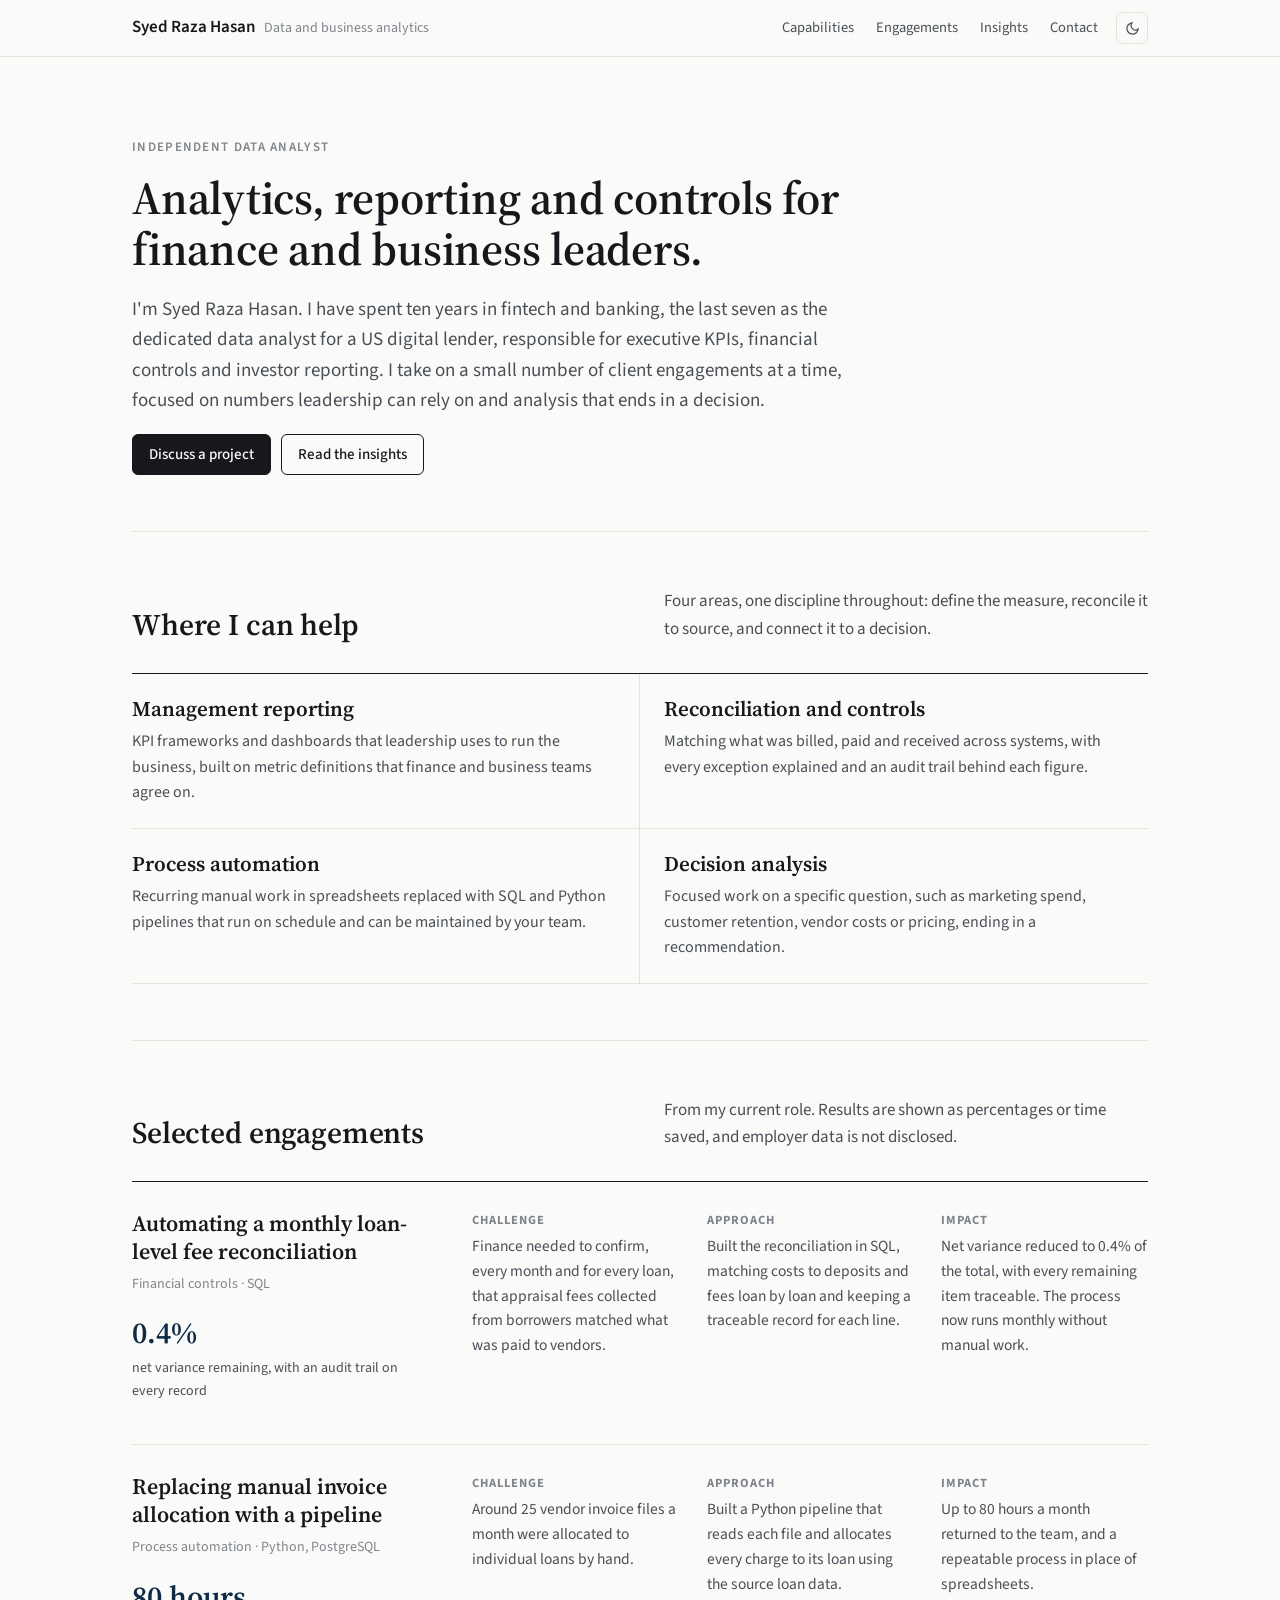
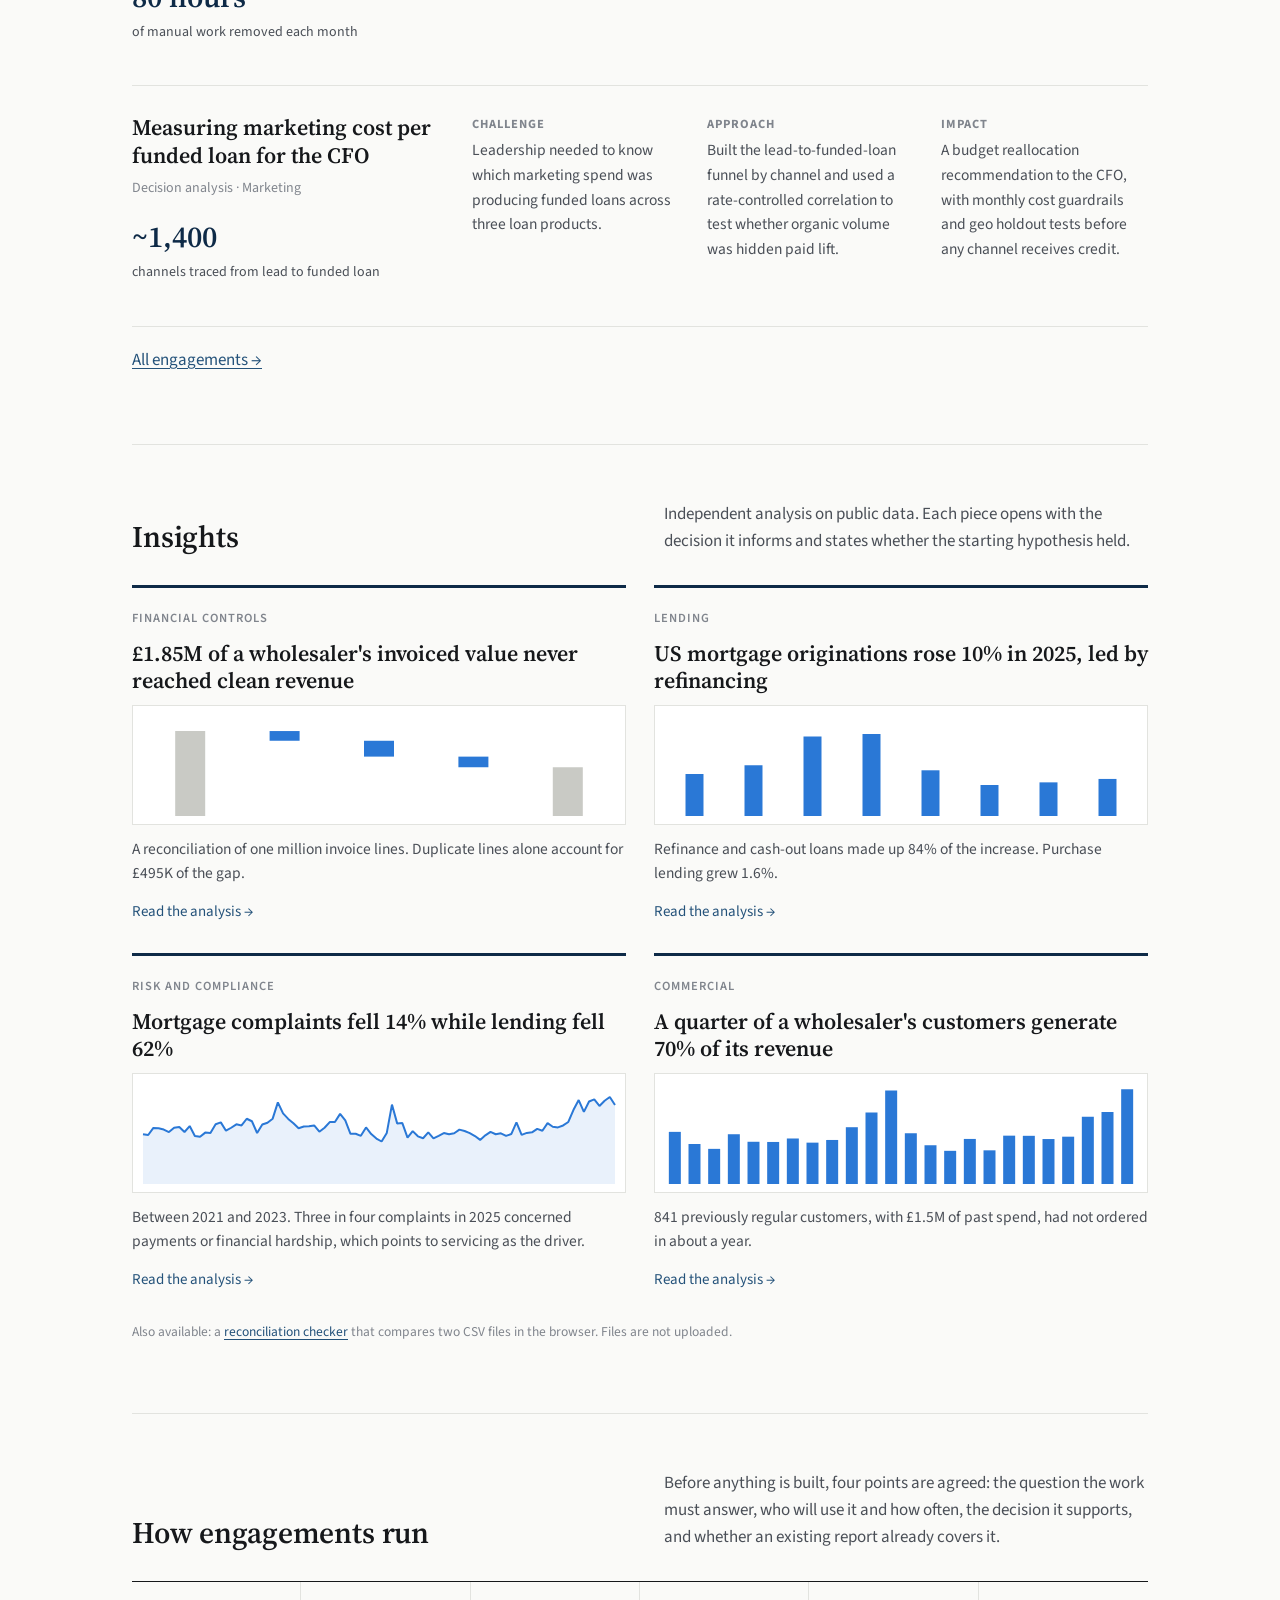
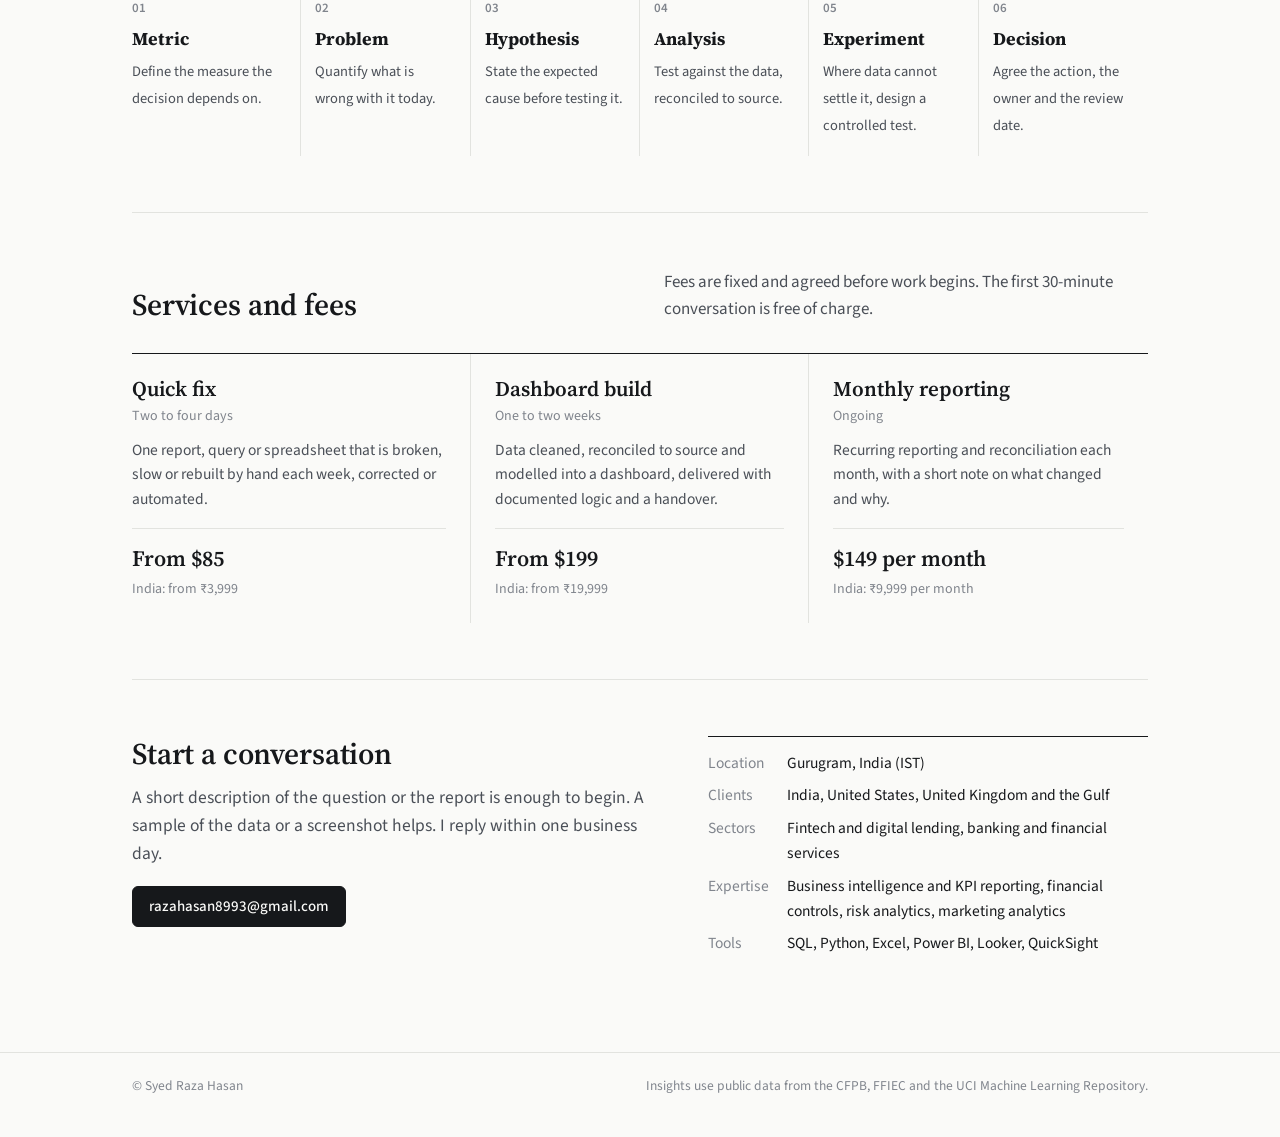
<file: index.html>
<!doctype html>
<html lang="en">
<head>
<meta charset="utf-8">
<meta name="viewport" content="width=device-width, initial-scale=1">
<title>Syed Raza Hasan | Data and Business Analytics</title>
<meta name="description" content="Independent data analyst. Analytics, reporting and controls for finance and business leaders. Ten years in fintech and banking.">
<meta property="og:title" content="Syed Raza Hasan | Data and Business Analytics">
<meta property="og:description" content="Analytics, reporting and controls for finance and business leaders.">
<link rel="preconnect" href="https://fonts.googleapis.com">
<link rel="preconnect" href="https://fonts.gstatic.com" crossorigin>
<link href="https://fonts.googleapis.com/css2?family=Source+Sans+3:wght@400;600&family=Source+Serif+4:opsz,wght@8..60,500;8..60,600&display=swap" rel="stylesheet">
<link rel="stylesheet" href="assets/style.css?v=12">
<link rel="icon" href="assets/favicon.svg" type="image/svg+xml">
</head>
<body>
<header class="site-head">
  <div class="wrap">
    <a class="brand" href="index.html">Syed Raza Hasan<small>Data and business analytics</small></a>
    <nav class="nav">
      <a class="hide-sm" href="#capabilities">Capabilities</a>
      <a class="hide-sm" href="#engagements">Engagements</a>
      <a href="#insights">Insights</a>
      <a href="#contact">Contact</a>
      <button class="theme-btn" type="button" aria-label="Toggle theme"></button>
    </nav>
  </div>
</header>

<main class="wrap">
  <div class="hero-block">
    <p class="kicker">Independent data analyst</p>
    <h1>Analytics, reporting and controls for finance and business leaders.</h1>
    <p class="lede">I'm Syed Raza Hasan. I have spent ten years in fintech and banking, the last seven as the dedicated data analyst for a US digital lender, responsible for executive KPIs, financial controls and investor reporting. I take on a small number of client engagements at a time, focused on numbers leadership can rely on and analysis that ends in a decision.</p>
    <div class="cta-row">
      <a class="btn primary" href="mailto:razahasan8993@gmail.com?subject=Project%20enquiry">Discuss a project</a>
      <a class="btn" href="#insights">Read the insights</a>
    </div>
  </div>

  <section class="section" id="capabilities">
    <div class="section-head">
      <h2>Where I can help</h2>
      <p>Four areas, one discipline throughout: define the measure, reconcile it to source, and connect it to a decision.</p>
    </div>
    <div class="capabilities">
      <div class="capability"><h3>Management reporting</h3><p>KPI frameworks and dashboards that leadership uses to run the business, built on metric definitions that finance and business teams agree on.</p></div>
      <div class="capability"><h3>Reconciliation and controls</h3><p>Matching what was billed, paid and received across systems, with every exception explained and an audit trail behind each figure.</p></div>
      <div class="capability"><h3>Process automation</h3><p>Recurring manual work in spreadsheets replaced with SQL and Python pipelines that run on schedule and can be maintained by your team.</p></div>
      <div class="capability"><h3>Decision analysis</h3><p>Focused work on a specific question, such as marketing spend, customer retention, vendor costs or pricing, ending in a recommendation.</p></div>
    </div>
  </section>

  <section class="section" id="engagements">
    <div class="section-head">
      <h2>Selected engagements</h2>
      <p>From my current role. Results are shown as percentages or time saved, and employer data is not disclosed.</p>
    </div>

    <article class="engagement">
      <div>
        <h3>Automating a monthly loan-level fee reconciliation</h3>
        <p class="tagline">Financial controls &middot; SQL</p>
        <p class="impact">0.4%<span>net variance remaining, with an audit trail on every record</span></p>
      </div>
      <div class="cap-grid">
        <div><h4>Challenge</h4><p>Finance needed to confirm, every month and for every loan, that appraisal fees collected from borrowers matched what was paid to vendors.</p></div>
        <div><h4>Approach</h4><p>Built the reconciliation in SQL, matching costs to deposits and fees loan by loan and keeping a traceable record for each line.</p></div>
        <div><h4>Impact</h4><p>Net variance reduced to 0.4% of the total, with every remaining item traceable. The process now runs monthly without manual work.</p></div>
      </div>
    </article>

    <article class="engagement">
      <div>
        <h3>Replacing manual invoice allocation with a pipeline</h3>
        <p class="tagline">Process automation &middot; Python, PostgreSQL</p>
        <p class="impact">80 hours<span>of manual work removed each month</span></p>
      </div>
      <div class="cap-grid">
        <div><h4>Challenge</h4><p>Around 25 vendor invoice files a month were allocated to individual loans by hand.</p></div>
        <div><h4>Approach</h4><p>Built a Python pipeline that reads each file and allocates every charge to its loan using the source loan data.</p></div>
        <div><h4>Impact</h4><p>Up to 80 hours a month returned to the team, and a repeatable process in place of spreadsheets.</p></div>
      </div>
    </article>

    <article class="engagement">
      <div>
        <h3>Measuring marketing cost per funded loan for the CFO</h3>
        <p class="tagline">Decision analysis &middot; Marketing</p>
        <p class="impact">~1,400<span>channels traced from lead to funded loan</span></p>
      </div>
      <div class="cap-grid">
        <div><h4>Challenge</h4><p>Leadership needed to know which marketing spend was producing funded loans across three loan products.</p></div>
        <div><h4>Approach</h4><p>Built the lead-to-funded-loan funnel by channel and used a rate-controlled correlation to test whether organic volume was hidden paid lift.</p></div>
        <div><h4>Impact</h4><p>A budget reallocation recommendation to the CFO, with monthly cost guardrails and geo holdout tests before any channel receives credit.</p></div>
      </div>
    </article>
    <p style="margin-top:20px"><a href="engagements.html">All engagements &rarr;</a></p>
  </section>

  <section class="section" id="insights">
    <div class="section-head">
      <h2>Insights</h2>
      <p>Independent analysis on public data. Each piece opens with the decision it informs and states whether the starting hypothesis held.</p>
    </div>
    <div class="insights">
      <a class="insight" href="work/leak-audit.html">
        <span class="cat">Financial controls</span>
        <h3>&pound;1.85M of a wholesaler's invoiced value never reached clean revenue</h3>
        <div class="thumb" id="th-audit"></div>
        <p>A reconciliation of one million invoice lines. Duplicate lines alone account for &pound;495K of the gap.</p>
        <span class="more">Read the analysis &rarr;</span>
      </a>
      <a class="insight" href="work/us-mortgage-market.html">
        <span class="cat">Lending</span>
        <h3>US mortgage originations rose 10% in 2025, led by refinancing</h3>
        <div class="thumb" id="th-hmda"></div>
        <p>Refinance and cash-out loans made up 84% of the increase. Purchase lending grew 1.6%.</p>
        <span class="more">Read the analysis &rarr;</span>
      </a>
      <a class="insight" href="work/mortgage-complaints.html">
        <span class="cat">Risk and compliance</span>
        <h3>Mortgage complaints fell 14% while lending fell 62%</h3>
        <div class="thumb" id="th-cfpb"></div>
        <p>Between 2021 and 2023. Three in four complaints in 2025 concerned payments or financial hardship, which points to servicing as the driver.</p>
        <span class="more">Read the analysis &rarr;</span>
      </a>
      <a class="insight" href="work/retail-customers.html">
        <span class="cat">Commercial</span>
        <h3>A quarter of a wholesaler's customers generate 70% of its revenue</h3>
        <div class="thumb" id="th-retail"></div>
        <p>841 previously regular customers, with &pound;1.5M of past spend, had not ordered in about a year.</p>
        <span class="more">Read the analysis &rarr;</span>
      </a>
    </div>
    <p class="small muted" style="margin-top:28px">Also available: a <a href="reconciliation-checker.html">reconciliation checker</a> that compares two CSV files in the browser. Files are not uploaded.</p>
  </section>

  <section class="section" id="approach">
    <div class="section-head">
      <h2>How engagements run</h2>
      <p>Before anything is built, four points are agreed: the question the work must answer, who will use it and how often, the decision it supports, and whether an existing report already covers it.</p>
    </div>
    <ol class="method-steps">
      <li><b>Metric</b><span>Define the measure the decision depends on.</span></li>
      <li><b>Problem</b><span>Quantify what is wrong with it today.</span></li>
      <li><b>Hypothesis</b><span>State the expected cause before testing it.</span></li>
      <li><b>Analysis</b><span>Test against the data, reconciled to source.</span></li>
      <li><b>Experiment</b><span>Where data cannot settle it, design a controlled test.</span></li>
      <li><b>Decision</b><span>Agree the action, the owner and the review date.</span></li>
    </ol>
  </section>

  <section class="section" id="models">
    <div class="section-head">
      <h2>Services and fees</h2>
      <p>Fees are fixed and agreed before work begins. The first 30-minute conversation is free of charge.</p>
    </div>
    <div class="models">
      <div class="model"><h3>Quick fix</h3><p class="dur">Two to four days</p><p>One report, query or spreadsheet that is broken, slow or rebuilt by hand each week, corrected or automated.</p><p class="fee">From $85<span>India: from &#8377;3,999</span></p></div>
      <div class="model"><h3>Dashboard build</h3><p class="dur">One to two weeks</p><p>Data cleaned, reconciled to source and modelled into a dashboard, delivered with documented logic and a handover.</p><p class="fee">From $199<span>India: from &#8377;19,999</span></p></div>
      <div class="model"><h3>Monthly reporting</h3><p class="dur">Ongoing</p><p>Recurring reporting and reconciliation each month, with a short note on what changed and why.</p><p class="fee">$149 per month<span>India: &#8377;9,999 per month</span></p></div>
    </div>
  </section>

  <section class="section" id="contact">
    <div class="contact-block">
      <div>
        <h2>Start a conversation</h2>
        <p class="lede" style="font-size:17.5px">A short description of the question or the report is enough to begin. A sample of the data or a screenshot helps. I reply within one business day.</p>
        <div class="cta-row"><a class="btn primary" href="mailto:razahasan8993@gmail.com?subject=Project%20enquiry">razahasan8993@gmail.com</a></div>
      </div>
      <dl>
        <dt>Location</dt><dd>Gurugram, India (IST)</dd>
        <dt>Clients</dt><dd>India, United States, United Kingdom and the Gulf</dd>
        <dt>Sectors</dt><dd>Fintech and digital lending, banking and financial services</dd>
        <dt>Expertise</dt><dd>Business intelligence and KPI reporting, financial controls, risk analytics, marketing analytics</dd>
        <dt>Tools</dt><dd>SQL, Python, Excel, Power BI, Looker, QuickSight</dd>
      </dl>
    </div>
  </section>
</main>

<footer class="site-foot"><div class="wrap"><span>&copy; Syed Raza Hasan</span><span>Insights use public data from the CFPB, FFIEC and the UCI Machine Learning Repository.</span></div></footer>

<script src="assets/echarts.min.js?v=5.5.1"></script>
<script src="assets/viz.js?v=11"></script>
<script src="data/audit.js?v=5"></script>
<script src="data/hmda.js?v=3"></script>
<script src="data/complaints.js?v=3"></script>
<script src="data/retail.js?v=3"></script>
<script>
(function () {
  const { css } = V;
  const mini = (el, build) => V.register(el, () => Object.assign({ animation: false, grid: { left: 10, right: 10, top: 12, bottom: 8 } }, build()));
  const A = window.AUDIT.waterfall;
  mini("th-audit", () => {
    const base = [], vals = [];
    let run = A[0][1];
    A.forEach((r, i) => {
      if (i === 0 || i === A.length - 1) { base.push(0); vals.push({ value: r[1], itemStyle: { color: css("--axis") } }); }
      else { run += r[1]; base.push(run); vals.push({ value: -r[1], itemStyle: { color: css("--s1") } }); }
    });
    return { xAxis: { type: "category", show: false, data: A.map(r => r[0]) }, yAxis: { type: "value", show: false, min: 16e6 },
      series: [{ type: "bar", stack: "w", data: base, itemStyle: { color: "transparent" }, silent: true }, { type: "bar", stack: "w", data: vals, barMaxWidth: 30, silent: true }] };
  });
  const H = window.HMDA, yrs = H.years.map(String);
  mini("th-hmda", () => ({ xAxis: { type: "category", show: false, data: yrs }, yAxis: { type: "value", show: false },
    series: [{ type: "bar", data: yrs.map(y => H.states.reduce((a, s) => a + H.by_purpose[s][y].reduce((b, r) => b + r[1], 0), 0)), barMaxWidth: 18, itemStyle: { color: css("--s1") }, silent: true }] }));
  const C = window.COMPLAINTS, m = C.monthly;
  mini("th-cfpb", () => ({ xAxis: { type: "category", show: false, data: m.months, boundaryGap: false }, yAxis: { type: "value", show: false, min: 0 },
    series: [{ type: "line", data: m.months.map((_, i) => C.products.reduce((a, p) => a + m.series[p][i], 0)), showSymbol: false, lineStyle: { width: 2, color: css("--s1") }, areaStyle: { color: css("--s1"), opacity: 0.1 }, silent: true }] }));
  const R = window.RETAIL;
  mini("th-retail", () => ({ xAxis: { type: "category", show: false, data: R.monthly.months }, yAxis: { type: "value", show: false },
    series: [{ type: "bar", data: R.monthly.gross, barMaxWidth: 12, itemStyle: { color: css("--s1") }, silent: true }] }));
})();
</script>
</body>
</html>
</file>
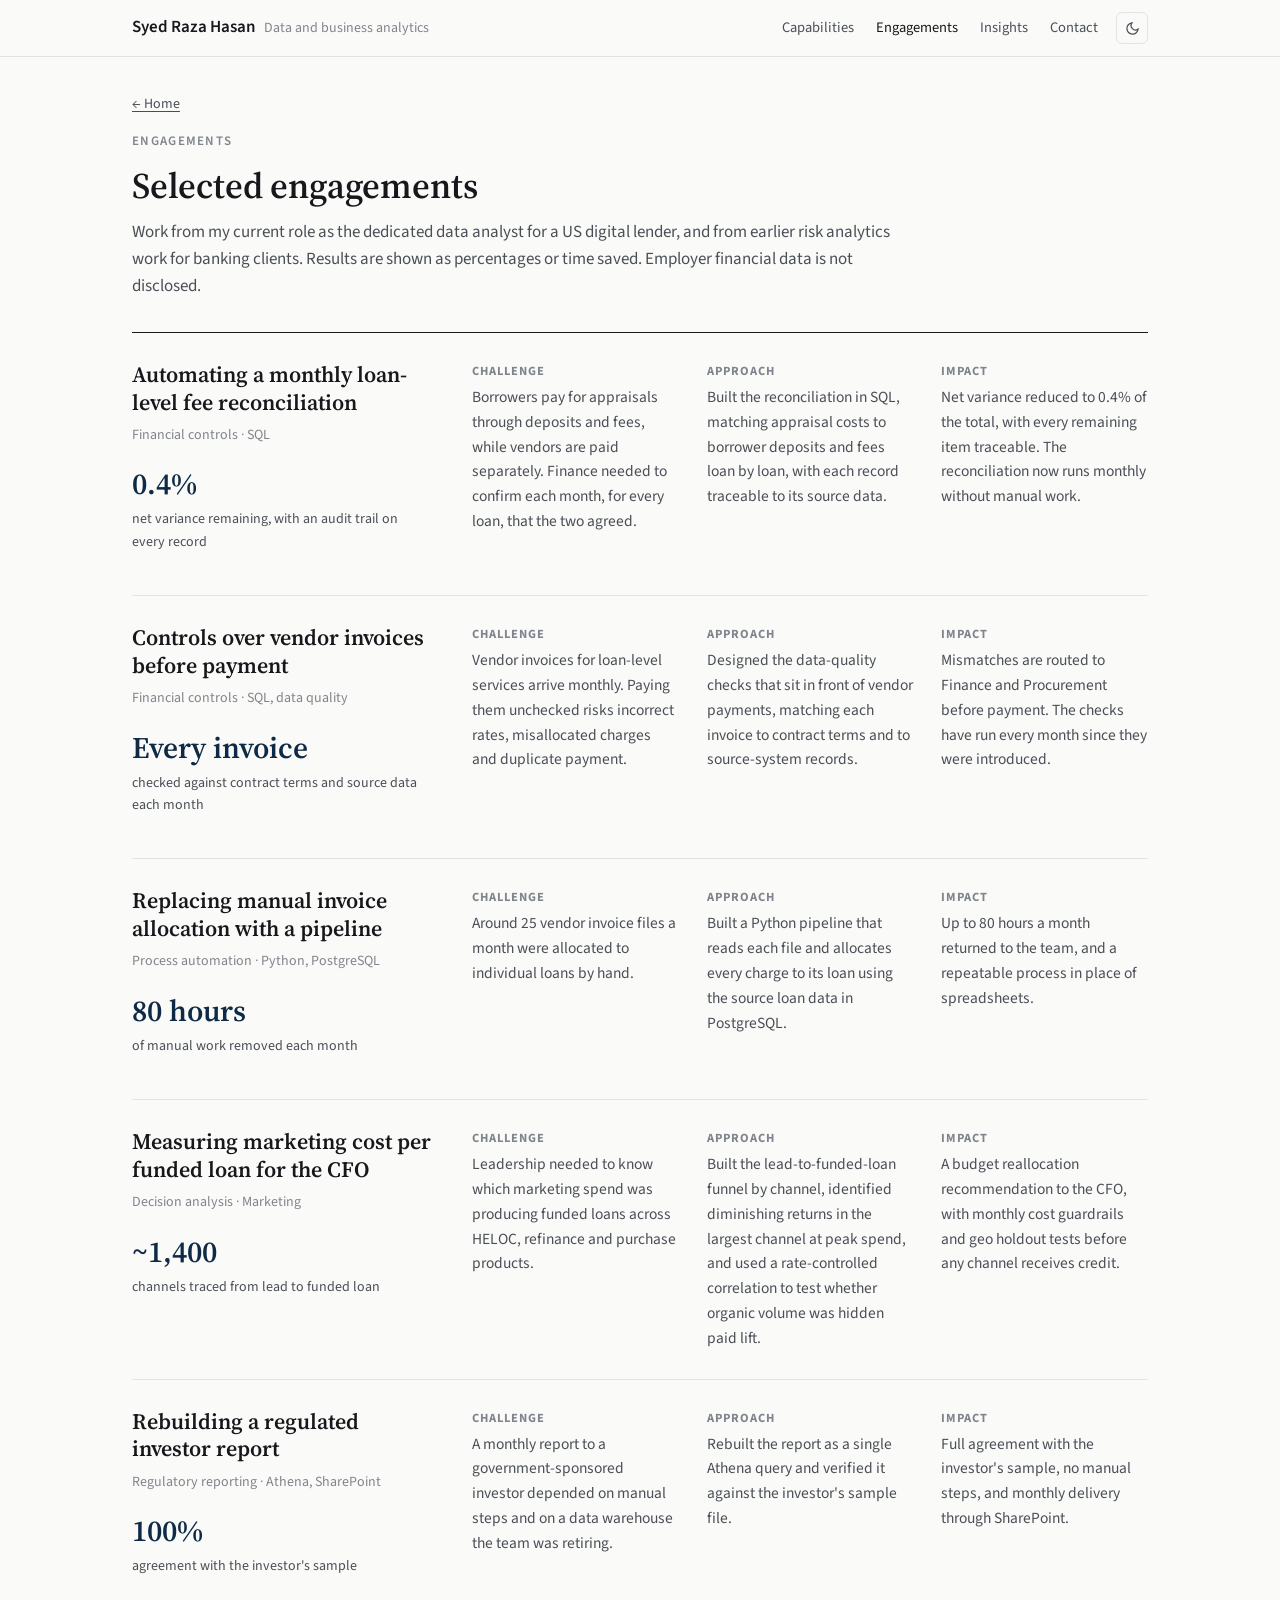
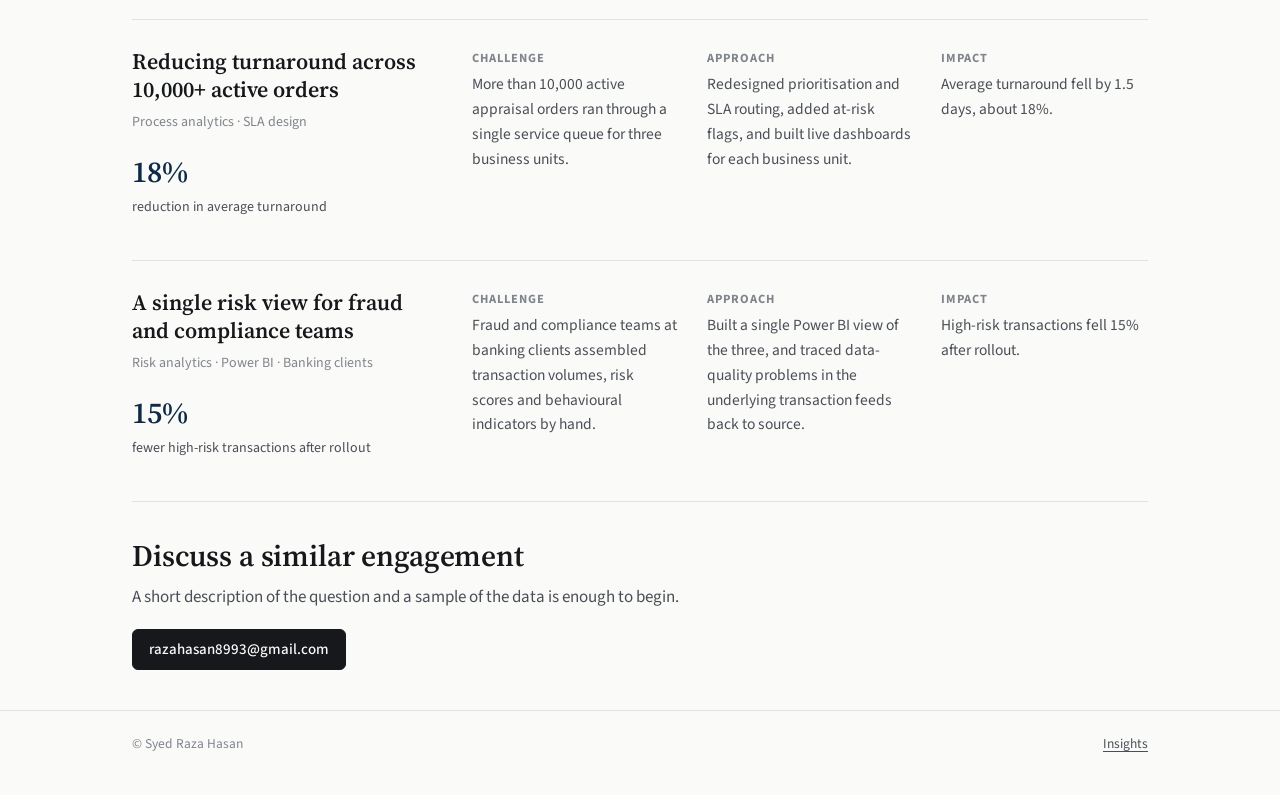
<file: engagements.html>
<!doctype html>
<html lang="en">
<head>
<meta charset="utf-8">
<meta name="viewport" content="width=device-width, initial-scale=1">
<title>Engagements | Syed Raza Hasan</title>
<meta name="description" content="Selected engagements in financial controls, automation, decision analysis and regulatory reporting from ten years in fintech and banking.">
<link rel="preconnect" href="https://fonts.googleapis.com">
<link rel="preconnect" href="https://fonts.gstatic.com" crossorigin>
<link href="https://fonts.googleapis.com/css2?family=Source+Sans+3:wght@400;600&family=Source+Serif+4:opsz,wght@8..60,500;8..60,600&display=swap" rel="stylesheet">
<link rel="stylesheet" href="assets/style.css?v=12">
<link rel="icon" href="assets/favicon.svg" type="image/svg+xml">
</head>
<body>
<header class="site-head">
  <div class="wrap">
    <a class="brand" href="index.html">Syed Raza Hasan<small>Data and business analytics</small></a>
    <nav class="nav">
      <a class="hide-sm" href="index.html#capabilities">Capabilities</a>
      <a class="hide-sm" href="index.html#engagements" aria-current="page">Engagements</a>
      <a href="index.html#insights">Insights</a>
      <a href="index.html#contact">Contact</a>
      <button class="theme-btn" type="button" aria-label="Toggle theme"></button>
    </nav>
  </div>
</header>

<main class="wrap">
  <div class="dash-head">
    <div class="crumbs"><a href="index.html#engagements">&larr; Home</a></div>
    <p class="kicker">Engagements</p>
    <h1>Selected engagements</h1>
    <p class="lede">Work from my current role as the dedicated data analyst for a US digital lender, and from earlier risk analytics work for banking clients. Results are shown as percentages or time saved. Employer financial data is not disclosed.</p>
  </div>

  <article class="engagement">
    <div>
      <h3>Automating a monthly loan-level fee reconciliation</h3>
      <p class="tagline">Financial controls &middot; SQL</p>
      <p class="impact">0.4%<span>net variance remaining, with an audit trail on every record</span></p>
    </div>
    <div class="cap-grid">
      <div><h4>Challenge</h4><p>Borrowers pay for appraisals through deposits and fees, while vendors are paid separately. Finance needed to confirm each month, for every loan, that the two agreed.</p></div>
      <div><h4>Approach</h4><p>Built the reconciliation in SQL, matching appraisal costs to borrower deposits and fees loan by loan, with each record traceable to its source data.</p></div>
      <div><h4>Impact</h4><p>Net variance reduced to 0.4% of the total, with every remaining item traceable. The reconciliation now runs monthly without manual work.</p></div>
    </div>
  </article>

  <article class="engagement">
    <div>
      <h3>Controls over vendor invoices before payment</h3>
      <p class="tagline">Financial controls &middot; SQL, data quality</p>
      <p class="impact">Every invoice<span>checked against contract terms and source data each month</span></p>
    </div>
    <div class="cap-grid">
      <div><h4>Challenge</h4><p>Vendor invoices for loan-level services arrive monthly. Paying them unchecked risks incorrect rates, misallocated charges and duplicate payment.</p></div>
      <div><h4>Approach</h4><p>Designed the data-quality checks that sit in front of vendor payments, matching each invoice to contract terms and to source-system records.</p></div>
      <div><h4>Impact</h4><p>Mismatches are routed to Finance and Procurement before payment. The checks have run every month since they were introduced.</p></div>
    </div>
  </article>

  <article class="engagement">
    <div>
      <h3>Replacing manual invoice allocation with a pipeline</h3>
      <p class="tagline">Process automation &middot; Python, PostgreSQL</p>
      <p class="impact">80 hours<span>of manual work removed each month</span></p>
    </div>
    <div class="cap-grid">
      <div><h4>Challenge</h4><p>Around 25 vendor invoice files a month were allocated to individual loans by hand.</p></div>
      <div><h4>Approach</h4><p>Built a Python pipeline that reads each file and allocates every charge to its loan using the source loan data in PostgreSQL.</p></div>
      <div><h4>Impact</h4><p>Up to 80 hours a month returned to the team, and a repeatable process in place of spreadsheets.</p></div>
    </div>
  </article>

  <article class="engagement">
    <div>
      <h3>Measuring marketing cost per funded loan for the CFO</h3>
      <p class="tagline">Decision analysis &middot; Marketing</p>
      <p class="impact">~1,400<span>channels traced from lead to funded loan</span></p>
    </div>
    <div class="cap-grid">
      <div><h4>Challenge</h4><p>Leadership needed to know which marketing spend was producing funded loans across HELOC, refinance and purchase products.</p></div>
      <div><h4>Approach</h4><p>Built the lead-to-funded-loan funnel by channel, identified diminishing returns in the largest channel at peak spend, and used a rate-controlled correlation to test whether organic volume was hidden paid lift.</p></div>
      <div><h4>Impact</h4><p>A budget reallocation recommendation to the CFO, with monthly cost guardrails and geo holdout tests before any channel receives credit.</p></div>
    </div>
  </article>

  <article class="engagement">
    <div>
      <h3>Rebuilding a regulated investor report</h3>
      <p class="tagline">Regulatory reporting &middot; Athena, SharePoint</p>
      <p class="impact">100%<span>agreement with the investor's sample</span></p>
    </div>
    <div class="cap-grid">
      <div><h4>Challenge</h4><p>A monthly report to a government-sponsored investor depended on manual steps and on a data warehouse the team was retiring.</p></div>
      <div><h4>Approach</h4><p>Rebuilt the report as a single Athena query and verified it against the investor's sample file.</p></div>
      <div><h4>Impact</h4><p>Full agreement with the investor's sample, no manual steps, and monthly delivery through SharePoint.</p></div>
    </div>
  </article>

  <article class="engagement">
    <div>
      <h3>Reducing turnaround across 10,000+ active orders</h3>
      <p class="tagline">Process analytics &middot; SLA design</p>
      <p class="impact">18%<span>reduction in average turnaround</span></p>
    </div>
    <div class="cap-grid">
      <div><h4>Challenge</h4><p>More than 10,000 active appraisal orders ran through a single service queue for three business units.</p></div>
      <div><h4>Approach</h4><p>Redesigned prioritisation and SLA routing, added at-risk flags, and built live dashboards for each business unit.</p></div>
      <div><h4>Impact</h4><p>Average turnaround fell by 1.5 days, about 18%.</p></div>
    </div>
  </article>

  <article class="engagement">
    <div>
      <h3>A single risk view for fraud and compliance teams</h3>
      <p class="tagline">Risk analytics &middot; Power BI &middot; Banking clients</p>
      <p class="impact">15%<span>fewer high-risk transactions after rollout</span></p>
    </div>
    <div class="cap-grid">
      <div><h4>Challenge</h4><p>Fraud and compliance teams at banking clients assembled transaction volumes, risk scores and behavioural indicators by hand.</p></div>
      <div><h4>Approach</h4><p>Built a single Power BI view of the three, and traced data-quality problems in the underlying transaction feeds back to source.</p></div>
      <div><h4>Impact</h4><p>High-risk transactions fell 15% after rollout.</p></div>
    </div>
  </article>

  <div style="margin:36px 0 12px">
    <h2 style="margin-bottom:10px">Discuss a similar engagement</h2>
    <p class="lede" style="font-size:17px;margin-top:0">A short description of the question and a sample of the data is enough to begin.</p>
    <div class="cta-row"><a class="btn primary" href="mailto:razahasan8993@gmail.com?subject=Project%20enquiry">razahasan8993@gmail.com</a></div>
  </div>
</main>

<footer class="site-foot"><div class="wrap"><span>&copy; Syed Raza Hasan</span><span><a href="index.html#insights">Insights</a></span></div></footer>
<script src="assets/viz.js?v=11"></script>
</body>
</html>
</file>
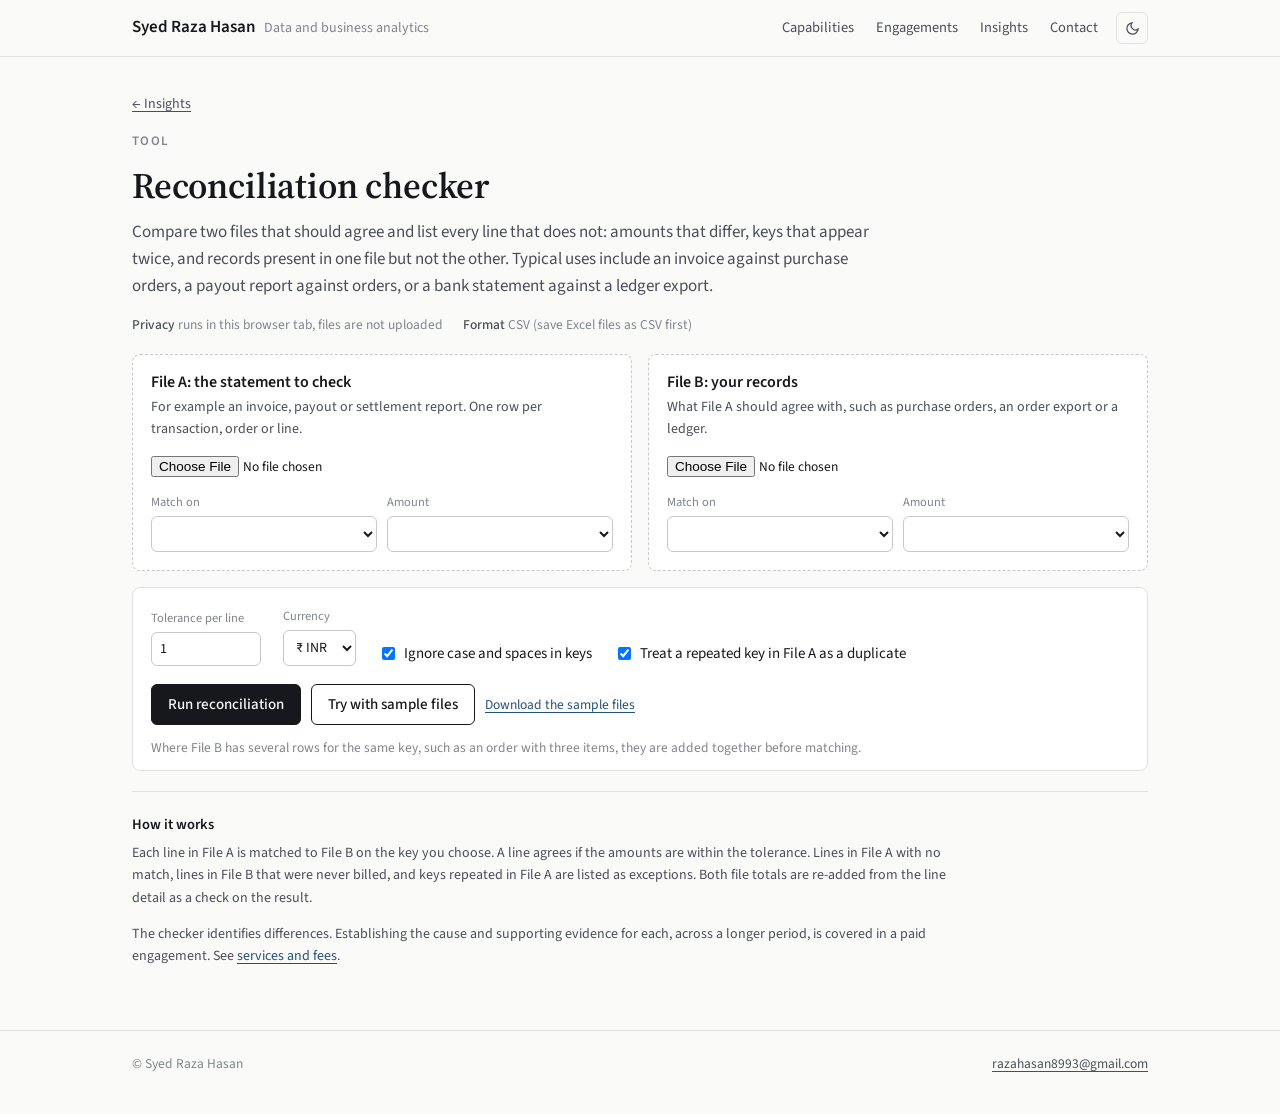
<file: reconciliation-checker.html>
<!doctype html>
<html lang="en">
<head>
<meta charset="utf-8">
<meta name="viewport" content="width=device-width, initial-scale=1">
<title>Reconciliation Checker | Syed Raza Hasan</title>
<meta name="description" content="Compare two CSV files and list every line that does not agree. Runs in the browser. Files are not uploaded.">
<link rel="preconnect" href="https://fonts.googleapis.com">
<link rel="preconnect" href="https://fonts.gstatic.com" crossorigin>
<link href="https://fonts.googleapis.com/css2?family=Source+Sans+3:wght@400;600&family=Source+Serif+4:opsz,wght@8..60,500;8..60,600&display=swap" rel="stylesheet">
<link rel="stylesheet" href="assets/style.css?v=12">
<link rel="icon" href="assets/favicon.svg" type="image/svg+xml">
</head>
<body>
<header class="site-head">
  <div class="wrap">
    <a class="brand" href="index.html">Syed Raza Hasan<small>Data and business analytics</small></a>
    <nav class="nav">
      <a class="hide-sm" href="index.html#capabilities">Capabilities</a>
      <a class="hide-sm" href="index.html#engagements">Engagements</a>
      <a href="index.html#insights">Insights</a>
      <a href="index.html#contact">Contact</a>
      <button class="theme-btn" type="button" aria-label="Toggle theme"></button>
    </nav>
  </div>
</header>

<main class="wrap">
  <div class="dash-head">
    <div class="crumbs"><a href="index.html#insights">&larr; Insights</a></div>
    <p class="kicker">Tool</p>
    <h1>Reconciliation checker</h1>
    <p class="lede">Compare two files that should agree and list every line that does not: amounts that differ, keys that appear twice, and records present in one file but not the other. Typical uses include an invoice against purchase orders, a payout report against orders, or a bank statement against a ledger export.</p>
    <div class="meta-row"><span><b>Privacy</b> runs in this browser tab, files are not uploaded</span><span><b>Format</b> CSV (save Excel files as CSV first)</span></div>
  </div>

  <div class="dash-grid two">
    <div class="drop" id="drop-a">
      <h3>File A: the statement to check</h3>
      <p class="hint">For example an invoice, payout or settlement report. One row per transaction, order or line.</p>
      <input type="file" id="file-a" accept=".csv,.txt,text/csv">
      <div class="loaded" id="info-a"></div>
      <div class="fields" id="fields-a" hidden>
        <label class="field">Match on<select id="key-a"></select></label>
        <label class="field">Amount<select id="amt-a"></select></label>
      </div>
    </div>
    <div class="drop" id="drop-b">
      <h3>File B: your records</h3>
      <p class="hint">What File A should agree with, such as purchase orders, an order export or a ledger.</p>
      <input type="file" id="file-b" accept=".csv,.txt,text/csv">
      <div class="loaded" id="info-b"></div>
      <div class="fields" id="fields-b" hidden>
        <label class="field">Match on<select id="key-b"></select></label>
        <label class="field">Amount<select id="amt-b"></select></label>
      </div>
    </div>
  </div>

  <div class="panel" style="margin-bottom:16px">
    <div style="display:flex;flex-wrap:wrap;gap:14px 22px;align-items:end">
      <label class="field">Tolerance per line<input type="number" id="tol" value="1" min="0" step="0.01" style="width:110px"></label>
      <label class="field">Currency<select id="cur"><option value="&#8377;">&#8377; INR</option><option value="$">$ USD</option><option value="&pound;">&pound; GBP</option><option value="">None</option></select></label>
      <label style="display:flex;gap:6px;align-items:center;font-size:15px"><input type="checkbox" id="opt-case" checked> Ignore case and spaces in keys</label>
      <label style="display:flex;gap:6px;align-items:center;font-size:15px"><input type="checkbox" id="opt-dup" checked> Treat a repeated key in File A as a duplicate</label>
    </div>
    <div class="cta-row">
      <button class="btn primary" id="run" type="button" disabled>Run reconciliation</button>
      <button class="btn" id="sample" type="button">Try with sample files</button>
      <a class="small" id="dl-samples" href="#" style="align-self:center">Download the sample files</a>
    </div>
    <p class="small muted" style="margin:12px 0 0">Where File B has several rows for the same key, such as an order with three items, they are added together before matching.</p>
  </div>

  <div id="results" hidden>
    <div class="dash-grid wide-left">
      <div class="panel">
        <div class="panel-head"><div><h3>Summary</h3><p id="res-title"></p></div></div>
        <table class="summary-table" id="summary"></table>
        <p class="small muted" id="foot-note" style="margin:10px 0 0"></p>
      </div>
      <div class="panel" id="p-mix">
        <div class="panel-head"><div><h3>Amount at issue by type</h3><p>Lines where File A is higher than File B, or has no match</p></div></div>
        <div class="chart short" id="c-mix"></div>
        <div id="cta-box" style="border-top:1px solid var(--rule);padding-top:12px;margin-top:6px;font-size:15px"></div>
      </div>
    </div>
    <div class="panel" style="margin-bottom:24px">
      <div class="panel-head">
        <div><h3>Exceptions</h3><p>Every line that did not agree. Select a column to sort.</p></div>
        <div class="panel-tools"><button class="tbl-btn" id="dl-ex" type="button">Download CSV</button></div>
      </div>
      <div class="chips" id="ex-filter"></div>
      <div id="t-ex" style="max-height:480px;overflow:auto"></div>
    </div>
  </div>

  <div class="method">
    <h3>How it works</h3>
    <p>Each line in File A is matched to File B on the key you choose. A line agrees if the amounts are within the tolerance. Lines in File A with no match, lines in File B that were never billed, and keys repeated in File A are listed as exceptions. Both file totals are re-added from the line detail as a check on the result.</p>
    <p>The checker identifies differences. Establishing the cause and supporting evidence for each, across a longer period, is covered in a paid engagement. See <a href="index.html#models">services and fees</a>.</p>
  </div>
</main>

<footer class="site-foot"><div class="wrap"><span>&copy; Syed Raza Hasan</span><span><a href="index.html#contact">razahasan8993@gmail.com</a></span></div></footer>

<script src="assets/echarts.min.js?v=5.5.1"></script>
<script src="assets/viz.js?v=11"></script>
<script>
(function () {
  const { fmt, css } = V;
  const files = { a: null, b: null };

  // ---------- CSV parsing (quotes, embedded commas/newlines, ; or tab delimiters, BOM) ----------
  function parseCSV(text) {
    text = text.replace(/^﻿/, "");
    const first = text.split(/\r?\n/, 1)[0] || "";
    const delim = [",", ";", "\t", "|"].map(d => [d, first.split(d).length]).sort((x, y) => y[1] - x[1])[0][0];
    const rows = []; let row = [], cell = "", q = false;
    for (let i = 0; i < text.length; i++) {
      const c = text[i];
      if (q) {
        if (c === '"') { if (text[i + 1] === '"') { cell += '"'; i++; } else q = false; }
        else cell += c;
      } else if (c === '"') q = true;
      else if (c === delim) { row.push(cell); cell = ""; }
      else if (c === "\n" || c === "\r") { if (c === "\r" && text[i + 1] === "\n") i++; row.push(cell); rows.push(row); row = []; cell = ""; }
      else cell += c;
    }
    if (cell !== "" || row.length) { row.push(cell); rows.push(row); }
    const clean = rows.filter(r => r.some(v => v.trim() !== ""));
    const header = (clean.shift() || []).map((h, i) => h.trim() || "Column " + (i + 1));
    return { header, rows: clean };
  }
  function parseAmt(s) {
    if (s == null) return null;
    let t = String(s).trim();
    if (!t) return null;
    let neg = false;
    if (/^\(.*\)$/.test(t)) { neg = true; t = t.slice(1, -1); }
    if (/-$/.test(t)) { neg = true; t = t.slice(0, -1); }
    t = t.replace(/rs\.?|inr|usd|gbp|[₹$£€\s,]/gi, "");
    const v = parseFloat(t);
    return isNaN(v) ? null : (neg ? -Math.abs(v) : v);
  }

  // ---------- column guesses ----------
  function guess(f) {
    const score = f.header.map((h, i) => {
      const vals = f.rows.slice(0, 500).map(r => r[i]);
      const numeric = vals.filter(v => parseAmt(v) != null).length / (vals.length || 1);
      const uniq = new Set(vals.map(v => (v || "").trim())).size / (vals.length || 1);
      return { i, h, numeric, uniq };
    });
    const keyRx = /awb|tracking|waybill|order|invoice|inv|ref|sku|txn|transaction|utr|po\b|id\b|number|no\.?$/i;
    const amtRx = /amount|amt|total|charge|freight|price|value|payable|net|fee|cost/i;
    const key = score.filter(s => keyRx.test(s.h)).sort((a, b) => b.uniq - a.uniq)[0] || score.slice().sort((a, b) => b.uniq - a.uniq)[0];
    const amts = score.filter(s => s.numeric > 0.8 && s.i !== key.i);
    const amt = amts.filter(s => amtRx.test(s.h)).pop() || amts.pop() || score[score.length - 1];
    return { key: key.i, amt: amt.i };
  }
  function fillSelects(side) {
    const f = files[side], g = guess(f);
    ["key", "amt"].forEach(k => {
      const sel = document.getElementById(k + "-" + side); sel.textContent = "";
      f.header.forEach((h, i) => { const o = document.createElement("option"); o.value = i; o.textContent = h; sel.appendChild(o); });
      sel.value = g[k];
    });
    document.getElementById("fields-" + side).hidden = false;
    document.getElementById("info-" + side).textContent = f.name + " · " + fmt.int(f.rows.length) + " rows · " + f.header.length + " columns";
    document.getElementById("run").disabled = !(files.a && files.b);
  }
  function load(side, name, text) {
    const p = parseCSV(text);
    if (!p.rows.length) { document.getElementById("info-" + side).textContent = "No rows could be read from " + name + "."; return; }
    files[side] = Object.assign(p, { name });
    fillSelects(side);
  }
  ["a", "b"].forEach(side => {
    const input = document.getElementById("file-" + side), zone = document.getElementById("drop-" + side);
    const read = file => { const r = new FileReader(); r.onload = () => load(side, file.name, r.result); r.readAsText(file); };
    input.addEventListener("change", () => input.files[0] && read(input.files[0]));
    zone.addEventListener("dragover", e => { e.preventDefault(); zone.classList.add("over"); });
    zone.addEventListener("dragleave", () => zone.classList.remove("over"));
    zone.addEventListener("drop", e => { e.preventDefault(); zone.classList.remove("over"); if (e.dataTransfer.files[0]) read(e.dataTransfer.files[0]); });
  });

  // ---------- sample files (illustrative, deterministic): a courier invoice and a shipping log ----------
  function samples() {
    let s = 7; const rnd = () => (s = (s * 1103515245 + 12345) % 2147483648) / 2147483648;
    const RATE = { A: 32, B: 38, C: 45, D: 54 }, Z = Object.keys(RATE);
    const charge = (w, z) => Math.ceil(w / 0.5) * RATE[z];
    const log = [["AWB", "Order ID", "Declared weight (kg)", "Zone", "Expected charge"]];
    const bill = [["AWB No", "Charged weight (kg)", "Zone", "Freight amount"]];
    for (let i = 0; i < 60; i++) {
      const awb = "SR26" + String(4100 + i * 3).padStart(5, "0");
      const w = [0.4, 0.5, 0.8, 1, 1.4, 2][Math.floor(rnd() * 6)], z = Z[Math.floor(rnd() * 4)];
      const exp = charge(w, z);
      if (i !== 41) log.push([awb, "ORD-" + (88120 + i), w, z, exp]);
      let cw = w;
      if ([3, 11, 19, 27, 52].includes(i)) cw = w + (i % 2 ? 0.5 : 1);   // weight disputes
      if (i === 33) cw = Math.max(0.5, w - 0.5);                         // undercharged
      if (i === 47) continue;                                            // not billed yet
      const amt = charge(cw, z) + (i === 22 ? RATE[z] * 2 : 0);          // return charge on a delivered parcel
      bill.push([awb, cw, z, amt.toFixed(2)]);
      if (i === 8 || i === 36) bill.push([awb, cw, z, amt.toFixed(2)]);   // billed twice
    }
    bill.push(["SR2699871", 1, "C", "90.00"]);                             // not in the log
    const csv = rows => rows.map(r => r.map(v => /[",\n]/.test(String(v)) ? '"' + String(v).replace(/"/g, '""') + '"' : v).join(",")).join("\n");
    return { bill: csv(bill), log: csv(log) };
  }
  document.getElementById("sample").addEventListener("click", () => {
    const sm = samples();
    load("a", "sample_invoice.csv", sm.bill); load("b", "sample_records.csv", sm.log);
    run();
  });
  function download(name, text) {
    const url = URL.createObjectURL(new Blob([text], { type: "text/csv" }));
    const a = document.createElement("a"); a.href = url; a.download = name; document.body.appendChild(a); a.click(); a.remove();
    setTimeout(() => URL.revokeObjectURL(url), 1000);
  }
  document.getElementById("dl-samples").addEventListener("click", e => { e.preventDefault(); const sm = samples(); download("sample_invoice.csv", sm.bill); download("sample_records.csv", sm.log); });

  // ---------- reconciliation ----------
  let last = null, filter = "all", mixChart = null;
  function run() {
    const ka = +document.getElementById("key-a").value, aa = +document.getElementById("amt-a").value;
    const kb = +document.getElementById("key-b").value, ab = +document.getElementById("amt-b").value;
    const tol = Math.max(0, parseFloat(document.getElementById("tol").value) || 0);
    const ignore = document.getElementById("opt-case").checked, dupMode = document.getElementById("opt-dup").checked;
    const norm = k => { k = String(k == null ? "" : k).trim(); return ignore ? k.toUpperCase().replace(/\s+/g, "") : k; };

    let blankA = 0, blankB = 0, badA = 0, badB = 0;
    const recs = new Map(); let recTotal = 0;
    files.b.rows.forEach(r => {
      const k = norm(r[kb]); if (!k) { blankB++; return; }
      const v = parseAmt(r[ab]); if (v == null) { badB++; return; }
      recTotal += v;
      const e = recs.get(k); if (e) { e.amt += v; e.n++; } else recs.set(k, { key: String(r[kb]).trim(), amt: v, n: 1 });
    });
    const billLines = []; let billTotal = 0;
    files.a.rows.forEach(r => {
      const k = norm(r[ka]); if (!k) { blankA++; return; }
      const v = parseAmt(r[aa]); if (v == null) { badA++; return; }
      billTotal += v; billLines.push({ k, key: String(r[ka]).trim(), amt: v });
    });
    const ex = [], seen = new Map(), S = { ok: [0, 0], var: [0, 0, 0, 0], dup: [0, 0], nob: [0, 0], nor: [0, 0], recOk: 0, recVar: 0 };
    let lines = billLines;
    if (!dupMode) { const agg = new Map(); billLines.forEach(l => { const e = agg.get(l.k); if (e) e.amt += l.amt; else agg.set(l.k, Object.assign({}, l)); }); lines = [...agg.values()]; }
    lines.forEach(l => {
      if (seen.has(l.k)) { S.dup[0]++; S.dup[1] += l.amt; ex.push({ m: "dup", key: l.key, bill: l.amt, rec: null, diff: l.amt, note: "Duplicate in File A" }); return; }
      seen.set(l.k, true);
      const r = recs.get(l.k);
      if (!r) { S.nob[0]++; S.nob[1] += l.amt; ex.push({ m: "nob", key: l.key, bill: l.amt, rec: null, diff: l.amt, note: "Not in File B" }); return; }
      const d = l.amt - r.amt;
      if (Math.abs(d) <= tol) { S.ok[0]++; S.ok[1] += l.amt; S.recOk += r.amt; }
      else { S.var[0]++; S.var[1] += l.amt; S.recVar += r.amt; if (d > 0) S.var[2] += d; else S.var[3] += d; ex.push({ m: "var", key: l.key, bill: l.amt, rec: r.amt, diff: d, note: d > 0 ? "File A higher" : "File A lower" }); }
    });
    recs.forEach((r, k) => { if (!seen.has(k)) { S.nor[0]++; S.nor[1] += r.amt; ex.push({ m: "nor", key: r.key, bill: null, rec: r.amt, diff: -r.amt, note: "Not in File A" }); } });
    const over = S.var[2] + S.dup[1] + S.nob[1];
    // both file totals must re-add from the line detail
    const footA = Math.abs(S.ok[1] + S.var[1] + S.dup[1] + S.nob[1] - billTotal) < 0.005;
    const footB = Math.abs(S.recOk + S.recVar + S.nor[1] - recTotal) < 0.005;
    last = { ex, S, over, billTotal, recTotal, footA, footB, blankA, blankB, badA, badB, nA: files.a.rows.length, nB: files.b.rows.length };
    render();
  }
  document.getElementById("run").addEventListener("click", run);

  function money(v) { const c = document.getElementById("cur").value; const t = Math.abs(v).toLocaleString("en-IN", { minimumFractionDigits: 2, maximumFractionDigits: 2 }); return (v < 0 ? "−" : "") + c + t; }
  const MK = { ok: ["✓", "ok"], var: ["Δ", "var"], dup: ["D", "dup"], nob: ["∅", "nomatch"], nor: ["∅", "nomatch"] };
  function render() {
    const L = last, S = L.S;
    document.getElementById("results").hidden = false;
    document.getElementById("res-title").textContent = files.a.name + " compared with " + files.b.name;
    const t = document.getElementById("summary"); t.textContent = "";
    const head = t.createTHead().insertRow();
    ["", "Lines", "Amount", ""].forEach(h => { const th = document.createElement("th"); th.textContent = h; head.appendChild(th); });
    const tb = t.createTBody();
    const row = (label, n, amt, mk, flag) => {
      const tr = tb.insertRow(); if (flag) tr.className = "flag";
      tr.insertCell().textContent = label; tr.insertCell().textContent = n == null ? "" : fmt.int(n); tr.insertCell().textContent = amt == null ? "" : money(amt);
      const m = tr.insertCell(); m.className = "m"; if (mk) { const s = document.createElement("span"); s.className = "tm " + MK[mk][1]; s.textContent = MK[mk][0]; m.appendChild(s); }
    };
    row("Agree", S.ok[0], S.ok[1], "ok");
    row("Amount differs (net)", S.var[0], S.var[2] + S.var[3], "var", S.var[0] > 0);
    row("Duplicate in File A", S.dup[0], S.dup[1], "dup", S.dup[0] > 0);
    row("In File A only", S.nob[0], S.nob[1], "nob", S.nob[0] > 0);
    row("In File B only", S.nor[0], S.nor[1], "nor", false);
    const tf = t.createTFoot();
    const frow = (label, n, amt) => { const tr = tf.insertRow(); tr.insertCell().textContent = label; tr.insertCell().textContent = n == null ? "" : fmt.int(n); tr.insertCell().textContent = money(amt); tr.insertCell(); };
    frow("File A total", L.nA, L.billTotal);
    frow("File B total", L.nB, L.recTotal);
    frow("Amount at issue", null, L.over);
    const notes = [];
    notes.push(L.footA && L.footB ? "Both totals agree to the line detail." : "Totals do not re-add from the lines. Check the amount columns.");
    if (L.blankA || L.blankB) notes.push((L.blankA + L.blankB) + " rows had no key and were skipped.");
    if (L.badA || L.badB) notes.push((L.badA + L.badB) + " rows had an unreadable amount.");
    if (S.var[3] < 0) notes.push("File A is lower than File B on some lines, by " + money(Math.abs(S.var[3])) + " in total.");
    document.getElementById("foot-note").textContent = notes.join(" ");

    if (mixChart) { V.update(mixChart); } else mixChart = V.register(document.getElementById("c-mix"), () => {
      const S = last.S;
      const items = [["Amount differs", S.var[2]], ["Duplicate", S.dup[1]], ["In File A only", S.nob[1]]];
      return Object.assign(V.base(), {
        grid: { left: 8, right: 80, top: 4, bottom: 4, containLabel: true },
        xAxis: V.valAxis(v => v, { show: false }),
        yAxis: V.catAxis(items.map(i => i[0]), { inverse: true, axisLine: { show: false }, axisLabel: { color: css("--ink-2"), fontSize: 12.5 } }),
        tooltip: Object.assign(V.base().tooltip, { trigger: "item", formatter: p => V.esc(p.name) + "<br><b>" + V.esc(money(p.value)) + "</b>" }),
        series: [{ type: "bar", data: items.map(i => i[1]), barMaxWidth: 16, itemStyle: { color: css("--s1"), borderRadius: [0, 3, 3, 0] },
          label: { show: true, position: "right", color: css("--ink-2"), fontSize: 12.5, formatter: p => money(p.value) } }],
      });
    });
    const cta = document.getElementById("cta-box"); cta.textContent = "";
    const p = document.createElement("p"); p.style.margin = "0 0 10px"; p.style.color = "var(--ink-2)";
    p.textContent = L.over > 0
      ? "If you would like these differences investigated over a longer period, with the cause and supporting evidence for each, I can help."
      : "The two files agree. If the same check is needed every month, it can be set up to run on a schedule.";
    cta.appendChild(p);
    const a = document.createElement("a"); a.className = "btn"; a.href = "mailto:razahasan8993@gmail.com?subject=Reconciliation%20review"; a.textContent = "Discuss a review"; cta.appendChild(a);
    drawFilter(); drawTable();
    document.getElementById("results").scrollIntoView({ behavior: "smooth", block: "start" });
  }
  function drawFilter() {
    const el = document.getElementById("ex-filter"); el.textContent = "";
    const counts = { all: last.ex.length, var: 0, dup: 0, nob: 0, nor: 0 }; last.ex.forEach(e => counts[e.m]++);
    [["all", "All"], ["var", "Amount differs"], ["dup", "Duplicate"], ["nob", "In File A only"], ["nor", "In File B only"]].forEach(([k, l]) => {
      const b = document.createElement("button"); b.type = "button"; b.textContent = l + " (" + counts[k] + ")"; b.setAttribute("aria-pressed", filter === k);
      b.addEventListener("click", () => { filter = k; drawFilter(); drawTable(); }); el.appendChild(b);
    });
  }
  function drawTable() {
    const rows = last.ex.filter(e => filter === "all" || e.m === filter);
    V.table(document.getElementById("t-ex"), [
      { key: "key", label: "Key", txt: true }, { key: "bill", label: "File A", fmt: v => v == null ? "" : money(v) },
      { key: "rec", label: "File B", fmt: v => v == null ? "" : money(v) }, { key: "diff", label: "Difference", fmt: v => money(v) },
      { key: "note", label: "Type", txt: true },
    ], rows, { sortKey: "diff" });
  }
  document.getElementById("dl-ex").addEventListener("click", () => {
    if (!last) return;
    const q = v => /[",\n]/.test(String(v)) ? '"' + String(v).replace(/"/g, '""') + '"' : v;
    const lines = [["key", "file_a", "file_b", "difference", "type"].join(",")].concat(
      last.ex.map(e => [e.key, e.bill ?? "", e.rec ?? "", e.diff.toFixed(2), e.note].map(q).join(",")));
    download("reconciliation_exceptions.csv", lines.join("\n"));
  });
  ["key-a", "amt-a", "key-b", "amt-b", "tol", "opt-case", "opt-dup", "cur"].forEach(id => document.getElementById(id).addEventListener("change", () => { if (last) run(); }));
})();
</script>
</body>
</html>
</file>
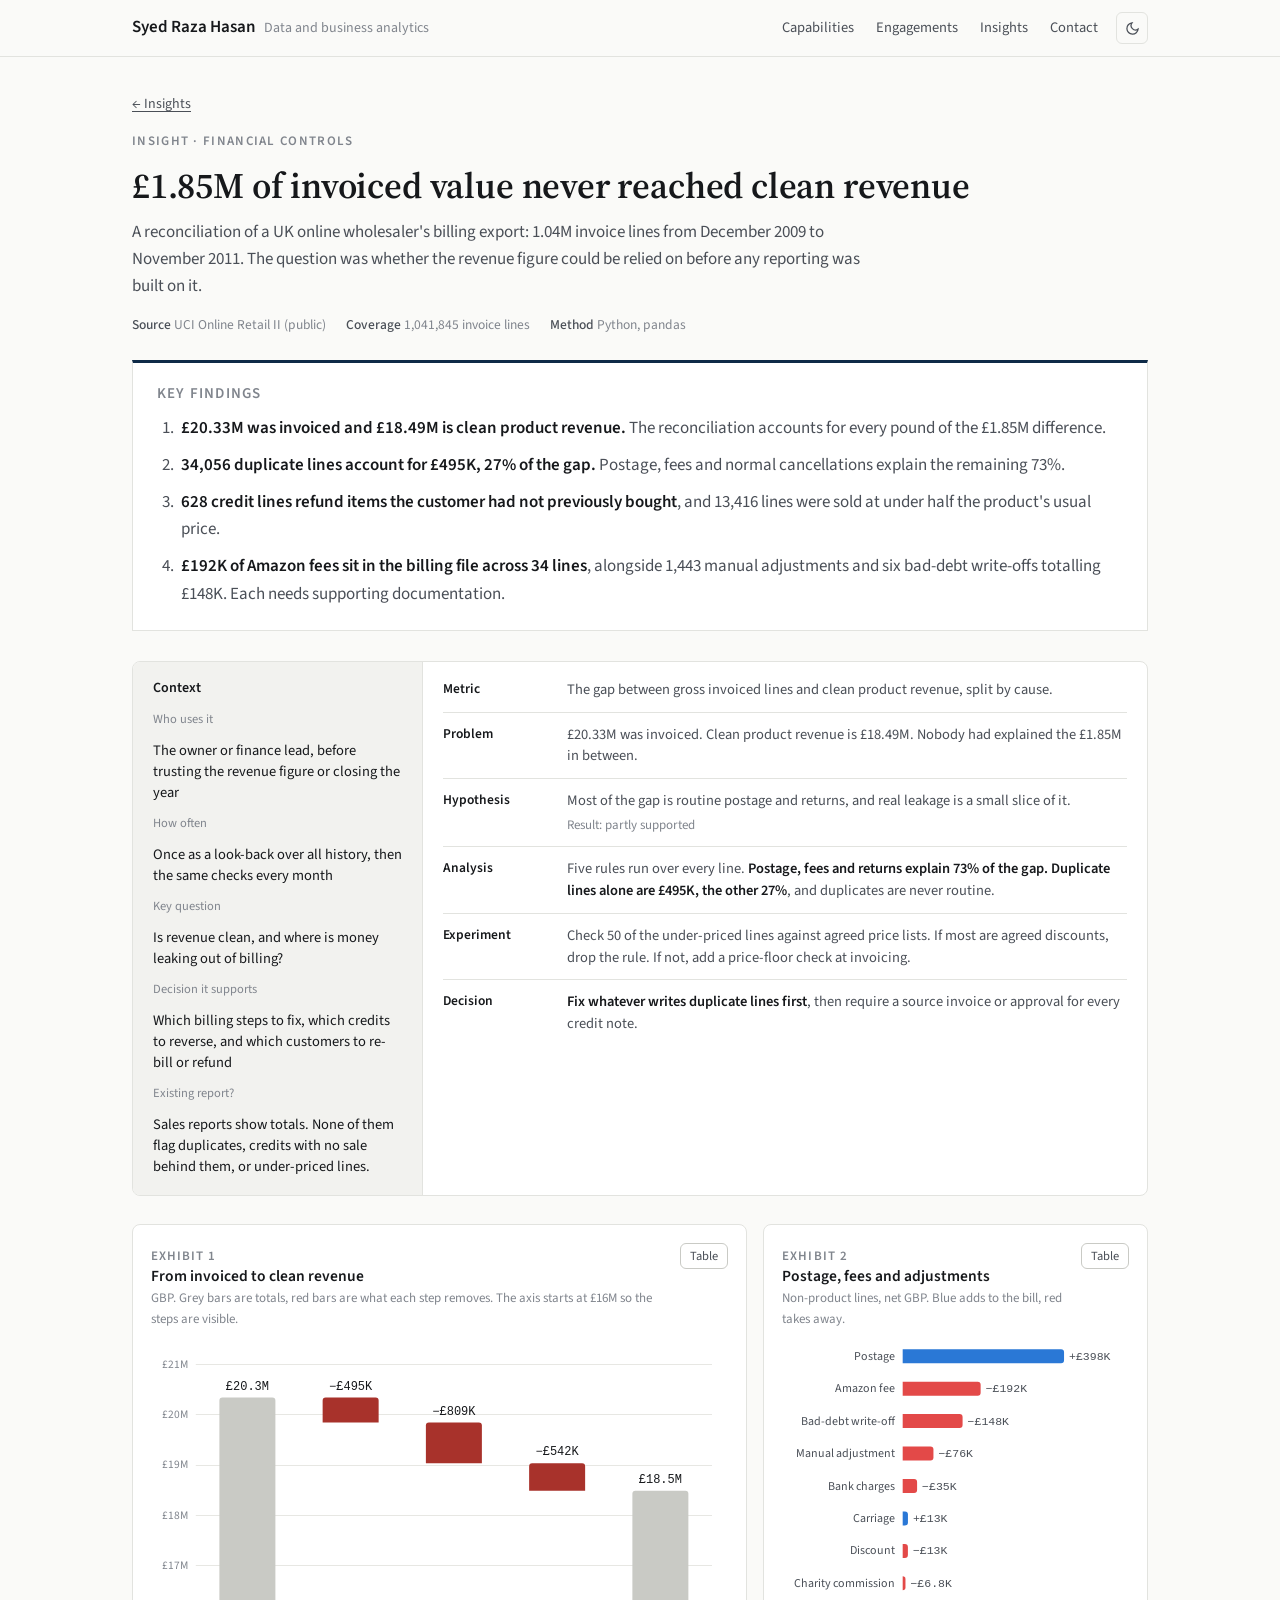
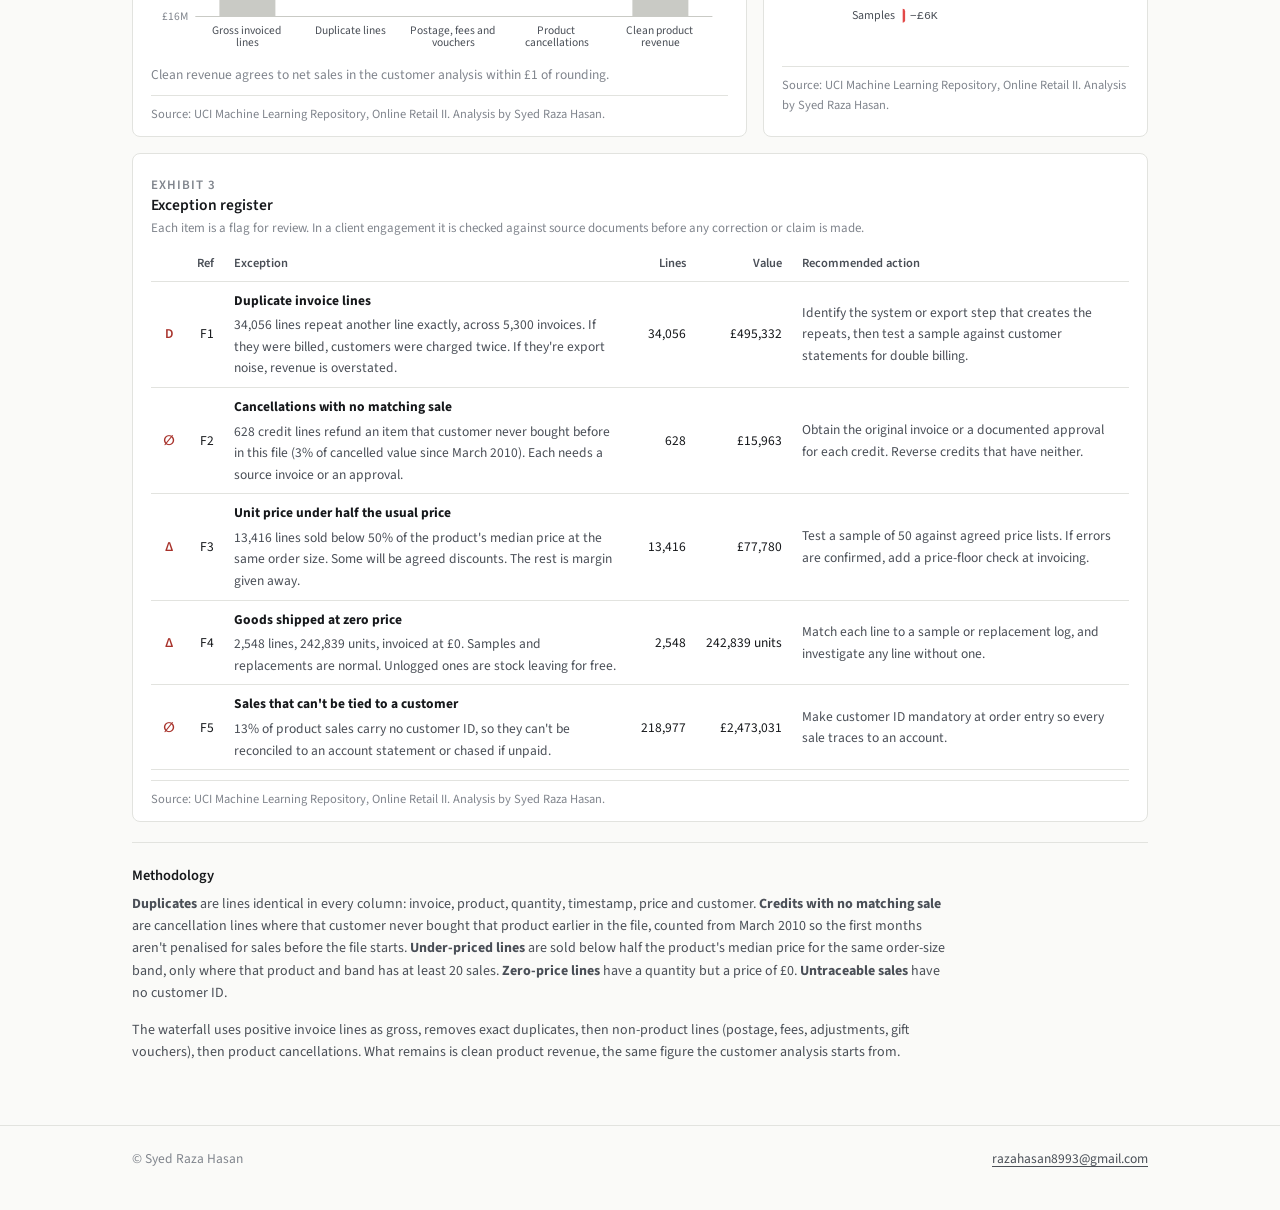
<file: work/leak-audit.html>
<!doctype html>
<html lang="en">
<head>
<meta charset="utf-8">
<meta name="viewport" content="width=device-width, initial-scale=1">
<title>Revenue Reconciliation | Syed Raza Hasan</title>
<meta name="description" content="A reconciliation of one million invoice lines: what sits between invoiced value and clean revenue, and what should be done about it.">
<link rel="preconnect" href="https://fonts.googleapis.com">
<link rel="preconnect" href="https://fonts.gstatic.com" crossorigin>
<link href="https://fonts.googleapis.com/css2?family=Source+Sans+3:wght@400;600&family=Source+Serif+4:opsz,wght@8..60,500;8..60,600&display=swap" rel="stylesheet">
<link rel="stylesheet" href="../assets/style.css?v=12">
<link rel="icon" href="../assets/favicon.svg" type="image/svg+xml">
</head>
<body data-source="UCI Machine Learning Repository, Online Retail II. Analysis by Syed Raza Hasan.">
<header class="site-head">
  <div class="wrap">
    <a class="brand" href="../index.html">Syed Raza Hasan<small>Data and business analytics</small></a>
    <nav class="nav">
      <a class="hide-sm" href="../index.html#capabilities">Capabilities</a>
      <a class="hide-sm" href="../index.html#engagements">Engagements</a>
      <a href="../index.html#insights">Insights</a>
      <a href="../index.html#contact">Contact</a>
      <button class="theme-btn" type="button" aria-label="Toggle theme"></button>
    </nav>
  </div>
</header>

<main class="wrap">
  <div class="dash-head">
    <div class="crumbs"><a href="../index.html#insights">&larr; Insights</a></div>
    <p class="kicker">Insight &middot; Financial controls</p>
    <h1>&pound;1.85M of invoiced value never reached clean revenue</h1>
    <p class="lede">A reconciliation of a UK online wholesaler's billing export: 1.04M invoice lines from December 2009 to November 2011. The question was whether the revenue figure could be relied on before any reporting was built on it.</p>
    <div class="meta-row"><span><b>Source</b> UCI Online Retail II (public)</span><span><b>Coverage</b> 1,041,845 invoice lines</span><span><b>Method</b> Python, pandas</span></div>
  </div>

  <div class="findings">
    <h2>Key findings</h2>
    <ol>
      <li><b>&pound;20.33M was invoiced and &pound;18.49M is clean product revenue.</b> The reconciliation accounts for every pound of the &pound;1.85M difference.</li>
      <li><b>34,056 duplicate lines account for &pound;495K, 27% of the gap.</b> Postage, fees and normal cancellations explain the remaining 73%.</li>
      <li><b>628 credit lines refund items the customer had not previously bought</b>, and 13,416 lines were sold at under half the product's usual price.</li>
      <li><b>&pound;192K of Amazon fees sit in the billing file across 34 lines</b>, alongside 1,443 manual adjustments and six bad-debt write-offs totalling &pound;148K. Each needs supporting documentation.</li>
    </ol>
  </div>

  <div class="brief">
    <div class="brief-who">
      <h3>Context</h3>
      <dl>
        <dt>Who uses it</dt><dd>The owner or finance lead, before trusting the revenue figure or closing the year</dd>
        <dt>How often</dt><dd>Once as a look-back over all history, then the same checks every month</dd>
        <dt>Key question</dt><dd>Is revenue clean, and where is money leaking out of billing?</dd>
        <dt>Decision it supports</dt><dd>Which billing steps to fix, which credits to reverse, and which customers to re-bill or refund</dd>
        <dt>Existing report?</dt><dd>Sales reports show totals. None of them flag duplicates, credits with no sale behind them, or under-priced lines.</dd>
      </dl>
    </div>
    <ol class="chain">
      <li><span>Metric</span><p>The gap between gross invoiced lines and clean product revenue, split by cause.</p></li>
      <li><span>Problem</span><p>&pound;20.33M was invoiced. Clean product revenue is &pound;18.49M. Nobody had explained the &pound;1.85M in between.</p></li>
      <li><span>Hypothesis</span><p>Most of the gap is routine postage and returns, and real leakage is a small slice of it.<br><span class="verdict part">Result: partly supported</span></p></li>
      <li><span>Analysis</span><p>Five rules run over every line. <b>Postage, fees and returns explain 73% of the gap. Duplicate lines alone are &pound;495K, the other 27%</b>, and duplicates are never routine.</p></li>
      <li><span>Experiment</span><p>Check 50 of the under-priced lines against agreed price lists. If most are agreed discounts, drop the rule. If not, add a price-floor check at invoicing.</p></li>
      <li><span>Decision</span><p><b>Fix whatever writes duplicate lines first</b>, then require a source invoice or approval for every credit note.</p></li>
    </ol>
  </div>

  <div class="dash-grid wide-left">
    <div class="panel" id="p-wf">
      <div class="panel-head">
        <div><h3>From invoiced to clean revenue</h3><p>GBP. Grey bars are totals, red bars are what each step removes. The axis starts at &pound;16M so the steps are visible.</p></div>
        <div class="panel-tools"><button class="tbl-btn" data-panel="p-wf" aria-pressed="false">Table</button></div>
      </div>
      <div class="chart" id="c-wf"></div>
      <div class="table-view" id="t-wf"></div>
      <p class="small muted" style="margin:8px 0 0">Clean revenue agrees to net sales in the customer analysis within &pound;1 of rounding.</p>
    </div>
    <div class="panel" id="p-fees">
      <div class="panel-head">
        <div><h3>Postage, fees and adjustments</h3><p>Non-product lines, net GBP. Blue adds to the bill, red takes away.</p></div>
        <div class="panel-tools"><button class="tbl-btn" data-panel="p-fees" aria-pressed="false">Table</button></div>
      </div>
      <div class="chart" id="c-fees"></div>
      <div class="table-view" id="t-fees"></div>
    </div>
  </div>

  <div class="panel" style="margin-bottom:16px">
    <div class="panel-head"><div><h3>Exception register</h3><p>Each item is a flag for review. In a client engagement it is checked against source documents before any correction or claim is made.</p></div></div>
    <div style="overflow:auto"><table class="data" id="t-find"></table></div>
  </div>


  <div class="method">
    <h3>Methodology</h3>
    <p><b>Duplicates</b> are lines identical in every column: invoice, product, quantity, timestamp, price and customer. <b>Credits with no matching sale</b> are cancellation lines where that customer never bought that product earlier in the file, counted from March 2010 so the first months aren't penalised for sales before the file starts. <b>Under-priced lines</b> are sold below half the product's median price for the same order-size band, only where that product and band has at least 20 sales. <b>Zero-price lines</b> have a quantity but a price of &pound;0. <b>Untraceable sales</b> have no customer ID.</p>
    <p>The waterfall uses positive invoice lines as gross, removes exact duplicates, then non-product lines (postage, fees, adjustments, gift vouchers), then product cancellations. What remains is clean product revenue, the same figure the customer analysis starts from.</p>
  </div>
</main>

<footer class="site-foot"><div class="wrap"><span>&copy; Syed Raza Hasan</span><span><a href="../index.html#contact">razahasan8993@gmail.com</a></span></div></footer>

<script src="../assets/echarts.min.js?v=5.5.1"></script>
<script src="../assets/viz.js?v=11"></script>
<script src="../data/audit.js?v=5"></script>
<script>
(function () {
  const A = window.AUDIT, { fmt, css } = V;
  const W = A.waterfall;

  // waterfall: totals in neutral, each removal floats from the running balance
  V.register("c-wf", () => {
    const names = W.map(r => r[0]), base = [], val = [];
    let run = W[0][1];
    W.forEach((r, i) => {
      if (i === 0) { base.push(0); val.push({ value: r[1], itemStyle: { color: css("--axis") } }); }
      else if (i === W.length - 1) { base.push(0); val.push({ value: r[1], itemStyle: { color: css("--axis") } }); }
      else { run += r[1]; base.push(run); val.push({ value: -r[1], itemStyle: { color: css("--var") } }); }
    });
    return Object.assign(V.base(), {
      grid: { left: 8, right: 16, top: 28, bottom: 8, containLabel: true },
      xAxis: V.catAxis(names, { axisLabel: { color: css("--ink-2"), fontSize: 11.5, interval: 0, width: 90, overflow: "break" } }),
      yAxis: V.valAxis(v => fmt.gbp(v), { min: 16e6 }),
      tooltip: Object.assign(V.base().tooltip, { trigger: "item", formatter: p => {
        const r = W[p.dataIndex]; return '<div style="color:' + css("--ink-2") + ';font-size:12px">' + V.esc(r[0]) + "</div><b>" + (r[1] < 0 ? "&minus;" : "") + "&pound;" + fmt.int(Math.abs(r[1])) + "</b>"; } }),
      series: [
        { type: "bar", stack: "w", data: base, itemStyle: { color: "transparent" }, emphasis: { disabled: true }, tooltip: { show: false }, silent: true },
        { type: "bar", stack: "w", data: val, barMaxWidth: 56, itemStyle: { borderRadius: [3, 3, 0, 0] },
          label: { show: true, position: "top", color: css("--ink"), fontSize: 12, fontFamily: css("--mono"), formatter: p => { const r = W[p.dataIndex][1]; return (r < 0 ? "−" : "") + fmt.gbp(Math.abs(r)); } } },
      ],
    });
  });
  V.table(document.getElementById("t-wf"), [{ key: "s", label: "Step", txt: true }, { key: "v", label: "GBP", fmt: v => (v < 0 ? "−" : "") + fmt.int(Math.abs(v)) }],
    W.map((r, i) => ({ i, s: r[0], v: r[1] })), { sortKey: "i", dir: 1 });

  // fees: diverging by sign (blue adds, red removes), sorted by size
  const F = A.fees.filter(f => Math.abs(f.value) >= 1000).sort((a, b) => Math.abs(b.value) - Math.abs(a.value));
  V.register("c-fees", () => Object.assign(V.base(), {
    grid: { left: 8, right: 64, top: 4, bottom: 4, containLabel: true },
    xAxis: V.valAxis(v => fmt.gbp(v), { show: false }),
    yAxis: V.catAxis(F.map(f => f.type), { inverse: true, axisLine: { show: false }, axisLabel: { color: css("--ink-2"), fontSize: 12 } }),
    tooltip: Object.assign(V.base().tooltip, { trigger: "item", formatter: p => { const f = F[p.dataIndex]; return '<div style="color:' + css("--ink-2") + ';font-size:12px">' + V.esc(f.type) + " &middot; " + fmt.int(f.lines) + " lines</div><b>" + (f.value < 0 ? "&minus;" : "+") + "&pound;" + fmt.int(Math.abs(f.value)) + "</b>"; } }),
    series: [{ type: "bar", data: F.map(f => ({ value: Math.abs(f.value), itemStyle: { color: f.value < 0 ? css("--div-neg") : css("--div-pos"), borderRadius: [0, 3, 3, 0] } })), barMaxWidth: 14,
      label: { show: true, position: "right", color: css("--ink-2"), fontSize: 11.5, fontFamily: css("--mono"), formatter: p => (F[p.dataIndex].value < 0 ? "−" : "+") + fmt.gbp(p.value) } }],
  }));
  V.table(document.getElementById("t-fees"), [{ key: "type", label: "Type", txt: true }, { key: "lines", label: "Lines", fmt: fmt.int }, { key: "value", label: "Net GBP", fmt: v => (v < 0 ? "−" : "+") + fmt.int(Math.abs(v)) }], A.fees, { sortKey: "value", dir: 1 });

  // findings register
  const MARK = { dup: ["D", "dup"], nomatch: ["∅", "nomatch"], var: ["Δ", "var"] };
  const NEXT = {
    F1: "Identify the system or export step that creates the repeats, then test a sample against customer statements for double billing.",
    F2: "Obtain the original invoice or a documented approval for each credit. Reverse credits that have neither.",
    F3: "Test a sample of 50 against agreed price lists. If errors are confirmed, add a price-floor check at invoicing.",
    F4: "Match each line to a sample or replacement log, and investigate any line without one.",
    F5: "Make customer ID mandatory at order entry so every sale traces to an account.",
  };
  const t = document.getElementById("t-find");
  const head = t.createTHead().insertRow();
  ["", "Ref", "Exception", "Lines", "Value", "Recommended action"].forEach((h, i) => { const th = document.createElement("th"); th.textContent = h; if (i === 2 || i === 5) th.className = "txt"; th.style.cursor = "default"; head.appendChild(th); });
  const tb = t.createTBody();
  A.findings.forEach(f => {
    const tr = tb.insertRow();
    const m = tr.insertCell(); const s = document.createElement("span"); s.className = "tm " + MARK[f.mark][1]; s.textContent = MARK[f.mark][0]; m.appendChild(s);
    tr.insertCell().textContent = f.id;
    const c = tr.insertCell(); c.className = "txt"; c.style.minWidth = "280px";
    const b = document.createElement("b"); b.textContent = f.title; c.appendChild(b);
    const d = document.createElement("div"); d.className = "small"; d.style.color = "var(--ink-2)"; d.style.marginTop = "3px"; d.textContent = f.detail; c.appendChild(d);
    tr.insertCell().textContent = fmt.int(f.count);
    tr.insertCell().textContent = f.unit === "units" ? fmt.int(f.value) + " units" : "£" + fmt.int(f.value);
    const n = tr.insertCell(); n.className = "txt"; n.style.minWidth = "240px"; n.style.color = "var(--ink-2)"; n.textContent = NEXT[f.id];
  });
})();
</script>
</body>
</html>
</file>
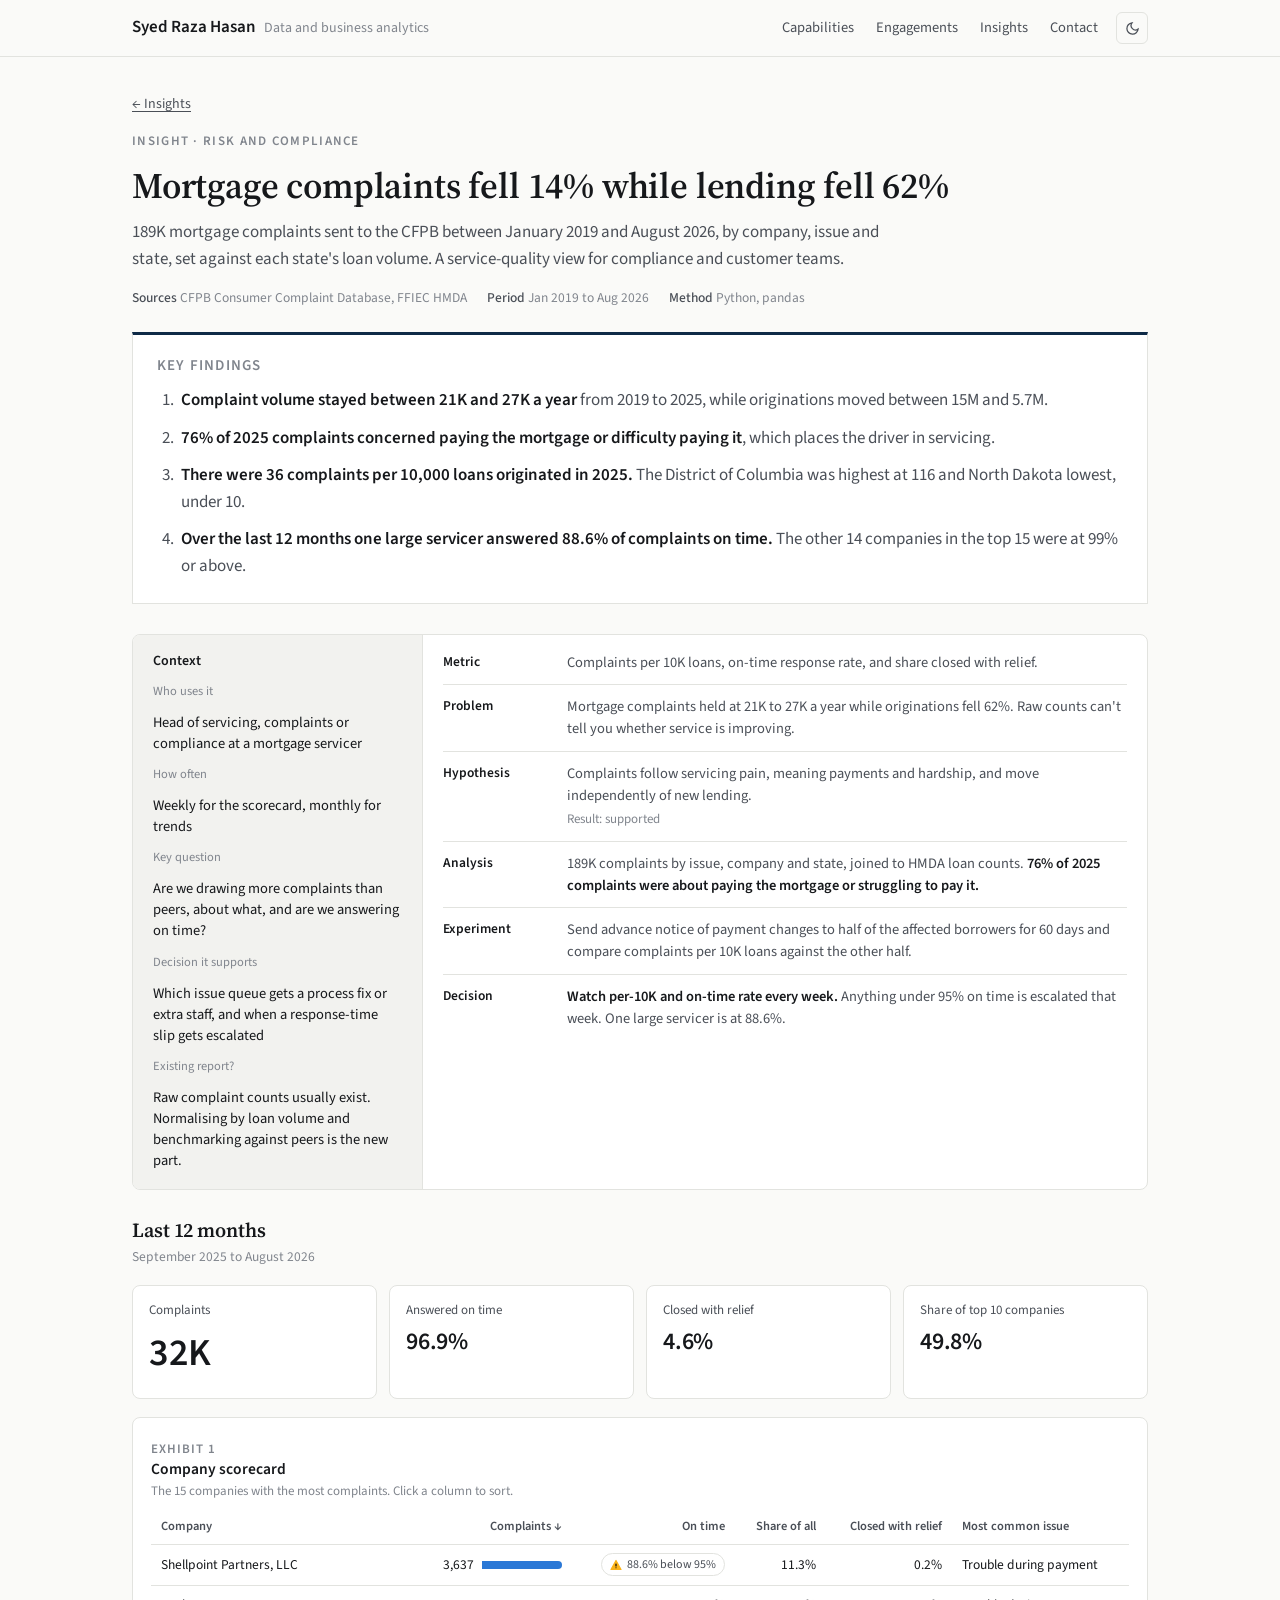
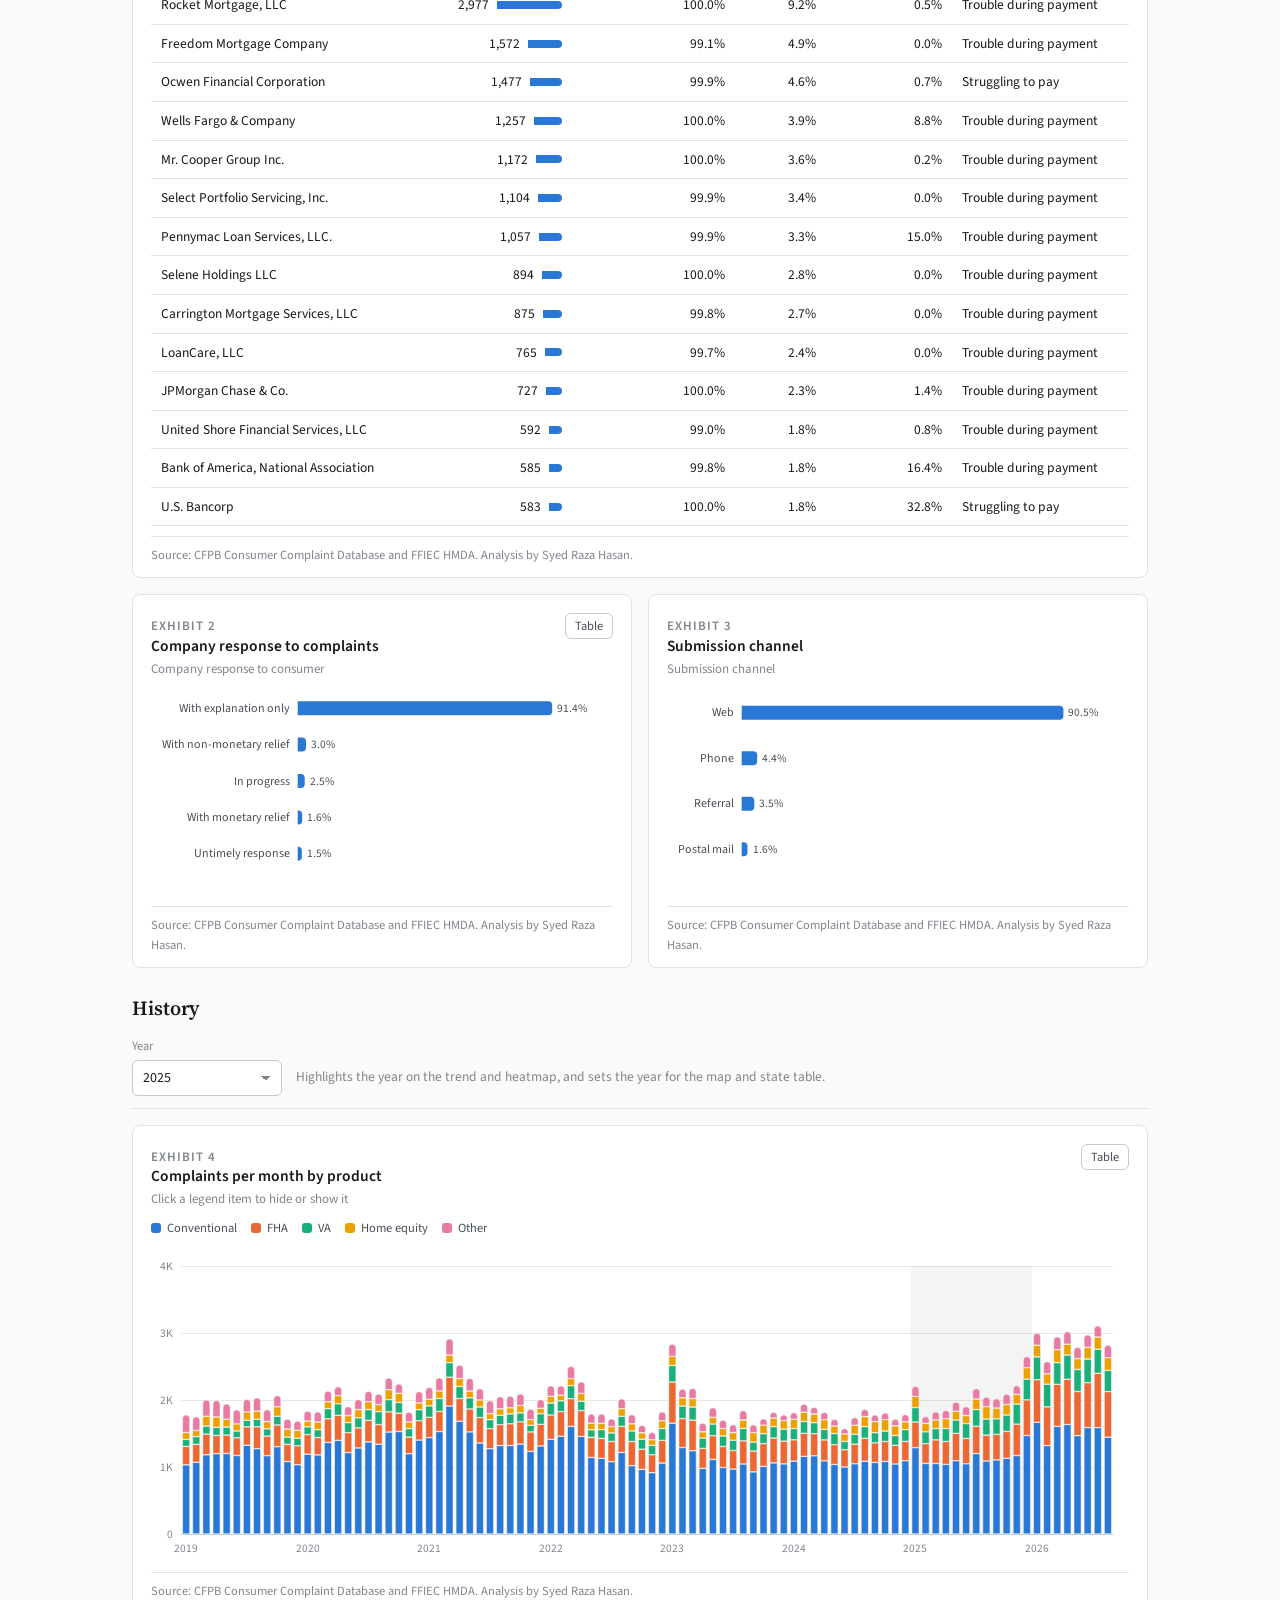
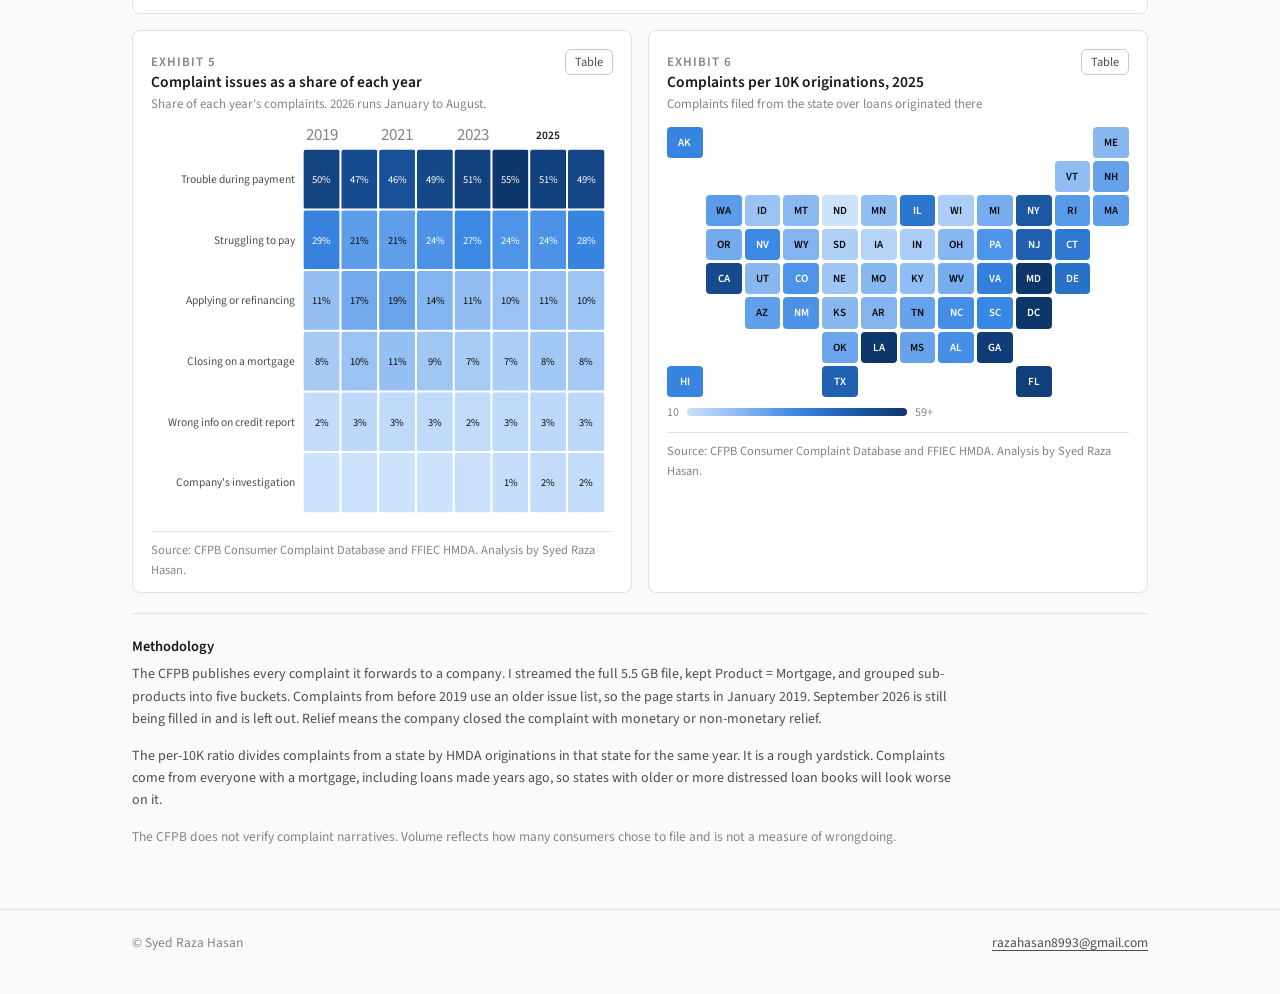
<file: work/mortgage-complaints.html>
<!doctype html>
<html lang="en">
<head>
<meta charset="utf-8">
<meta name="viewport" content="width=device-width, initial-scale=1">
<title>Mortgage Complaints | Syed Raza Hasan</title>
<meta name="description" content="Analysis of US mortgage complaints to the CFPB, 2019 to 2026, joined with HMDA originations by state.">
<link rel="preconnect" href="https://fonts.googleapis.com">
<link rel="preconnect" href="https://fonts.gstatic.com" crossorigin>
<link href="https://fonts.googleapis.com/css2?family=Source+Sans+3:wght@400;600&family=Source+Serif+4:opsz,wght@8..60,500;8..60,600&display=swap" rel="stylesheet">
<link rel="stylesheet" href="../assets/style.css?v=12">
<link rel="icon" href="../assets/favicon.svg" type="image/svg+xml">
</head>
<body data-source="CFPB Consumer Complaint Database and FFIEC HMDA. Analysis by Syed Raza Hasan.">
<header class="site-head">
  <div class="wrap">
    <a class="brand" href="../index.html">Syed Raza Hasan<small>Data and business analytics</small></a>
    <nav class="nav">
      <a class="hide-sm" href="../index.html#capabilities">Capabilities</a>
      <a class="hide-sm" href="../index.html#engagements">Engagements</a>
      <a href="../index.html#insights">Insights</a>
      <a href="../index.html#contact">Contact</a>
      <button class="theme-btn" type="button" aria-label="Toggle theme"></button>
    </nav>
  </div>
</header>

<main class="wrap">
  <div class="dash-head">
    <div class="crumbs"><a href="../index.html#insights">&larr; Insights</a></div>
    <p class="kicker">Insight &middot; Risk and compliance</p>
    <h1>Mortgage complaints fell 14% while lending fell 62%</h1>
    <p class="lede">189K mortgage complaints sent to the CFPB between January 2019 and August 2026, by company, issue and state, set against each state's loan volume. A service-quality view for compliance and customer teams.</p>
    <div class="meta-row"><span><b>Sources</b> CFPB Consumer Complaint Database, FFIEC HMDA</span><span><b>Period</b> Jan 2019 to Aug 2026</span><span><b>Method</b> Python, pandas</span></div>
  </div>

  <div class="findings">
    <h2>Key findings</h2>
    <ol>
      <li><b>Complaint volume stayed between 21K and 27K a year</b> from 2019 to 2025, while originations moved between 15M and 5.7M.</li>
      <li><b>76% of 2025 complaints concerned paying the mortgage or difficulty paying it</b>, which places the driver in servicing.</li>
      <li><b>There were 36 complaints per 10,000 loans originated in 2025.</b> The District of Columbia was highest at 116 and North Dakota lowest, under 10.</li>
      <li><b>Over the last 12 months one large servicer answered 88.6% of complaints on time.</b> The other 14 companies in the top 15 were at 99% or above.</li>
    </ol>
  </div>

  <div class="brief">
    <div class="brief-who">
      <h3>Context</h3>
      <dl>
        <dt>Who uses it</dt><dd>Head of servicing, complaints or compliance at a mortgage servicer</dd>
        <dt>How often</dt><dd>Weekly for the scorecard, monthly for trends</dd>
        <dt>Key question</dt><dd>Are we drawing more complaints than peers, about what, and are we answering on time?</dd>
        <dt>Decision it supports</dt><dd>Which issue queue gets a process fix or extra staff, and when a response-time slip gets escalated</dd>
        <dt>Existing report?</dt><dd>Raw complaint counts usually exist. Normalising by loan volume and benchmarking against peers is the new part.</dd>
      </dl>
    </div>
    <ol class="chain">
      <li><span>Metric</span><p>Complaints per 10K loans, on-time response rate, and share closed with relief.</p></li>
      <li><span>Problem</span><p>Mortgage complaints held at 21K to 27K a year while originations fell 62%. Raw counts can't tell you whether service is improving.</p></li>
      <li><span>Hypothesis</span><p>Complaints follow servicing pain, meaning payments and hardship, and move independently of new lending.<br><span class="verdict yes">Result: supported</span></p></li>
      <li><span>Analysis</span><p>189K complaints by issue, company and state, joined to HMDA loan counts. <b>76% of 2025 complaints were about paying the mortgage or struggling to pay it.</b></p></li>
      <li><span>Experiment</span><p>Send advance notice of payment changes to half of the affected borrowers for 60 days and compare complaints per 10K loans against the other half.</p></li>
      <li><span>Decision</span><p><b>Watch per-10K and on-time rate every week.</b> Anything under 95% on time is escalated that week. One large servicer is at 88.6%.</p></li>
    </ol>
  </div>


  <h2 style="font-size:20px;margin:8px 0 4px">Last 12 months</h2>
  <p class="muted small" style="margin:0">September 2025 to August 2026</p>
  <div class="kpis k4" id="kpis"></div>

  <div class="panel" id="p-co" style="margin-bottom:16px">
    <div class="panel-head">
      <div><h3>Company scorecard</h3><p>The 15 companies with the most complaints. Click a column to sort.</p></div>
    </div>
    <div id="t-co" style="overflow:auto"></div>
  </div>
  <div class="dash-grid two">
    <div class="panel" id="p-resp">
      <div class="panel-head">
        <div><h3>Company response to complaints</h3><p>Company response to consumer</p></div>
        <div class="panel-tools"><button class="tbl-btn" data-panel="p-resp" aria-pressed="false">Table</button></div>
      </div>
      <div class="chart" id="c-resp" style="height:210px"></div>
      <div class="table-view" id="t-resp"></div>
    </div>
    <div class="panel" id="p-chan">
      <div class="panel-head"><div><h3>Submission channel</h3><p>Submission channel</p></div></div>
      <div class="chart" id="c-chan" style="height:210px"></div>
    </div>
  </div>

  <h2 style="font-size:20px;margin:28px 0 4px">History</h2>
  <div class="filters" role="group" aria-label="Filters">
    <label>Year<select id="f-year"></select></label>
    <span class="small muted" style="padding-bottom:8px">Highlights the year on the trend and heatmap, and sets the year for the map and state table.</span>
  </div>

  <div class="panel" id="p-month" style="margin:16px 0">
    <div class="panel-head">
      <div><h3>Complaints per month by product</h3><p>Click a legend item to hide or show it</p></div>
      <div class="panel-tools"><button class="tbl-btn" data-panel="p-month" aria-pressed="false">Table</button></div>
    </div>
    <div id="lg-month"></div>
    <div class="chart" id="c-month"></div>
    <div class="table-view" id="t-month"></div>
  </div>

  <div class="dash-grid two">
    <div class="panel" id="p-issue">
      <div class="panel-head">
        <div><h3>Complaint issues as a share of each year</h3><p>Share of each year's complaints. 2026 runs January to August.</p></div>
        <div class="panel-tools"><button class="tbl-btn" data-panel="p-issue" aria-pressed="false">Table</button></div>
      </div>
      <div class="chart tall" id="c-issue"></div>
      <div class="table-view" id="t-issue"></div>
    </div>
    <div class="panel" id="p-map">
      <div class="panel-head">
        <div><h3 id="map-title">Complaints per 10K originations</h3><p>Complaints filed from the state over loans originated there</p></div>
        <div class="panel-tools"><button class="tbl-btn" data-panel="p-map" aria-pressed="false">Table</button></div>
      </div>
      <div id="tilemap"></div>
      <div class="legend-scale" id="map-scale"></div>
      <div class="table-view" id="t-map"></div>
    </div>
  </div>

  <div class="method">
    <h3>Methodology</h3>
    <p>The CFPB publishes every complaint it forwards to a company. I streamed the full 5.5 GB file, kept Product = Mortgage, and grouped sub-products into five buckets. Complaints from before 2019 use an older issue list, so the page starts in January 2019. September 2026 is still being filled in and is left out. Relief means the company closed the complaint with monetary or non-monetary relief.</p>
    <p>The per-10K ratio divides complaints from a state by HMDA originations in that state for the same year. It is a rough yardstick. Complaints come from everyone with a mortgage, including loans made years ago, so states with older or more distressed loan books will look worse on it.</p>
    <p class="small muted">The CFPB does not verify complaint narratives. Volume reflects how many consumers chose to file and is not a measure of wrongdoing.</p>
  </div>
</main>

<footer class="site-foot"><div class="wrap"><span>&copy; Syed Raza Hasan</span><span><a href="../index.html#contact">razahasan8993@gmail.com</a></span></div></footer>

<script src="../assets/echarts.min.js?v=5.5.1"></script>
<script src="../assets/viz.js?v=11"></script>
<script src="../data/complaints.js?v=3"></script>
<script src="../data/hmda.js?v=3"></script>
<script>
(function () {
  const C = window.COMPLAINTS, H = window.HMDA, { fmt, css } = V;
  const PROD = C.products;
  const SHORT = {
    "Trouble during payment process": "Trouble during payment",
    "Struggling to pay mortgage": "Struggling to pay",
    "Applying for a mortgage or refinancing an existing mortgage": "Applying or refinancing",
    "Closing on a mortgage": "Closing on a mortgage",
    "Incorrect information on your report": "Wrong info on credit report",
    "Problem with a company's investigation into an existing problem": "Company's investigation",
    "Problem with a credit reporting company's investigation into an existing problem": "Credit bureau investigation",
    "Other": "Other",
  };
  const coName = n => {
    if (n !== n.toUpperCase()) return n;
    return n.toLowerCase().replace(/\b([a-z])/g, m => m.toUpperCase()).replace(/\bLlc\b/g, "LLC").replace(/\bU\.s\./g, "U.S.").replace(/\bJpmorgan\b/g, "JPMorgan").replace(/ (Of|And|The) /g, m => m.toLowerCase());
  };
  const MAPYEARS = Object.keys(C.per10k[H.states[0]]);
  const state = { year: MAPYEARS[MAPYEARS.length - 1], hidden: new Set() };

  // ---- KPIs (last 12 months)
  const T = C.totals;
  const kpi = [["Complaints", fmt.compact(T.last12) ], ["Answered on time", fmt.pct(T.timely_pct)], ["Closed with relief", fmt.pct(T.relief_pct)], ["Share of top 10 companies", fmt.pct(T.top10_share)]];
  const kel = document.getElementById("kpis");
  kpi.forEach(([l, v], i) => { const k = document.createElement("div"); k.className = "kpi" + (i === 0 ? " hero" : ""); k.innerHTML = '<div class="label"></div><div class="value"></div>'; k.querySelector(".label").textContent = l; k.querySelector(".value").textContent = v; kel.appendChild(k); });

  // ---- company scorecard
  const WARN = '<svg viewBox="0 0 24 24" fill="none" stroke-width="2.4" stroke-linecap="round" stroke-linejoin="round"><path d="M12 3 2 21h20L12 3z" fill="var(--status-warn)" stroke="var(--status-warn)"/><path d="M12 10v4M12 17.5v.01" stroke="#0b0b0b"/></svg>';
  function timelyCell(r) {
    const span = document.createElement("span");
    if (r.timely_pct < 95) {
      const c = document.createElement("span"); c.className = "chip"; c.innerHTML = WARN;
      c.appendChild(document.createTextNode(fmt.pct(r.timely_pct) + " below 95%")); span.appendChild(c);
    } else span.textContent = fmt.pct(r.timely_pct);
    return span;
  }
  V.table(document.getElementById("t-co"), [
    { key: "name", label: "Company", txt: true, fmt: coName },
    { key: "complaints", label: "Complaints", fmt: fmt.int, bar: true },
    { key: "timely_pct", label: "On time", render: timelyCell },
    { key: "share", label: "Share of all", fmt: v => fmt.pct(v) },
    { key: "relief_pct", label: "Closed with relief", fmt: v => fmt.pct(v) },
    { key: "top_issue", label: "Most common issue", txt: true, fmt: v => SHORT[v] || v },
  ], C.companies.map(c => Object.assign({ share: c.complaints / T.last12 * 100 }, c)), { sortKey: "complaints" });

  // ---- response + channel (single series each: one color, no legend)
  const hbar = (names, counts, total) => () => Object.assign(V.base(), {
    grid: { left: 8, right: 56, top: 4, bottom: 4, containLabel: true },
    xAxis: V.valAxis(v => fmt.compact(v), { show: false }),
    yAxis: V.catAxis(names.slice().reverse(), { axisLine: { show: false }, axisLabel: { color: css("--ink-2"), fontSize: 12 } }),
    tooltip: Object.assign(V.base().tooltip, { trigger: "item", formatter: p => '<div style="color:' + css("--ink-2") + ';font-size:12px">' + V.esc(p.name) + '</div><b>' + fmt.int(p.value) + "</b> (" + fmt.pct(p.value / total * 100) + ")" }),
    series: [{ type: "bar", data: counts.slice().reverse(), barMaxWidth: 14, itemStyle: { color: css("--s1"), borderRadius: [0, 4, 4, 0] },
      label: { show: true, position: "right", color: css("--ink-2"), fontSize: 11.5, formatter: p => fmt.pct(p.value / total * 100) } }],
  });
  const respTotal = C.responses.counts.reduce((a, b) => a + b, 0);
  V.register("c-resp", hbar(C.responses.names.map(n => n.replace("Closed with ", "With ").replace("explanation", "explanation only")), C.responses.counts, respTotal));
  V.table(document.getElementById("t-resp"), [{ key: "n", label: "Response", txt: true }, { key: "c", label: "Complaints", fmt: fmt.int }, { key: "p", label: "Share", fmt: v => fmt.pct(v) }],
    C.responses.names.map((n, i) => ({ n, c: C.responses.counts[i], p: C.responses.counts[i] / respTotal * 100 })), { sortKey: "c" });
  const chTotal = C.channels.counts.reduce((a, b) => a + b, 0);
  V.register("c-chan", hbar(C.channels.names, C.channels.counts, chTotal));

  // ---- year filter
  const fYear = document.getElementById("f-year");
  MAPYEARS.slice().reverse().forEach(y => { const o = document.createElement("option"); o.value = y; o.textContent = y; fYear.appendChild(o); });
  fYear.value = state.year;
  fYear.addEventListener("change", () => { state.year = fYear.value; draw(); });

  // ---- monthly trend
  function monthLegend() {
    const S = V.series(), el = document.getElementById("lg-month");
    el.textContent = ""; el.className = "legend";
    PROD.forEach((p, i) => {
      const b = document.createElement("button");
      b.type = "button"; b.setAttribute("aria-pressed", !state.hidden.has(p));
      b.style.cssText = "display:inline-flex;align-items:center;gap:6px;background:none;border:0;padding:2px 0;cursor:pointer;font:inherit;color:var(--ink-2);" + (state.hidden.has(p) ? "opacity:.4;text-decoration:line-through" : "");
      const i_ = document.createElement("i"); i_.style.background = S[i]; i_.style.cssText += ";width:10px;height:10px;border-radius:3px;display:inline-block";
      b.appendChild(i_); b.appendChild(document.createTextNode(p));
      b.addEventListener("click", () => { state.hidden.has(p) ? state.hidden.delete(p) : state.hidden.add(p); if (state.hidden.size === PROD.length) state.hidden.delete(p); monthLegend(); V.update(monthChart); });
      el.appendChild(b);
    });
  }
  const monthChart = V.register("c-month", () => {
    const S = V.series(), M = C.monthly.months;
    const show = PROD.filter(p => !state.hidden.has(p));
    const labels = M.map(m => { const [y, mo] = m.split("-"); return new Date(+y, +mo - 1, 1).toLocaleString("en-US", { month: "short" }) + " " + y; });
    const series = V.stackedBars(show, show.map(p => C.monthly.series[p]), show.map(p => S[PROD.indexOf(p)]), { gap: "25%", borderWidth: 0.5 });
    const first = M.findIndex(m => m.startsWith(state.year)), last = M.length - 1 - M.slice().reverse().findIndex(m => m.startsWith(state.year));
    series[0].markArea = { silent: true, itemStyle: { color: V.isDark() ? "rgba(255,255,255,0.05)" : "rgba(11,11,11,0.045)" }, data: [[{ xAxis: labels[first] }, { xAxis: labels[last] }]] };
    return Object.assign(V.base(), {
      xAxis: V.catAxis(labels, { axisLabel: { color: css("--muted"), fontSize: 11.5, interval: (i) => M[i].endsWith("-01"), formatter: v => v.split(" ")[1] } }),
      yAxis: V.valAxis(v => fmt.compact(v)),
      tooltip: Object.assign(V.base().tooltip, { axisPointer: { type: "shadow", shadowStyle: { color: "rgba(127,127,127,0.08)" } },
        formatter: V.axisTip(v => fmt.int(v), { reverse: true, footer: show.length > 1 ? { label: "Total", value: ps => fmt.int(ps.reduce((a, p) => a + (p.value || 0), 0)) } : null }) }),
      series,
    });
  });
  V.table(document.getElementById("t-month"), [{ key: "m", label: "Month" }].concat(PROD.map(p => ({ key: p, label: p, fmt: fmt.int }))).concat([{ key: "t", label: "Total", fmt: fmt.int }]),
    C.monthly.months.map((m, i) => Object.assign({ m }, Object.fromEntries(PROD.map(p => [p, C.monthly.series[p][i]])), { t: PROD.reduce((a, p) => a + C.monthly.series[p][i], 0) })), { sortKey: "m", dir: -1 });

  // ---- issue heatmap (share of the year's complaints)
  const IY = C.issues.years.map(String);
  const yearTot = IY.map((_, j) => C.issues.names.reduce((a, n) => a + C.issues.counts[n][j], 0));
  // rows that never reach 1% of a year's complaints only add empty cells
  const IN = C.issues.names.filter(n => C.issues.counts[n].some((v, j) => v / yearTot[j] >= 0.01));
  const issueChart = V.register("c-issue", () => {
    const data = [];
    IN.forEach((n, i) => IY.forEach((y, j) => data.push([j, i, +(C.issues.counts[n][j] / yearTot[j] * 100).toFixed(1), C.issues.counts[n][j]])));
    const yi = IY.indexOf(state.year);
    return Object.assign(V.base(), {
      grid: { left: 8, right: 8, top: 8, bottom: 8, containLabel: true },
      xAxis: V.catAxis(IY.map(y => y === "2026" ? "2026*" : y), { position: "top", axisLine: { show: false },
        axisLabel: { color: css("--muted"), fontSize: 11.5, fontWeight: (v) => 400, formatter: (v, i) => i === yi ? "{s|" + v + "}" : v, rich: { s: { color: css("--ink"), fontWeight: 600, fontSize: 11.5 } } } }),
      yAxis: V.catAxis(IN.map(n => SHORT[n] || n), { inverse: true, axisLine: { show: false }, axisLabel: { color: css("--ink-2"), fontSize: 11.5, width: 150, overflow: "truncate" } }),
      visualMap: { show: false, min: 0, max: 55, dimension: 2, inRange: { color: V.seqStops() } },
      tooltip: Object.assign(V.base().tooltip, { trigger: "item", formatter: p => '<div style="color:' + css("--ink-2") + ';font-size:12px">' + V.esc(IN[p.value[1]]) + ", " + IY[p.value[0]] + "</div><b>" + p.value[2].toFixed(1) + "%</b> of complaints (" + fmt.int(p.value[3]) + ")" }),
      series: [{ type: "heatmap", data, itemStyle: { borderColor: css("--surface-1"), borderWidth: 2, borderRadius: 3 },
        label: { show: true, fontSize: 10.5, formatter: p => p.value[2] >= 1 ? Math.round(p.value[2]) + "%" : "", color: "#0b0b0b" },
        emphasis: { itemStyle: { borderColor: css("--ink"), borderWidth: 1 } } }],
    });
  });
  // labels inside cells pick ink by fill luminance
  function issueLabelColors() {
    const o = issueChart.chart.getOption(), stops = V.seqStops();
    o.series[0].data = o.series[0].data.map(d => ({ value: d.value || d, label: { color: V.inkFor(V.rampAt(stops, (d.value || d)[2] / 55)) } }));
    issueChart.chart.setOption({ series: o.series });
  }
  issueLabelColors();
  V.table(document.getElementById("t-issue"), [{ key: "n", label: "Issue", txt: true }].concat(IY.map((y, j) => ({ key: y, label: y, fmt: v => fmt.pct(v) }))),
    IN.map(n => Object.assign({ n: SHORT[n] || n }, Object.fromEntries(IY.map((y, j) => [y, C.issues.counts[n][j] / yearTot[j] * 100])))), { sortKey: IY[IY.length - 2] });

  // ---- map
  function drawMap() {
    const rows = H.states.map(s => { const [c, r] = C.per10k[s][state.year]; const orig = H.by_purpose[s][state.year].reduce((a, x) => a + x[1], 0); return { st: s, name: H.state_names[s], complaints: c, orig, rate: r }; });
    const vals = Object.fromEntries(rows.map(r => [r.st, r.rate]));
    const arr = rows.map(r => r.rate).filter(v => v != null).sort((a, b) => a - b);
    const lo = arr[0], hi = arr[Math.floor(arr.length * 0.96)]; // cap so DC doesn't wash out the rest
    document.getElementById("map-title").textContent = "Complaints per 10K originations, " + state.year;
    V.tileMap(document.getElementById("tilemap"), {
      values: vals, color: v => V.rampAt(V.seqStops(), (v - lo) / (hi - lo)),
      title: s => H.state_names[s],
      tipRows: s => { const r = rows.find(x => x.st === s); return [["Per 10K originations", r.rate.toFixed(1)], ["Complaints", fmt.int(r.complaints)], ["Originations", fmt.int(r.orig)]]; },
    });
    document.getElementById("map-scale").innerHTML = "<span>" + lo.toFixed(0) + "</span><span class='ramp' style='background:linear-gradient(90deg," + V.seqStops().join(",") + ")'></span><span>" + hi.toFixed(0) + "+</span>";
    V.table(document.getElementById("t-map"), [{ key: "name", label: "State", txt: true }, { key: "rate", label: "Per 10K", fmt: v => v.toFixed(1) }, { key: "complaints", label: "Complaints", fmt: fmt.int }, { key: "orig", label: "Originations", fmt: fmt.int }], rows, { sortKey: "rate" });
  }

  function draw() { monthLegend(); V.update(monthChart); V.update(issueChart); issueLabelColors(); drawMap(); }
  V.rerenderHooks.push(() => { monthLegend(); issueLabelColors(); drawMap(); });
  draw();
})();
</script>
</body>
</html>
</file>
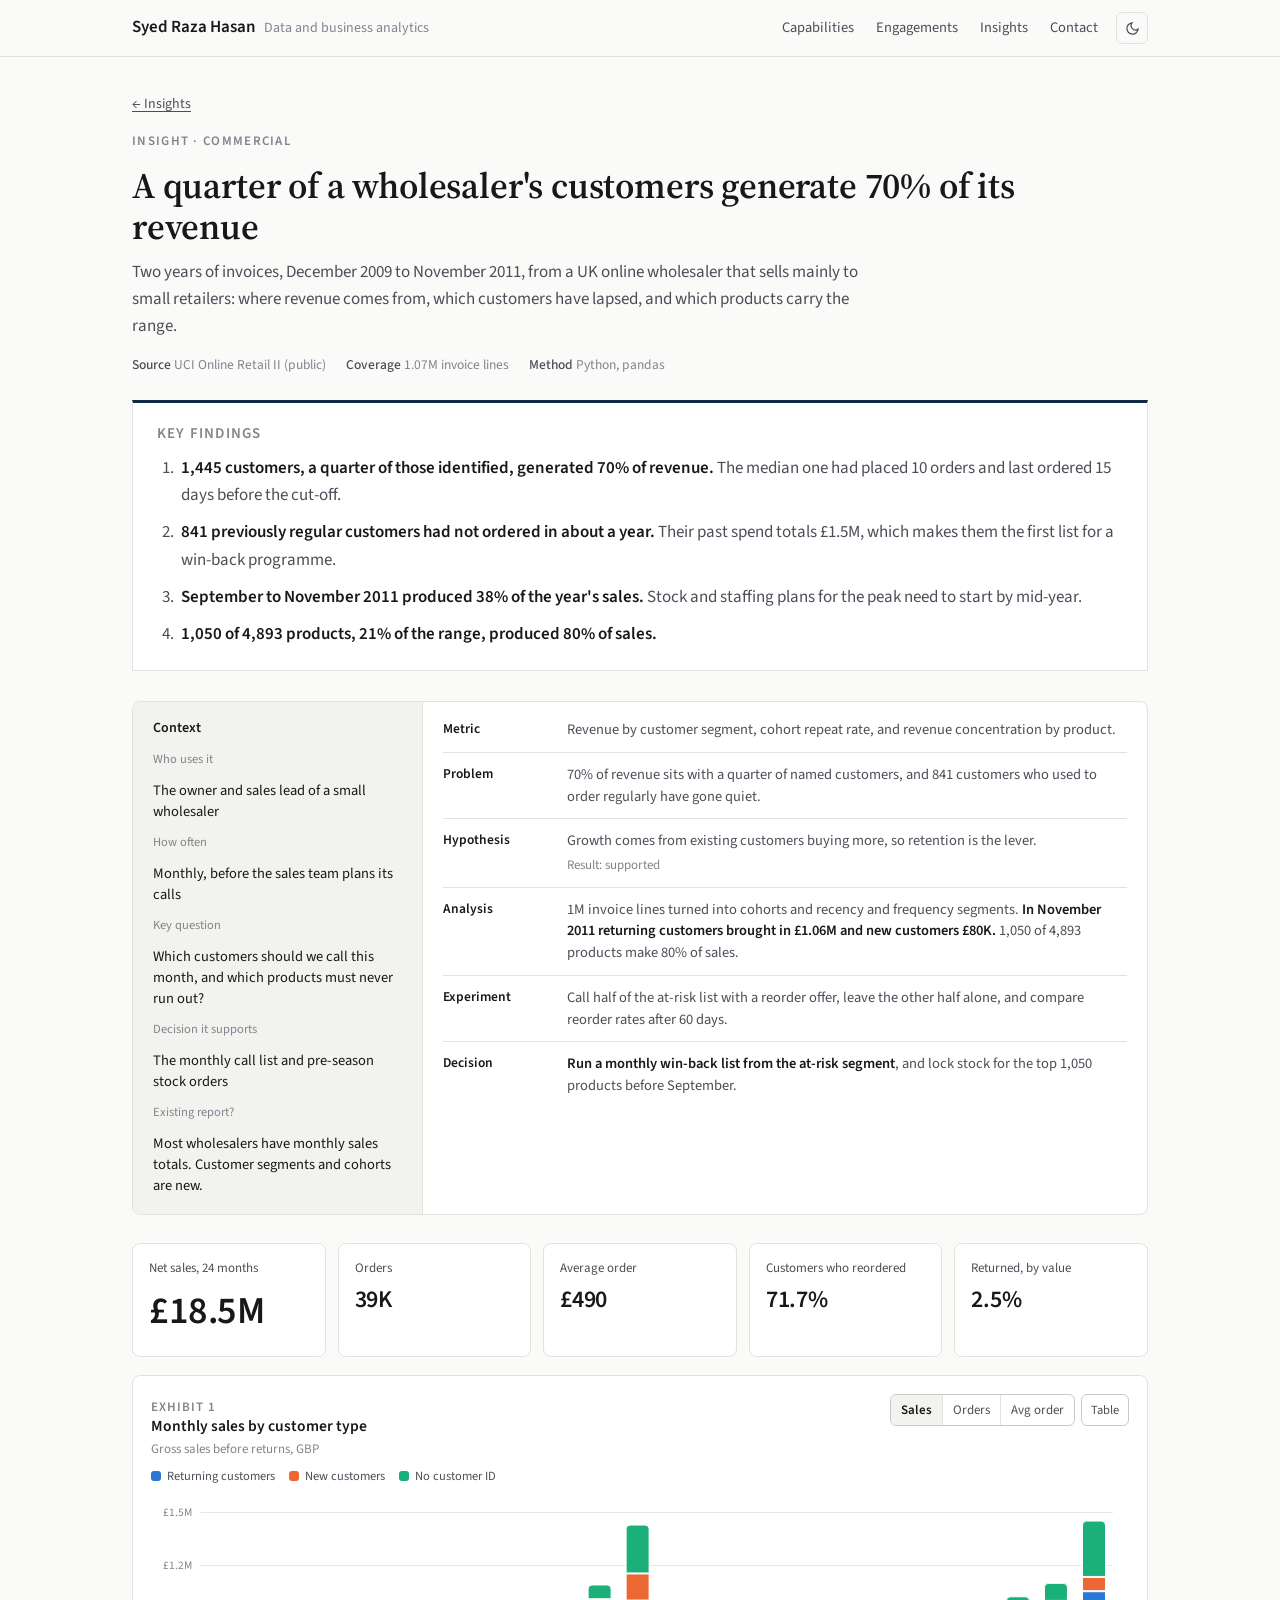
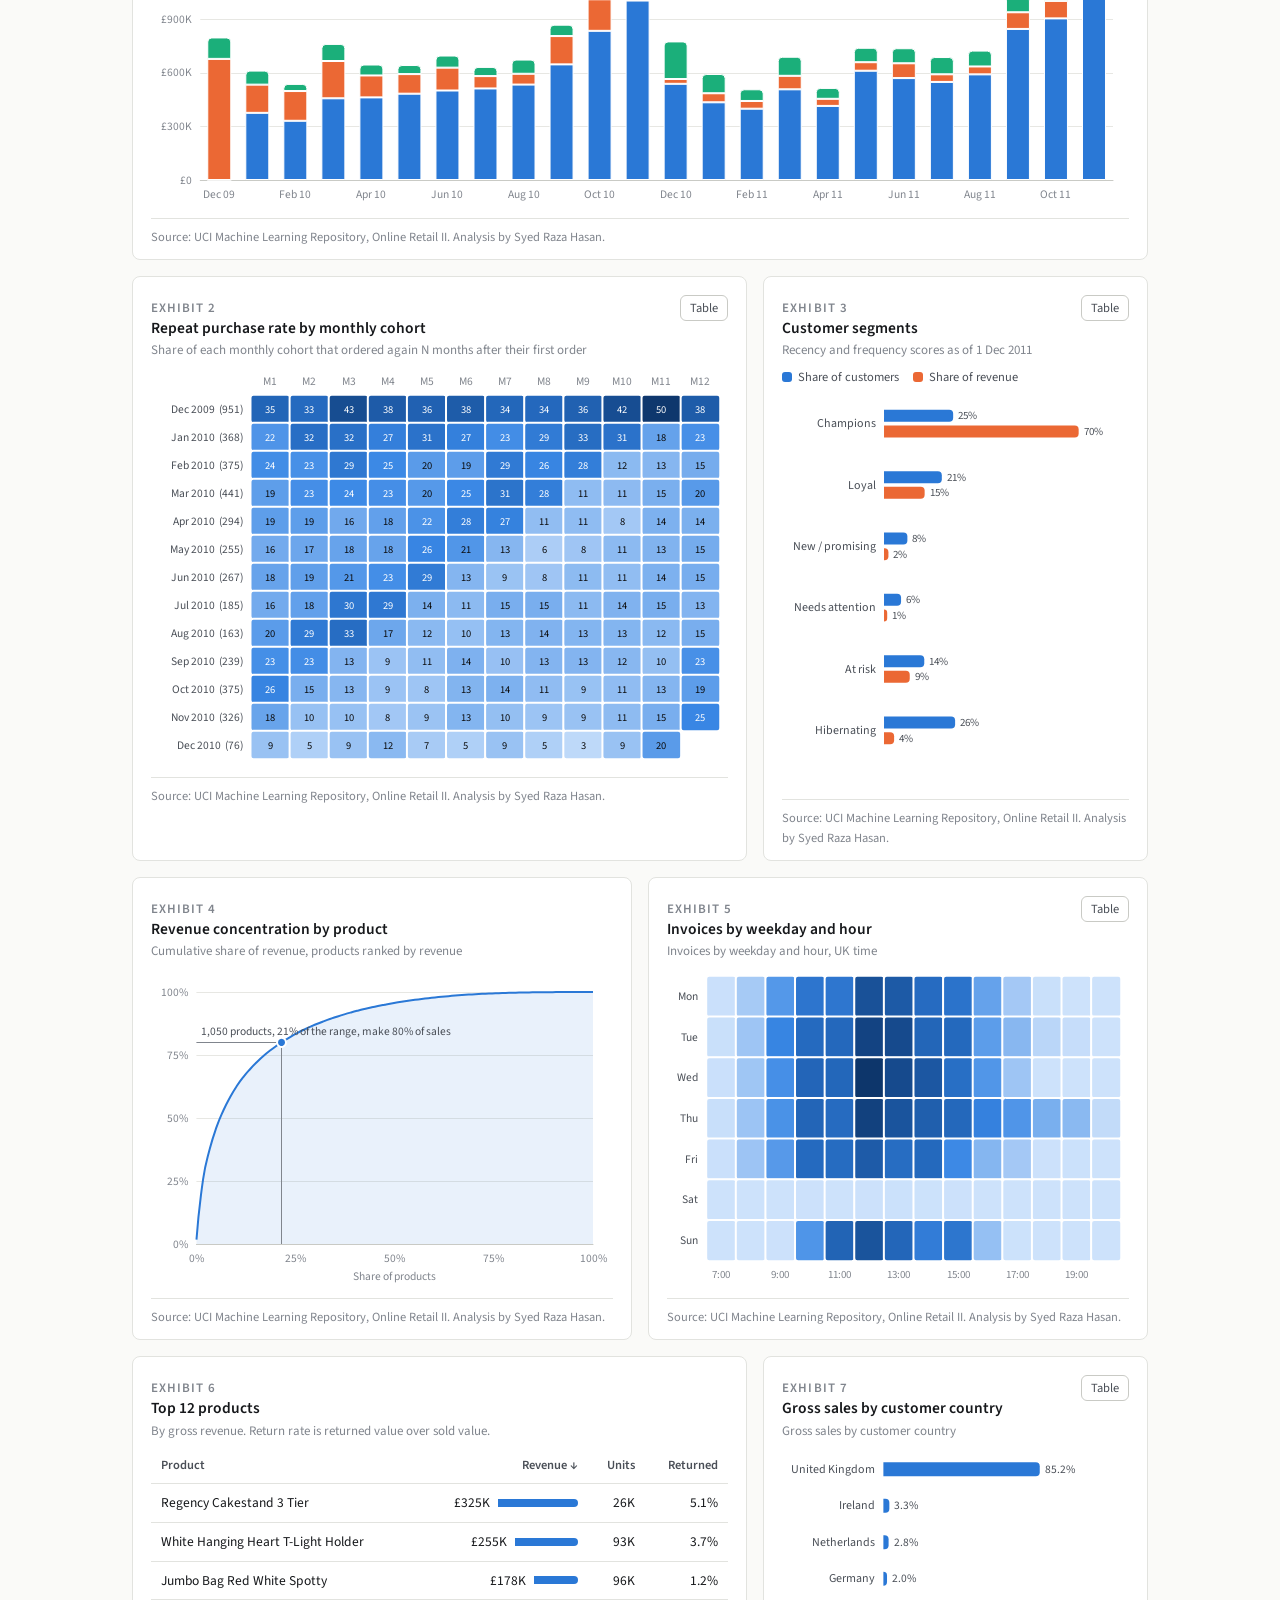
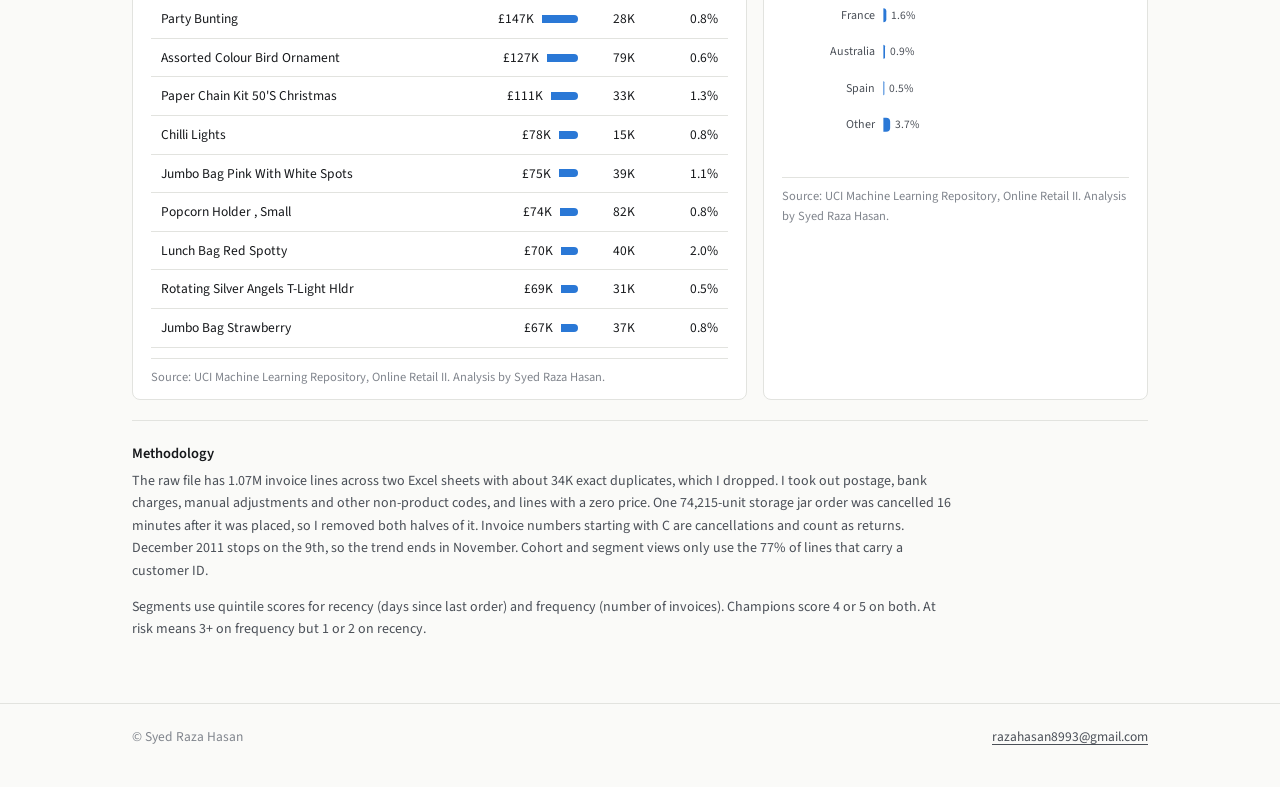
<file: work/retail-customers.html>
<!doctype html>
<html lang="en">
<head>
<meta charset="utf-8">
<meta name="viewport" content="width=device-width, initial-scale=1">
<title>Customer Concentration and Retention | Syed Raza Hasan</title>
<meta name="description" content="Sales, cohort retention, RFM segments and product mix for a UK online gift wholesaler, built on 1M+ invoice lines.">
<link rel="preconnect" href="https://fonts.googleapis.com">
<link rel="preconnect" href="https://fonts.gstatic.com" crossorigin>
<link href="https://fonts.googleapis.com/css2?family=Source+Sans+3:wght@400;600&family=Source+Serif+4:opsz,wght@8..60,500;8..60,600&display=swap" rel="stylesheet">
<link rel="stylesheet" href="../assets/style.css?v=12">
<link rel="icon" href="../assets/favicon.svg" type="image/svg+xml">
</head>
<body data-source="UCI Machine Learning Repository, Online Retail II. Analysis by Syed Raza Hasan.">
<header class="site-head">
  <div class="wrap">
    <a class="brand" href="../index.html">Syed Raza Hasan<small>Data and business analytics</small></a>
    <nav class="nav">
      <a class="hide-sm" href="../index.html#capabilities">Capabilities</a>
      <a class="hide-sm" href="../index.html#engagements">Engagements</a>
      <a href="../index.html#insights">Insights</a>
      <a href="../index.html#contact">Contact</a>
      <button class="theme-btn" type="button" aria-label="Toggle theme"></button>
    </nav>
  </div>
</header>

<main class="wrap">
  <div class="dash-head">
    <div class="crumbs"><a href="../index.html#insights">&larr; Insights</a></div>
    <p class="kicker">Insight &middot; Commercial</p>
    <h1>A quarter of a wholesaler's customers generate 70% of its revenue</h1>
    <p class="lede">Two years of invoices, December 2009 to November 2011, from a UK online wholesaler that sells mainly to small retailers: where revenue comes from, which customers have lapsed, and which products carry the range.</p>
    <div class="meta-row"><span><b>Source</b> UCI Online Retail II (public)</span><span><b>Coverage</b> 1.07M invoice lines</span><span><b>Method</b> Python, pandas</span></div>
  </div>

  <div class="findings">
    <h2>Key findings</h2>
    <ol>
      <li><b>1,445 customers, a quarter of those identified, generated 70% of revenue.</b> The median one had placed 10 orders and last ordered 15 days before the cut-off.</li>
      <li><b>841 previously regular customers had not ordered in about a year.</b> Their past spend totals &pound;1.5M, which makes them the first list for a win-back programme.</li>
      <li><b>September to November 2011 produced 38% of the year's sales.</b> Stock and staffing plans for the peak need to start by mid-year.</li>
      <li><b>1,050 of 4,893 products, 21% of the range, produced 80% of sales.</b></li>
    </ol>
  </div>

  <div class="brief">
    <div class="brief-who">
      <h3>Context</h3>
      <dl>
        <dt>Who uses it</dt><dd>The owner and sales lead of a small wholesaler</dd>
        <dt>How often</dt><dd>Monthly, before the sales team plans its calls</dd>
        <dt>Key question</dt><dd>Which customers should we call this month, and which products must never run out?</dd>
        <dt>Decision it supports</dt><dd>The monthly call list and pre-season stock orders</dd>
        <dt>Existing report?</dt><dd>Most wholesalers have monthly sales totals. Customer segments and cohorts are new.</dd>
      </dl>
    </div>
    <ol class="chain">
      <li><span>Metric</span><p>Revenue by customer segment, cohort repeat rate, and revenue concentration by product.</p></li>
      <li><span>Problem</span><p>70% of revenue sits with a quarter of named customers, and 841 customers who used to order regularly have gone quiet.</p></li>
      <li><span>Hypothesis</span><p>Growth comes from existing customers buying more, so retention is the lever.<br><span class="verdict yes">Result: supported</span></p></li>
      <li><span>Analysis</span><p>1M invoice lines turned into cohorts and recency and frequency segments. <b>In November 2011 returning customers brought in £1.06M and new customers £80K.</b> 1,050 of 4,893 products make 80% of sales.</p></li>
      <li><span>Experiment</span><p>Call half of the at-risk list with a reorder offer, leave the other half alone, and compare reorder rates after 60 days.</p></li>
      <li><span>Decision</span><p><b>Run a monthly win-back list from the at-risk segment</b>, and lock stock for the top 1,050 products before September.</p></li>
    </ol>
  </div>


  <div class="kpis" id="kpis"></div>

  <div class="panel" id="p-month" style="margin-bottom:16px">
    <div class="panel-head">
      <div><h3 id="month-title">Monthly sales by customer type</h3><p id="month-sub">Gross sales before returns, GBP</p></div>
      <div class="panel-tools">
        <div class="seg" id="month-metric" role="group" aria-label="Metric">
          <button type="button" data-m="sales" aria-pressed="true">Sales</button>
          <button type="button" data-m="orders" aria-pressed="false">Orders</button>
          <button type="button" data-m="aov" aria-pressed="false">Avg order</button>
        </div>
        <button class="tbl-btn" data-panel="p-month" aria-pressed="false">Table</button>
      </div>
    </div>
    <div id="lg-month"></div>
    <div class="chart" id="c-month"></div>
    <div class="table-view" id="t-month"></div>
  </div>

  <div class="dash-grid wide-left">
    <div class="panel" id="p-cohort">
      <div class="panel-head">
        <div><h3>Repeat purchase rate by monthly cohort</h3><p>Share of each monthly cohort that ordered again N months after their first order</p></div>
        <div class="panel-tools"><button class="tbl-btn" data-panel="p-cohort" aria-pressed="false">Table</button></div>
      </div>
      <div class="chart tall" id="c-cohort"></div>
      <div class="table-view" id="t-cohort"></div>
    </div>
    <div class="panel" id="p-rfm">
      <div class="panel-head">
        <div><h3>Customer segments</h3><p>Recency and frequency scores as of 1 Dec 2011</p></div>
        <div class="panel-tools"><button class="tbl-btn" data-panel="p-rfm" aria-pressed="false">Table</button></div>
      </div>
      <div id="lg-rfm"></div>
      <div class="chart tall" id="c-rfm"></div>
      <div class="table-view" id="t-rfm"></div>
    </div>
  </div>

  <div class="dash-grid two">
    <div class="panel" id="p-pareto">
      <div class="panel-head">
        <div><h3>Revenue concentration by product</h3><p>Cumulative share of revenue, products ranked by revenue</p></div>
      </div>
      <div class="chart" id="c-pareto"></div>
    </div>
    <div class="panel" id="p-heat">
      <div class="panel-head">
        <div><h3>Invoices by weekday and hour</h3><p>Invoices by weekday and hour, UK time</p></div>
        <div class="panel-tools"><button class="tbl-btn" data-panel="p-heat" aria-pressed="false">Table</button></div>
      </div>
      <div class="chart" id="c-heat"></div>
      <div class="table-view" id="t-heat"></div>
    </div>
  </div>

  <div class="dash-grid wide-left">
    <div class="panel" id="p-prod">
      <div class="panel-head"><div><h3>Top 12 products</h3><p>By gross revenue. Return rate is returned value over sold value.</p></div></div>
      <div id="t-prod" style="overflow:auto"></div>
    </div>
    <div class="panel" id="p-ctry">
      <div class="panel-head">
        <div><h3>Gross sales by customer country</h3><p>Gross sales by customer country</p></div>
        <div class="panel-tools"><button class="tbl-btn" data-panel="p-ctry" aria-pressed="false">Table</button></div>
      </div>
      <div class="chart" id="c-ctry"></div>
      <div class="table-view" id="t-ctry"></div>
    </div>
  </div>

  <div class="method">
    <h3>Methodology</h3>
    <p>The raw file has 1.07M invoice lines across two Excel sheets with about 34K exact duplicates, which I dropped. I took out postage, bank charges, manual adjustments and other non-product codes, and lines with a zero price. One 74,215-unit storage jar order was cancelled 16 minutes after it was placed, so I removed both halves of it. Invoice numbers starting with C are cancellations and count as returns. December 2011 stops on the 9th, so the trend ends in November. Cohort and segment views only use the 77% of lines that carry a customer ID.</p>
    <p>Segments use quintile scores for recency (days since last order) and frequency (number of invoices). Champions score 4 or 5 on both. At risk means 3+ on frequency but 1 or 2 on recency.</p>
  </div>
</main>

<footer class="site-foot"><div class="wrap"><span>&copy; Syed Raza Hasan</span><span><a href="../index.html#contact">razahasan8993@gmail.com</a></span></div></footer>

<script src="../assets/echarts.min.js?v=5.5.1"></script>
<script src="../assets/viz.js?v=11"></script>
<script src="../data/retail.js?v=3"></script>
<script>
(function () {
  const R = window.RETAIL, { fmt, css } = V, M = R.monthly;
  const labels = M.months.map(m => { const [y, mo] = m.split("-"); return new Date(+y, +mo - 1, 1).toLocaleString("en-US", { month: "short" }) + " " + y.slice(2); });
  const guest = M.gross.map((g, i) => Math.max(0, g - M.rev_new[i] - M.rev_returning[i]));
  let metric = "sales";

  // ---- KPIs
  const T = R.totals;
  const aov = M.gross.reduce((a, b) => a + b, 0) / M.orders.reduce((a, b) => a + b, 0);
  [["Net sales, 24 months", fmt.gbp(T.net_revenue), true], ["Orders", fmt.compact(T.orders)], ["Average order", "£" + fmt.int(aov)], ["Customers who reordered", fmt.pct(T.repeat_rate)], ["Returned, by value", fmt.pct(T.return_rate)]]
    .forEach(([l, v, hero]) => { const k = document.createElement("div"); k.className = "kpi" + (hero ? " hero" : ""); k.innerHTML = '<div class="label"></div><div class="value"></div>'; k.querySelector(".label").textContent = l; k.querySelector(".value").textContent = v; document.getElementById("kpis").appendChild(k); });

  // ---- monthly
  const NAMES = ["Returning customers", "New customers", "No customer ID"];
  function monthLegend() {
    const S = V.series();
    if (metric === "sales") V.legend("lg-month", NAMES.map((n, i) => [n, S[i]]));
    else document.getElementById("lg-month").textContent = "";
  }
  const monthChart = V.register("c-month", () => {
    const S = V.series();
    if (metric === "sales") {
      return Object.assign(V.base(), {
        xAxis: V.catAxis(labels), yAxis: V.valAxis(v => fmt.gbp(v)),
        tooltip: Object.assign(V.base().tooltip, { axisPointer: { type: "shadow", shadowStyle: { color: "rgba(127,127,127,0.08)" } },
          formatter: V.axisTip(v => fmt.gbp(v), { reverse: true, footer: { label: "Total", value: ps => fmt.gbp(ps.reduce((a, p) => a + p.value, 0)) } }) }),
        series: V.stackedBars(NAMES, [M.rev_returning, M.rev_new, guest], [S[0], S[1], S[2]]),
      });
    }
    const data = metric === "orders" ? M.orders : M.aov, f = metric === "orders" ? fmt.int : v => "£" + v.toFixed(0);
    return Object.assign(V.base(), {
      grid: { left: 8, right: 44, top: 24, bottom: 8, containLabel: true },
      xAxis: V.catAxis(labels, { boundaryGap: false }), yAxis: V.valAxis(v => metric === "orders" ? fmt.compact(v) : "£" + v, { min: metric === "aov" ? 300 : 0 }),
      tooltip: Object.assign(V.base().tooltip, { formatter: V.axisTip(f) }),
      series: [{ name: metric === "orders" ? "Orders" : "Average order", type: "line", data, symbol: "circle", symbolSize: 8, showSymbol: false,
        lineStyle: { width: 2, color: S[0] }, itemStyle: { color: S[0], borderColor: css("--surface-1"), borderWidth: 2 },
        areaStyle: { color: S[0], opacity: 0.1 }, endLabel: { show: true, formatter: p => f(p.value), color: css("--ink-2"), fontSize: 11.5 } }],
    });
  });
  document.querySelectorAll("#month-metric button").forEach(b => b.addEventListener("click", () => {
    metric = b.dataset.m;
    document.querySelectorAll("#month-metric button").forEach(x => x.setAttribute("aria-pressed", x === b));
    document.getElementById("month-title").textContent = { sales: "Monthly sales by customer type", orders: "Orders per month", aov: "Average order value" }[metric];
    document.getElementById("month-sub").textContent = { sales: "Gross sales before returns, GBP", orders: "Count of invoices", aov: "Gross sales per invoice, GBP" }[metric];
    monthLegend(); V.update(monthChart);
  }));
  monthLegend();
  V.table(document.getElementById("t-month"), [{ key: "m", label: "Month" }, { key: "ret", label: "Returning", fmt: fmt.int }, { key: "new", label: "New", fmt: fmt.int }, { key: "g", label: "No ID", fmt: fmt.int }, { key: "net", label: "Net of returns", fmt: fmt.int }, { key: "o", label: "Orders", fmt: fmt.int }, { key: "aov", label: "Avg order", fmt: v => v.toFixed(0) }],
    M.months.map((m, i) => ({ m, ret: M.rev_returning[i], new: M.rev_new[i], g: guest[i], net: M.net[i], o: M.orders[i], aov: M.aov[i] })), { sortKey: "m", dir: 1 });

  // ---- cohort heatmap (months 1..12)
  const CO = R.cohorts;
  const coLabel = (c, i) => { const [y, mo] = c.split("-"); return new Date(+y, +mo - 1, 1).toLocaleString("en-US", { month: "short" }) + " " + y + "  (" + CO.sizes[i] + ")"; };
  const ages = CO.ages.filter(a => a > 0);
  const cohortChart = V.register("c-cohort", () => {
    const data = [];
    CO.cohorts.forEach((c, i) => ages.forEach((a, j) => { const v = CO.pct[i][CO.ages.indexOf(a)]; if (v != null) data.push([j, i, v]); }));
    return Object.assign(V.base(), {
      grid: { left: 8, right: 8, top: 8, bottom: 8, containLabel: true },
      xAxis: V.catAxis(ages.map(a => "M" + a), { position: "top", axisLine: { show: false } }),
      yAxis: V.catAxis(CO.cohorts.map(coLabel), { inverse: true, axisLine: { show: false }, axisLabel: { color: css("--ink-2"), fontSize: 11.5 } }),
      visualMap: { show: false, min: 0, max: 50, dimension: 2, inRange: { color: V.seqStops() } },
      tooltip: Object.assign(V.base().tooltip, { trigger: "item", formatter: p => '<div style="color:' + css("--ink-2") + ';font-size:12px">' + V.esc(CO.cohorts[p.value[1]]) + " cohort, month " + ages[p.value[0]] + "</div><b>" + p.value[2].toFixed(1) + "%</b> ordered again" }),
      series: [{ type: "heatmap", data: data.map(d => ({ value: d, label: { color: V.inkFor(V.rampAt(V.seqStops(), Math.min(1, d[2] / 50))) } })),
        itemStyle: { borderColor: css("--surface-1"), borderWidth: 2, borderRadius: 3 },
        label: { show: true, fontSize: 10.5, formatter: p => Math.round(p.value[2]) }, emphasis: { itemStyle: { borderColor: css("--ink"), borderWidth: 1 } } }],
    });
  });
  V.table(document.getElementById("t-cohort"), [{ key: "c", label: "Cohort" }, { key: "n", label: "Size", fmt: fmt.int }].concat(ages.map(a => ({ key: "m" + a, label: "M" + a, fmt: v => v == null ? "" : v.toFixed(0) + "%" }))),
    CO.cohorts.map((c, i) => Object.assign({ c, n: CO.sizes[i] }, Object.fromEntries(ages.map(a => ["m" + a, CO.pct[i][CO.ages.indexOf(a)]])))), { sortKey: "c", dir: 1 });

  // ---- RFM: share of customers vs share of revenue
  const RF = R.rfm, cTot = RF.customers.reduce((a, b) => a + b, 0), rTot = RF.revenue.reduce((a, b) => a + b, 0);
  const rfmChart = V.register("c-rfm", () => {
    const S = V.series();
    const bar = (name, vals, color) => ({ name, type: "bar", data: vals, barMaxWidth: 12, barGap: "30%", itemStyle: { color, borderRadius: [0, 4, 4, 0] },
      label: { show: true, position: "right", color: css("--ink-2"), fontSize: 11, formatter: p => p.value.toFixed(0) + "%" } });
    return Object.assign(V.base(), {
      grid: { left: 8, right: 36, top: 4, bottom: 8, containLabel: true },
      xAxis: V.valAxis(v => v + "%", { show: false, max: 75 }),
      yAxis: V.catAxis(RF.segments, { inverse: true, axisLine: { show: false }, axisLabel: { color: css("--ink-2"), fontSize: 12 } }),
      tooltip: Object.assign(V.base().tooltip, { axisPointer: { type: "shadow", shadowStyle: { color: "rgba(127,127,127,0.08)" } }, formatter: V.axisTip(v => v.toFixed(1) + "%") }),
      series: [bar("Share of customers", RF.customers.map(c => c / cTot * 100), S[0]), bar("Share of revenue", RF.revenue.map(r => r / rTot * 100), S[1])],
    });
  });
  V.legend("lg-rfm", [["Share of customers", V.series()[0]], ["Share of revenue", V.series()[1]]]);
  V.table(document.getElementById("t-rfm"), [{ key: "s", label: "Segment", txt: true }, { key: "c", label: "Customers", fmt: fmt.int }, { key: "r", label: "Revenue", fmt: fmt.gbp }, { key: "d", label: "Median days since order", fmt: fmt.int }, { key: "o", label: "Median orders", fmt: v => v.toFixed(0) }],
    RF.segments.map((s, i) => ({ s, c: RF.customers[i], r: RF.revenue[i], d: RF.median_recency_days[i], o: RF.median_orders[i] })), { sortKey: "r" });

  // ---- Pareto
  const PA = R.pareto, pct80 = PA.skus_for_80 / PA.skus * 100;
  V.register("c-pareto", () => {
    const S = V.series();
    return Object.assign(V.base(), {
      grid: { left: 8, right: 20, top: 24, bottom: 24, containLabel: true },
      xAxis: V.valAxis(v => v + "%", { type: "value", max: 100, interval: 25, name: "Share of products", nameLocation: "middle", nameGap: 26, nameTextStyle: { color: css("--muted"), fontSize: 11.5 }, splitLine: { show: false }, axisLine: { show: true, lineStyle: { color: css("--axis") } } }),
      yAxis: V.valAxis(v => v + "%", { max: 100, interval: 25 }),
      tooltip: Object.assign(V.base().tooltip, { formatter: ps => { const p = ps[0]; return "Top <b>" + p.value[0].toFixed(0) + "%</b> of products make <b>" + p.value[1].toFixed(0) + "%</b> of revenue"; } }),
      series: [{ name: "Cumulative revenue", type: "line", data: PA.sku_pct.map((x, i) => [x, PA.rev_pct[i]]), showSymbol: false, smooth: true,
        lineStyle: { width: 2, color: S[0] }, areaStyle: { color: S[0], opacity: 0.1 },
        markLine: { silent: true, symbol: "none", lineStyle: { color: css("--muted"), width: 1, type: "solid" },
          label: { color: css("--ink-2"), fontSize: 11.5, formatter: "{b}" },
          data: [[{ name: PA.skus_for_80.toLocaleString() + " products, " + pct80.toFixed(0) + "% of the range, make 80% of sales", coord: [0, 80], label: { position: "insideStartTop" } }, { coord: [pct80, 80] }], [{ coord: [pct80, 0], label: { show: false } }, { coord: [pct80, 80] }]] },
        markPoint: { symbol: "circle", symbolSize: 9, itemStyle: { color: S[0], borderColor: css("--surface-1"), borderWidth: 2 }, label: { show: false }, data: [{ coord: [pct80, 80] }] } }],
    });
  });

  // ---- weekday x hour
  const HM = R.heat;
  V.register("c-heat", () => {
    const data = [], max = Math.max(...HM.orders.flat());
    HM.orders.forEach((row, d) => row.forEach((v, h) => data.push([h, d, v])));
    return Object.assign(V.base(), {
      grid: { left: 8, right: 8, top: 8, bottom: 8, containLabel: true },
      xAxis: V.catAxis(HM.hours.map(h => h + ":00"), { axisLine: { show: false }, axisLabel: { color: css("--muted"), fontSize: 11, interval: 1 } }),
      yAxis: V.catAxis(HM.days, { inverse: true, axisLine: { show: false }, axisLabel: { color: css("--ink-2"), fontSize: 11.5 } }),
      visualMap: { show: false, min: 0, max, dimension: 2, inRange: { color: V.seqStops() } },
      tooltip: Object.assign(V.base().tooltip, { trigger: "item", formatter: p => '<div style="color:' + css("--ink-2") + ';font-size:12px">' + HM.days[p.value[1]] + ", " + HM.hours[p.value[0]] + ":00</div><b>" + fmt.int(p.value[2]) + "</b> invoices" }),
      series: [{ type: "heatmap", data, itemStyle: { borderColor: css("--surface-1"), borderWidth: 2, borderRadius: 3 }, emphasis: { itemStyle: { borderColor: css("--ink"), borderWidth: 1 } } }],
    });
  });
  V.table(document.getElementById("t-heat"), [{ key: "d", label: "Day" }].concat(HM.hours.map(h => ({ key: "h" + h, label: h + ":00", fmt: fmt.int }))),
    HM.days.map((d, i) => Object.assign({ d }, Object.fromEntries(HM.hours.map((h, j) => ["h" + h, HM.orders[i][j]])))), { sortKey: "d", dir: 1 });

  // ---- products table
  V.table(document.getElementById("t-prod"), [
    { key: "name", label: "Product", txt: true }, { key: "revenue", label: "Revenue", fmt: fmt.gbp, bar: true },
    { key: "units", label: "Units", fmt: fmt.compact }, { key: "return_rate", label: "Returned", fmt: v => fmt.pct(v) },
  ], R.top_products, { sortKey: "revenue" });

  // ---- countries
  const CT = R.countries, ctTot = CT.revenue.reduce((a, b) => a + b, 0), cname = n => n === "EIRE" ? "Ireland" : n;
  V.register("c-ctry", () => Object.assign(V.base(), {
    grid: { left: 8, right: 52, top: 4, bottom: 4, containLabel: true },
    xAxis: V.valAxis(v => v, { show: false }),
    yAxis: V.catAxis(CT.names.map(cname), { inverse: true, axisLine: { show: false }, axisLabel: { color: css("--ink-2"), fontSize: 12 } }),
    tooltip: Object.assign(V.base().tooltip, { trigger: "item", formatter: p => '<div style="color:' + css("--ink-2") + ';font-size:12px">' + V.esc(p.name) + "</div><b>" + fmt.gbp(p.value) + "</b> (" + fmt.pct(p.value / ctTot * 100) + ")" }),
    series: [{ type: "bar", data: CT.revenue, barMaxWidth: 14, itemStyle: { color: css("--s1"), borderRadius: [0, 4, 4, 0] },
      label: { show: true, position: "right", color: css("--ink-2"), fontSize: 11.5, formatter: p => fmt.pct(p.value / ctTot * 100) } }],
  }));
  V.table(document.getElementById("t-ctry"), [{ key: "n", label: "Country", txt: true }, { key: "r", label: "Gross sales", fmt: fmt.gbp }, { key: "s", label: "Share", fmt: v => fmt.pct(v) }],
    CT.names.map((n, i) => ({ n: cname(n), r: CT.revenue[i], s: CT.revenue[i] / ctTot * 100 })), { sortKey: "r" });

  V.rerenderHooks.push(() => { monthLegend(); V.legend("lg-rfm", [["Share of customers", V.series()[0]], ["Share of revenue", V.series()[1]]]); });
})();
</script>
</body>
</html>
</file>
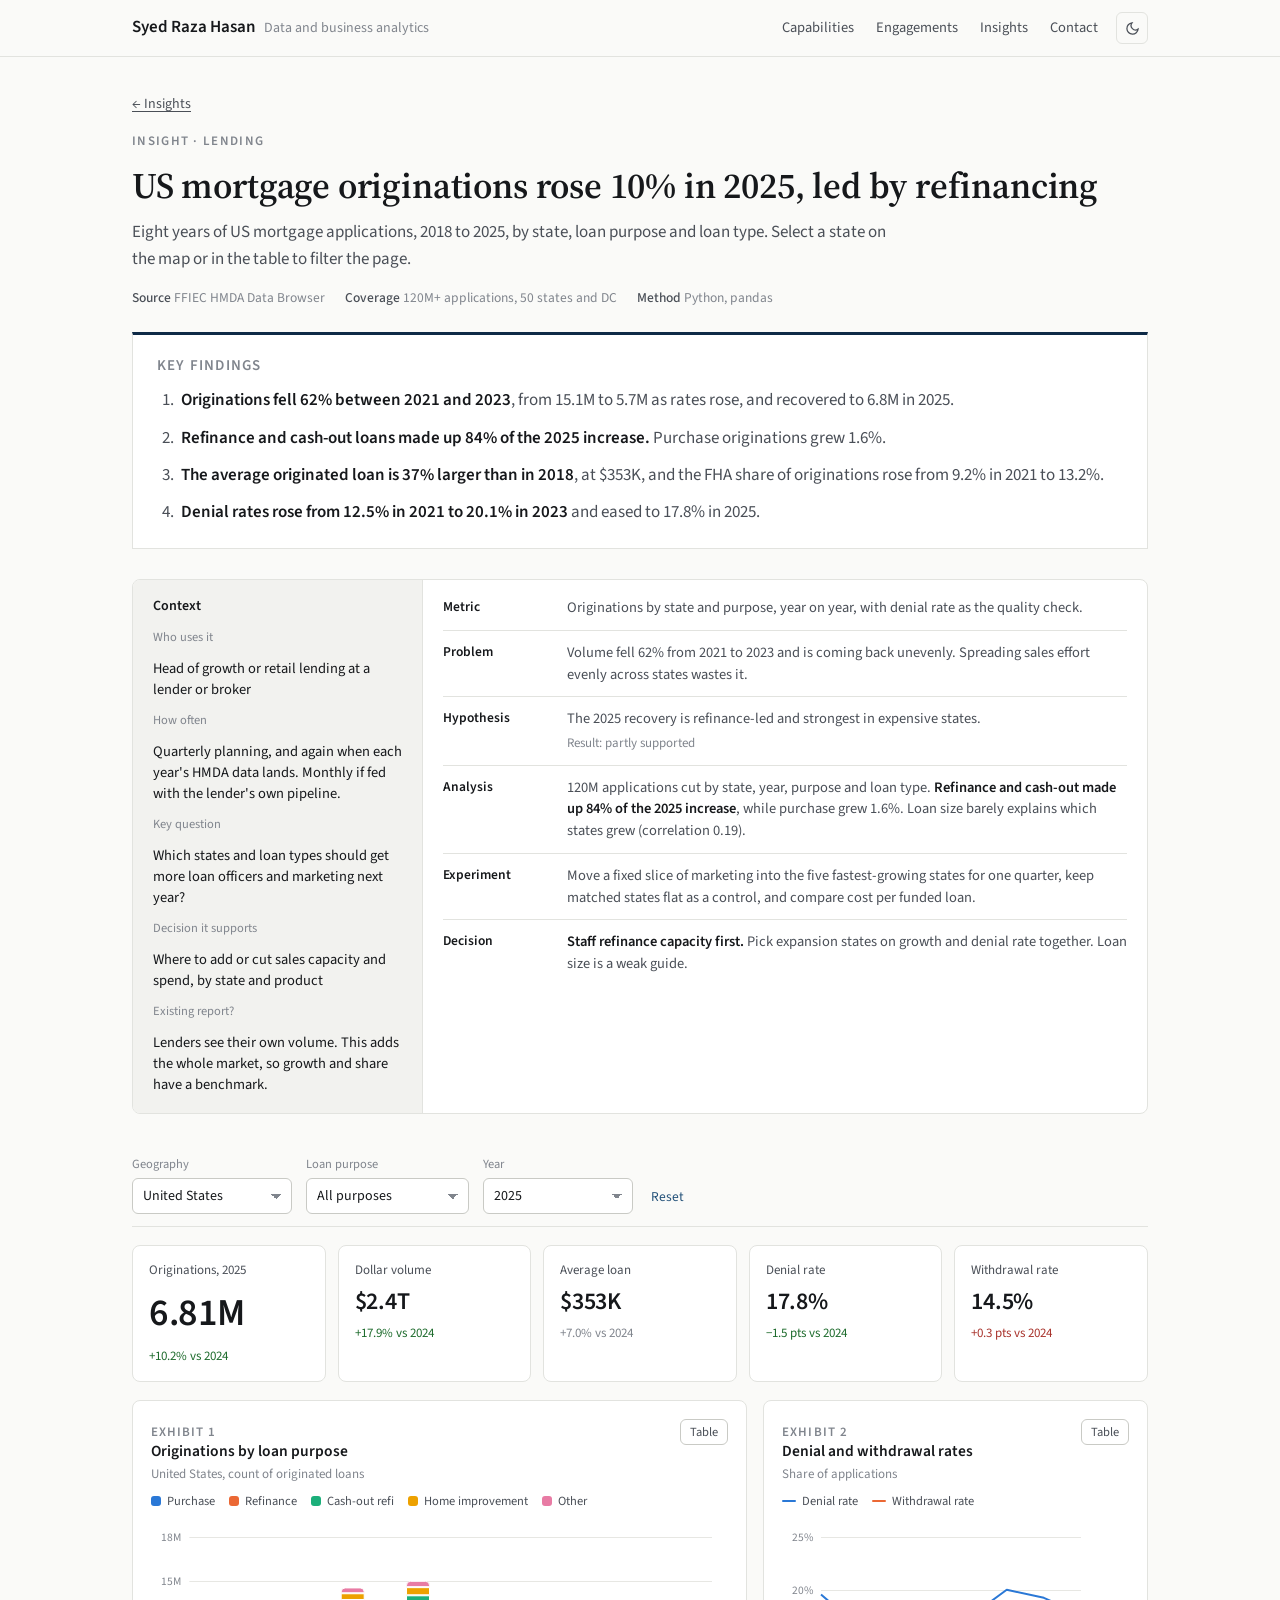
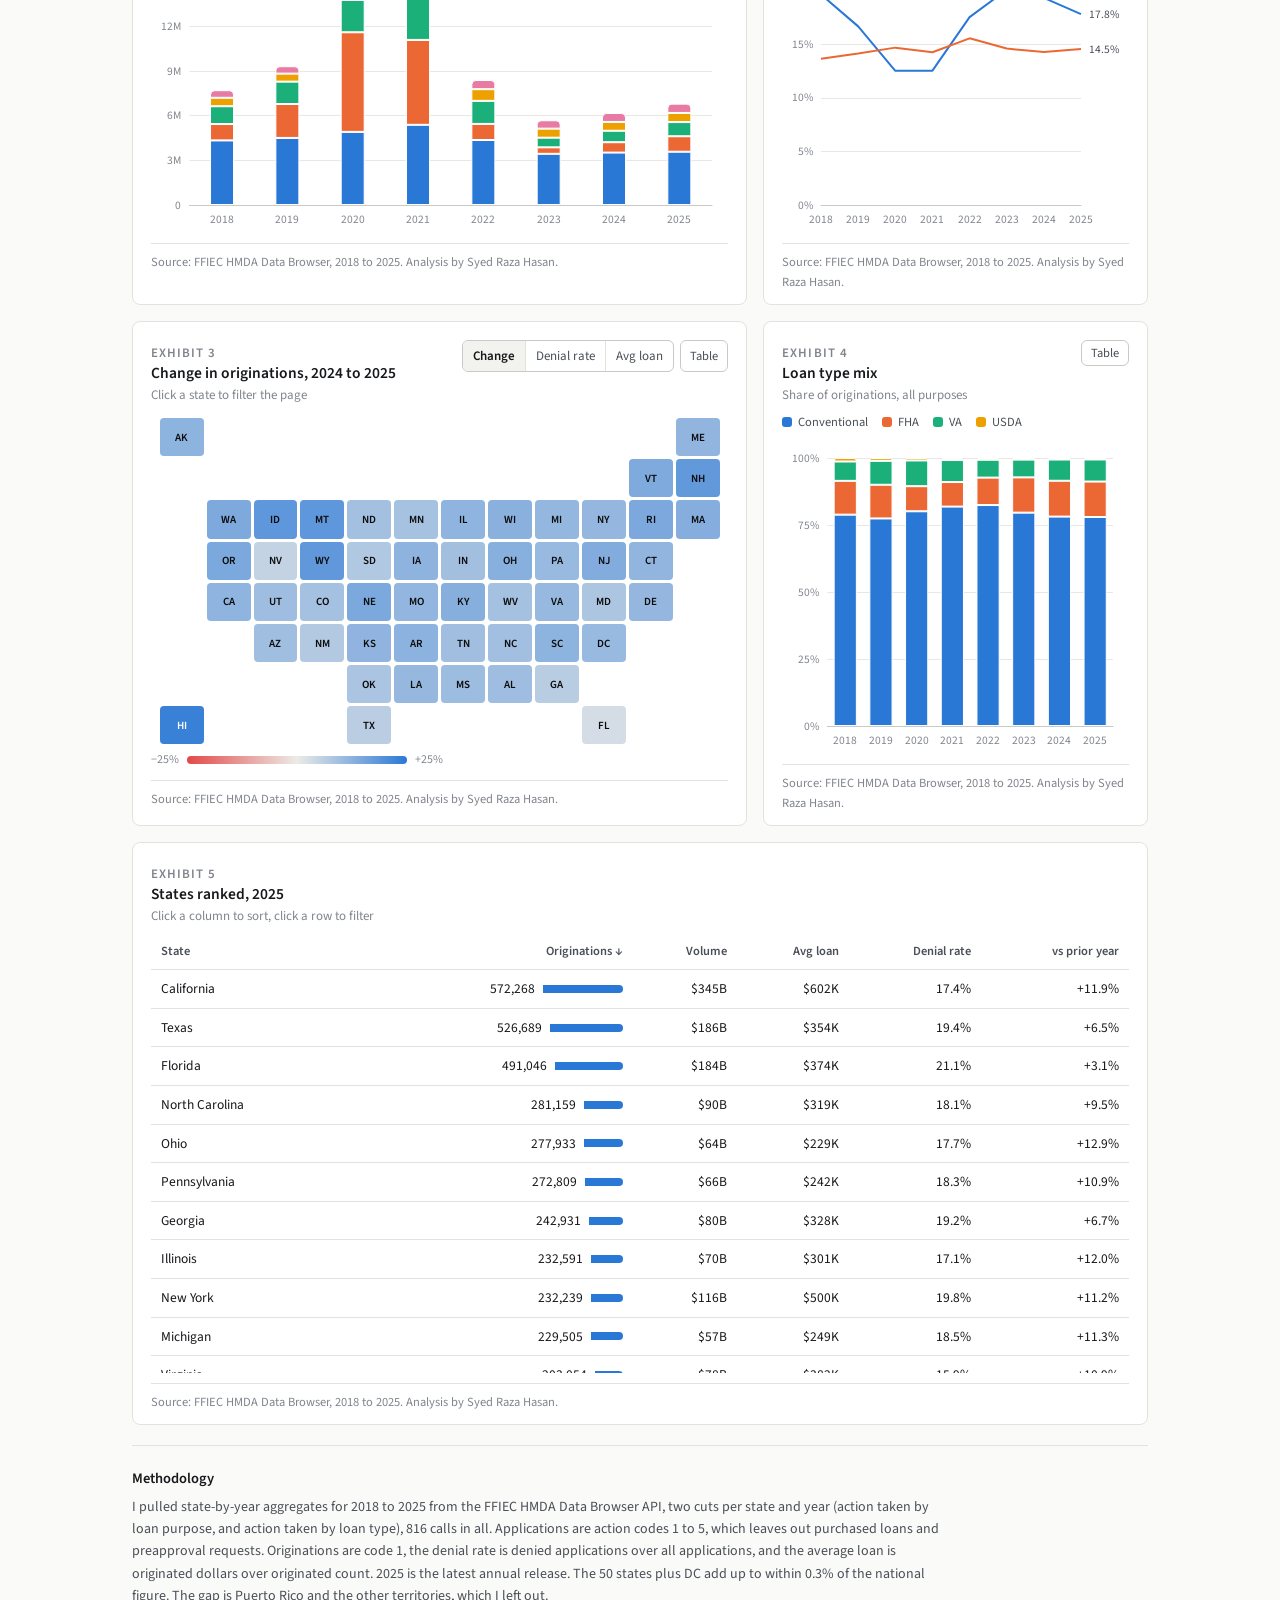
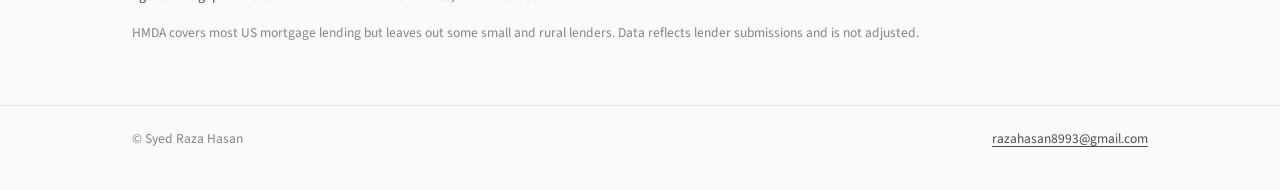
<file: work/us-mortgage-market.html>
<!doctype html>
<html lang="en">
<head>
<meta charset="utf-8">
<meta name="viewport" content="width=device-width, initial-scale=1">
<title>US Mortgage Market | Syed Raza Hasan</title>
<meta name="description" content="Interactive dashboard of US mortgage applications, originations and denials by state, 2018 to 2025, built on public HMDA data.">
<link rel="preconnect" href="https://fonts.googleapis.com">
<link rel="preconnect" href="https://fonts.gstatic.com" crossorigin>
<link href="https://fonts.googleapis.com/css2?family=Source+Sans+3:wght@400;600&family=Source+Serif+4:opsz,wght@8..60,500;8..60,600&display=swap" rel="stylesheet">
<link rel="stylesheet" href="../assets/style.css?v=12">
<link rel="icon" href="../assets/favicon.svg" type="image/svg+xml">
</head>
<body data-source="FFIEC HMDA Data Browser, 2018 to 2025. Analysis by Syed Raza Hasan.">
<header class="site-head">
  <div class="wrap">
    <a class="brand" href="../index.html">Syed Raza Hasan<small>Data and business analytics</small></a>
    <nav class="nav">
      <a class="hide-sm" href="../index.html#capabilities">Capabilities</a>
      <a class="hide-sm" href="../index.html#engagements">Engagements</a>
      <a href="../index.html#insights">Insights</a>
      <a href="../index.html#contact">Contact</a>
      <button class="theme-btn" type="button" aria-label="Toggle theme"></button>
    </nav>
  </div>
</header>

<main class="wrap">
  <div class="dash-head">
    <div class="crumbs"><a href="../index.html#insights">&larr; Insights</a></div>
    <p class="kicker">Insight &middot; Lending</p>
    <h1>US mortgage originations rose 10% in 2025, led by refinancing</h1>
    <p class="lede">Eight years of US mortgage applications, 2018 to 2025, by state, loan purpose and loan type. Select a state on the map or in the table to filter the page.</p>
    <div class="meta-row"><span><b>Source</b> FFIEC HMDA Data Browser</span><span><b>Coverage</b> 120M+ applications, 50 states and DC</span><span><b>Method</b> Python, pandas</span></div>
  </div>

  <div class="findings">
    <h2>Key findings</h2>
    <ol>
      <li><b>Originations fell 62% between 2021 and 2023</b>, from 15.1M to 5.7M as rates rose, and recovered to 6.8M in 2025.</li>
      <li><b>Refinance and cash-out loans made up 84% of the 2025 increase.</b> Purchase originations grew 1.6%.</li>
      <li><b>The average originated loan is 37% larger than in 2018</b>, at $353K, and the FHA share of originations rose from 9.2% in 2021 to 13.2%.</li>
      <li><b>Denial rates rose from 12.5% in 2021 to 20.1% in 2023</b> and eased to 17.8% in 2025.</li>
    </ol>
  </div>

  <div class="brief">
    <div class="brief-who">
      <h3>Context</h3>
      <dl>
        <dt>Who uses it</dt><dd>Head of growth or retail lending at a lender or broker</dd>
        <dt>How often</dt><dd>Quarterly planning, and again when each year's HMDA data lands. Monthly if fed with the lender's own pipeline.</dd>
        <dt>Key question</dt><dd>Which states and loan types should get more loan officers and marketing next year?</dd>
        <dt>Decision it supports</dt><dd>Where to add or cut sales capacity and spend, by state and product</dd>
        <dt>Existing report?</dt><dd>Lenders see their own volume. This adds the whole market, so growth and share have a benchmark.</dd>
      </dl>
    </div>
    <ol class="chain">
      <li><span>Metric</span><p>Originations by state and purpose, year on year, with denial rate as the quality check.</p></li>
      <li><span>Problem</span><p>Volume fell 62% from 2021 to 2023 and is coming back unevenly. Spreading sales effort evenly across states wastes it.</p></li>
      <li><span>Hypothesis</span><p>The 2025 recovery is refinance-led and strongest in expensive states.<br><span class="verdict part">Result: partly supported</span></p></li>
      <li><span>Analysis</span><p>120M applications cut by state, year, purpose and loan type. <b>Refinance and cash-out made up 84% of the 2025 increase</b>, while purchase grew 1.6%. Loan size barely explains which states grew (correlation 0.19).</p></li>
      <li><span>Experiment</span><p>Move a fixed slice of marketing into the five fastest-growing states for one quarter, keep matched states flat as a control, and compare cost per funded loan.</p></li>
      <li><span>Decision</span><p><b>Staff refinance capacity first.</b> Pick expansion states on growth and denial rate together. Loan size is a weak guide.</p></li>
    </ol>
  </div>


  <div class="filters" role="group" aria-label="Filters">
    <label>Geography<select id="f-geo"></select></label>
    <label>Loan purpose<select id="f-purpose"></select></label>
    <label>Year<select id="f-year"></select></label>
    <button class="reset" id="f-reset" type="button">Reset</button>
  </div>

  <div class="kpis" id="kpis"></div>

  <div class="dash-grid wide-left">
    <div class="panel" id="p-purpose">
      <div class="panel-head">
        <div><h3>Originations by loan purpose</h3><p id="purpose-sub">Count of originated loans</p></div>
        <div class="panel-tools"><button class="tbl-btn" data-panel="p-purpose" aria-pressed="false">Table</button></div>
      </div>
      <div id="lg-purpose"></div>
      <div class="chart" id="c-purpose"></div>
      <div class="table-view" id="t-purpose"></div>
    </div>
    <div class="panel" id="p-rates">
      <div class="panel-head">
        <div><h3>Denial and withdrawal rates</h3><p>Share of applications</p></div>
        <div class="panel-tools"><button class="tbl-btn" data-panel="p-rates" aria-pressed="false">Table</button></div>
      </div>
      <div id="lg-rates"></div>
      <div class="chart" id="c-rates"></div>
      <div class="table-view" id="t-rates"></div>
    </div>
  </div>

  <div class="dash-grid wide-left">
    <div class="panel" id="p-map">
      <div class="panel-head">
        <div><h3 id="map-title">Change in originations vs prior year</h3><p id="map-sub">Click a state to filter the page</p></div>
        <div class="panel-tools">
          <div class="seg" id="map-metric" role="group" aria-label="Map metric">
            <button type="button" data-m="yoy" aria-pressed="true">Change</button>
            <button type="button" data-m="deny" aria-pressed="false">Denial rate</button>
            <button type="button" data-m="avg" aria-pressed="false">Avg loan</button>
          </div>
          <button class="tbl-btn" data-panel="p-map" aria-pressed="false">Table</button>
        </div>
      </div>
      <div id="tilemap"></div>
      <div class="legend-scale" id="map-scale"></div>
      <div class="table-view" id="t-map"></div>
    </div>
    <div class="panel" id="p-type">
      <div class="panel-head">
        <div><h3>Loan type mix</h3><p>Share of originations, all purposes</p></div>
        <div class="panel-tools"><button class="tbl-btn" data-panel="p-type" aria-pressed="false">Table</button></div>
      </div>
      <div id="lg-type"></div>
      <div class="chart" id="c-type"></div>
      <div class="table-view" id="t-type"></div>
    </div>
  </div>

  <div class="panel" id="p-states" style="margin-bottom:16px">
    <div class="panel-head">
      <div><h3 id="states-title">States ranked</h3><p>Click a column to sort, click a row to filter</p></div>
    </div>
    <div id="t-states" style="max-height:440px;overflow:auto"></div>
  </div>

  <div class="method">
    <h3>Methodology</h3>
    <p>I pulled state-by-year aggregates for 2018 to 2025 from the FFIEC HMDA Data Browser API, two cuts per state and year (action taken by loan purpose, and action taken by loan type), 816 calls in all. Applications are action codes 1 to 5, which leaves out purchased loans and preapproval requests. Originations are code 1, the denial rate is denied applications over all applications, and the average loan is originated dollars over originated count. 2025 is the latest annual release. The 50 states plus DC add up to within 0.3% of the national figure. The gap is Puerto Rico and the other territories, which I left out.</p>
    <p class="small muted">HMDA covers most US mortgage lending but leaves out some small and rural lenders. Data reflects lender submissions and is not adjusted.</p>
  </div>
</main>

<footer class="site-foot"><div class="wrap"><span>&copy; Syed Raza Hasan</span><span><a href="../index.html#contact">razahasan8993@gmail.com</a></span></div></footer>

<script src="../assets/echarts.min.js?v=5.5.1"></script>
<script src="../assets/viz.js?v=11"></script>
<script src="../data/hmda.js?v=3"></script>
<script>
(function () {
  const D = window.HMDA, { fmt, css } = V;
  const YEARS = D.years.map(String), P = D.purposes, T = D.types;
  const state = { geo: "US", purpose: "all", year: YEARS[YEARS.length - 1], metric: "yoy" };

  // ---- aggregation
  const add = (a, b) => a.map((x, i) => x + b[i]);
  const zero = () => [0, 0, 0, 0, 0];
  const US = { by_purpose: {}, by_type: {} };
  YEARS.forEach(y => {
    US.by_purpose[y] = P.map((_, i) => D.states.reduce((acc, s) => add(acc, D.by_purpose[s][y][i]), zero()));
    US.by_type[y] = T.map((_, i) => D.states.reduce((acc, s) => add(acc, D.by_type[s][y][i]), zero()));
  });
  const cube = (geo, kind) => geo === "US" ? US[kind] : D[kind][geo];
  function totals(geo, year, purpose) {
    const rows = cube(geo, "by_purpose")[year];
    if (purpose === "all") return rows.reduce(add, zero());
    return rows[P.indexOf(purpose)].slice();
  }
  const prevYear = y => { const i = YEARS.indexOf(y); return i > 0 ? YEARS[i - 1] : null; };
  const geoName = g => g === "US" ? "United States" : D.state_names[g];
  const avgLoan = t => t[1] ? t[2] * 1e6 / t[1] : null;
  const denyRate = t => t[0] ? t[3] / t[0] * 100 : null;
  const wdRate = t => t[0] ? t[4] / t[0] * 100 : null;

  // ---- filters
  const fGeo = document.getElementById("f-geo"), fPur = document.getElementById("f-purpose"), fYear = document.getElementById("f-year");
  const opt = (sel, v, label) => { const o = document.createElement("option"); o.value = v; o.textContent = label; sel.appendChild(o); };
  opt(fGeo, "US", "United States");
  D.states.slice().sort((a, b) => D.state_names[a].localeCompare(D.state_names[b])).forEach(s => opt(fGeo, s, D.state_names[s]));
  opt(fPur, "all", "All purposes"); P.forEach(p => opt(fPur, p, p));
  YEARS.slice().reverse().forEach(y => opt(fYear, y, y));
  function syncFilters() { fGeo.value = state.geo; fPur.value = state.purpose; fYear.value = state.year; }
  fGeo.addEventListener("change", () => { state.geo = fGeo.value; draw(); });
  fPur.addEventListener("change", () => { state.purpose = fPur.value; draw(); });
  fYear.addEventListener("change", () => { state.year = fYear.value; draw(); });
  document.getElementById("f-reset").addEventListener("click", () => { state.geo = "US"; state.purpose = "all"; state.year = YEARS[YEARS.length - 1]; draw(); });
  document.querySelectorAll("#map-metric button").forEach(b => b.addEventListener("click", () => {
    state.metric = b.dataset.m;
    document.querySelectorAll("#map-metric button").forEach(x => x.setAttribute("aria-pressed", x === b));
    drawMap();
  }));
  function selectGeo(g) { state.geo = state.geo === g ? "US" : g; draw(); window.scrollTo({ top: document.querySelector(".filters").offsetTop - 70, behavior: "smooth" }); }

  // ---- KPIs
  function delta(cur, prev, kind, goodUp) {
    if (prev == null || cur == null) return '<div class="delta">No prior year</div>';
    let d, txt;
    if (kind === "pts") { d = cur - prev; txt = (d > 0 ? "+" : d < 0 ? "−" : "") + Math.abs(d).toFixed(1) + " pts"; }
    else { d = (cur / prev - 1) * 100; txt = fmt.signedPct(d); }
    const cls = Math.abs(d) < 0.05 || goodUp == null ? "" : (d > 0) === goodUp ? "up" : "down";
    return '<div class="delta ' + cls + '">' + txt + " vs " + prevYear(state.year) + "</div>";
  }
  function drawKpis() {
    const t = totals(state.geo, state.year, state.purpose);
    const py = prevYear(state.year), p = py ? totals(state.geo, py, state.purpose) : null;
    const items = [
      ["Originations", fmt.compact(t[1]), delta(t[1], p && p[1], "pct", true), true],
      ["Dollar volume", fmt.usd(t[2] * 1e6), delta(t[2], p && p[2], "pct", true)],
      ["Average loan", fmt.usd(avgLoan(t)), delta(avgLoan(t), p && avgLoan(p), "pct", null)],
      ["Denial rate", fmt.pct(denyRate(t)), delta(denyRate(t), p && denyRate(p), "pts", false)],
      ["Withdrawal rate", fmt.pct(wdRate(t)), delta(wdRate(t), p && wdRate(p), "pts", false)],
    ];
    const el = document.getElementById("kpis"); el.textContent = "";
    items.forEach(([label, value, d, hero]) => {
      const k = document.createElement("div"); k.className = "kpi" + (hero ? " hero" : "");
      k.innerHTML = '<div class="label"></div><div class="value"></div>' + d;
      k.querySelector(".label").textContent = label + (label === "Originations" ? ", " + state.year : "");
      k.querySelector(".value").textContent = value;
      el.appendChild(k);
    });
  }

  // ---- charts
  const purposeChart = V.register("c-purpose", () => {
    const S = V.series(), rows = cube(state.geo, "by_purpose");
    const show = state.purpose === "all" ? P : [state.purpose];
    const data = show.map(p => YEARS.map(y => rows[y][P.indexOf(p)][1]));
    const colors = show.map(p => S[P.indexOf(p)]);
    return Object.assign(V.base(), {
      xAxis: V.catAxis(YEARS), yAxis: V.valAxis(v => fmt.compact(v)),
      tooltip: Object.assign(V.base().tooltip, { axisPointer: { type: "shadow", shadowStyle: { color: "rgba(127,127,127,0.07)" } },
        formatter: V.axisTip(v => fmt.int(v), { reverse: true, footer: show.length > 1 ? { label: "Total", value: ps => fmt.int(ps.reduce((a, p) => a + (p.value || 0), 0)) } : null }) }),
      series: V.stackedBars(show, data, colors),
    });
  });
  const ratesChart = V.register("c-rates", () => {
    const S = V.series(), rows = cube(state.geo, "by_purpose");
    const tot = y => state.purpose === "all" ? rows[y].reduce(add, zero()) : rows[y][P.indexOf(state.purpose)];
    const line = (name, f, color) => ({ name, type: "line", data: YEARS.map(y => f(tot(y))), smooth: false, symbol: "circle", symbolSize: 8, showSymbol: false,
      lineStyle: { width: 2, color }, itemStyle: { color, borderColor: css("--surface-1"), borderWidth: 2 },
      endLabel: { show: true, formatter: p => p.value.toFixed(1) + "%", color: css("--ink-2"), fontSize: 11.5 }, emphasis: { focus: "series" } });
    return Object.assign(V.base(), {
      grid: { left: 8, right: 48, top: 24, bottom: 8, containLabel: true },
      xAxis: V.catAxis(YEARS, { boundaryGap: false }), yAxis: V.valAxis(v => v + "%", { min: 0 }),
      tooltip: Object.assign(V.base().tooltip, { formatter: V.axisTip(v => v.toFixed(1) + "%") }),
      series: [line("Denial rate", denyRate, S[0]), line("Withdrawal rate", wdRate, S[1])],
    });
  });
  const typeChart = V.register("c-type", () => {
    const S = V.series(), rows = cube(state.geo, "by_type");
    const share = YEARS.map(y => { const tot = rows[y].reduce((a, r) => a + r[1], 0); return rows[y].map(r => tot ? r[1] / tot * 100 : 0); });
    const data = T.map((_, i) => share.map(s => +s[i].toFixed(2)));
    return Object.assign(V.base(), {
      xAxis: V.catAxis(YEARS), yAxis: V.valAxis(v => v + "%", { max: 100, interval: 25 }),
      tooltip: Object.assign(V.base().tooltip, { axisPointer: { type: "shadow", shadowStyle: { color: "rgba(127,127,127,0.07)" } }, formatter: V.axisTip(v => v.toFixed(1) + "%", { reverse: true }) }),
      series: V.stackedBars(T, data, [S[0], S[1], S[2], S[3]]),
    });
  });

  function legends() {
    const S = V.series();
    V.legend("lg-purpose", (state.purpose === "all" ? P : [state.purpose]).map(p => [p, S[P.indexOf(p)]]));
    V.legend("lg-rates", [["Denial rate", S[0]], ["Withdrawal rate", S[1]]], "line");
    V.legend("lg-type", T.map((t, i) => [t, S[i]]));
  }

  // ---- tables for chart panels
  function chartTables() {
    const rows = cube(state.geo, "by_purpose"), trows = cube(state.geo, "by_type");
    V.table(document.getElementById("t-purpose"), [{ key: "year", label: "Year" }].concat(P.map(p => ({ key: p, label: p, fmt: fmt.int }))),
      YEARS.map(y => Object.assign({ year: y }, Object.fromEntries(P.map((p, i) => [p, rows[y][i][1]])))), { sortKey: "year", dir: 1 });
    V.table(document.getElementById("t-rates"), [{ key: "year", label: "Year" }, { key: "apps", label: "Applications", fmt: fmt.int }, { key: "deny", label: "Denial rate", fmt: v => fmt.pct(v) }, { key: "wd", label: "Withdrawal rate", fmt: v => fmt.pct(v) }],
      YEARS.map(y => { const t = state.purpose === "all" ? rows[y].reduce(add, zero()) : rows[y][P.indexOf(state.purpose)]; return { year: y, apps: t[0], deny: denyRate(t), wd: wdRate(t) }; }), { sortKey: "year", dir: 1 });
    V.table(document.getElementById("t-type"), [{ key: "year", label: "Year" }].concat(T.map(t => ({ key: t, label: t, fmt: fmt.int }))),
      YEARS.map(y => Object.assign({ year: y }, Object.fromEntries(T.map((t, i) => [t, trows[y][i][1]])))), { sortKey: "year", dir: 1 });
  }

  // ---- state table + map share one dataset
  function stateRows() {
    const py = prevYear(state.year);
    return D.states.map(s => {
      const t = totals(s, state.year, state.purpose), p = py ? totals(s, py, state.purpose) : null;
      return { st: s, name: D.state_names[s], orig: t[1], vol: t[2] * 1e6, avg: avgLoan(t), deny: denyRate(t), yoy: p && p[1] ? (t[1] / p[1] - 1) * 100 : null };
    });
  }
  function drawStatesTable(rows) {
    document.getElementById("states-title").textContent = "States ranked, " + state.year + (state.purpose === "all" ? "" : " (" + state.purpose + ")");
    const cols = [
      { key: "name", label: "State", txt: true },
      { key: "orig", label: "Originations", fmt: fmt.int, bar: true },
      { key: "vol", label: "Volume", fmt: fmt.usd },
      { key: "avg", label: "Avg loan", fmt: fmt.usd },
      { key: "deny", label: "Denial rate", fmt: v => fmt.pct(v) },
      { key: "yoy", label: "vs prior year", fmt: v => fmt.signedPct(v) },
    ];
    V.table(document.getElementById("t-states"), cols, rows, { sortKey: "orig", selected: r => r.st === state.geo, onRow: r => selectGeo(r.st) });
  }
  function drawMap() {
    const rows = stateRows(), by = Object.fromEntries(rows.map(r => [r.st, r]));
    let metric = state.metric;
    if (metric === "yoy" && !prevYear(state.year)) metric = "deny";
    const key = metric, vals = Object.fromEntries(rows.map(r => [r.st, r[key]]));
    const arr = rows.map(r => r[key]).filter(v => v != null);
    let color, scaleHtml, title;
    const scale = document.getElementById("map-scale");
    if (key === "yoy") {
      const m = Math.max(5, Math.ceil(Math.max(...arr.map(Math.abs)) / 5) * 5);
      color = v => V.rampAt(V.divStops(), (v + m) / (2 * m));
      title = "Change in originations, " + prevYear(state.year) + " to " + state.year;
      scale.innerHTML = "<span>&minus;" + m + "%</span><span class='ramp' style='background:linear-gradient(90deg," + V.divStops().join(",") + ")'></span><span>+" + m + "%</span>";
    } else {
      const lo = Math.min(...arr), hi = Math.max(...arr);
      color = v => V.rampAt(V.seqStops(), (v - lo) / ((hi - lo) || 1));
      title = (key === "deny" ? "Denial rate, " : "Average loan size, ") + state.year;
      const f = key === "deny" ? v => fmt.pct(v) : fmt.usd;
      scale.innerHTML = "<span>" + f(lo) + "</span><span class='ramp' style='background:linear-gradient(90deg," + V.seqStops().join(",") + ")'></span><span>" + f(hi) + "</span>";
    }
    document.getElementById("map-title").textContent = title + (state.purpose === "all" ? "" : " (" + state.purpose + ")");
    V.tileMap(document.getElementById("tilemap"), {
      values: vals, color, selected: state.geo,
      title: s => D.state_names[s],
      tipRows: s => { const r = by[s]; return [["Originations", fmt.int(r.orig)], ["vs prior year", fmt.signedPct(r.yoy)], ["Denial rate", fmt.pct(r.deny)], ["Avg loan", fmt.usd(r.avg)]]; },
      onClick: selectGeo,
    });
    V.table(document.getElementById("t-map"), [{ key: "name", label: "State", txt: true }, { key: key, label: key === "yoy" ? "vs prior year" : key === "deny" ? "Denial rate" : "Avg loan", fmt: key === "yoy" ? v => fmt.signedPct(v) : key === "deny" ? v => fmt.pct(v) : fmt.usd }], rows, { sortKey: key });
    drawStatesTable(rows);
  }

  function draw() {
    syncFilters();
    document.getElementById("purpose-sub").textContent = geoName(state.geo) + ", count of originated loans";
    drawKpis(); legends();
    V.update(purposeChart); V.update(ratesChart); V.update(typeChart);
    chartTables(); drawMap();
  }
  V.rerenderHooks.push(() => { legends(); drawMap(); });
  draw();
})();
</script>
</body>
</html>
</file>
<file: assets/style.css>
/* Plain, document-like styling. Chart chrome and categorical slots follow the validated dataviz palette. */
:root {
  color-scheme: light;
  --page: #fafaf8;
  --surface-1: #ffffff;
  --surface-2: #f2f2ef;
  --ink: #16181b;
  --ink-2: #4a4f57;
  --muted: #80858d;
  --grid: #e7e7e3;
  --axis: #c9cac5;
  --rule: #e2e3df;
  --link: #24527a;
  --accent: #24527a;
  --good-text: #1d6b2c;
  --bad-text: #a8322b;
  --s1: #2a78d6; --s2: #eb6834; --s3: #1baf7a; --s4: #eda100;
  --s5: #e87ba4; --s6: #008300; --s7: #4a3aa7; --s8: #e34948;
  --seq-100: #cde2fb; --seq-200: #9ec5f4; --seq-300: #6da7ec; --seq-400: #3987e5;
  --seq-500: #256abf; --seq-600: #184f95; --seq-700: #0d366b;
  --div-neg: #e34948; --div-mid: #ecebe7; --div-pos: #2a78d6;
  --status-good: #0ca30c; --status-warn: #fab219; --status-serious: #ec835a; --status-crit: #d03b3b;
  --var: #a8322b; --tick: #1d6b2c;
  --font: "Source Sans 3", system-ui, -apple-system, "Segoe UI", sans-serif;
  --serif: "Source Serif 4", Georgia, "Times New Roman", serif;
  --navy: #0e2a47;
  --mono: ui-monospace, "Cascadia Mono", "SF Mono", Consolas, monospace;
}
@media (prefers-color-scheme: dark) {
  :root:where(:not([data-theme="light"])) {
    color-scheme: dark;
    --page: #121315; --surface-1: #1a1b1e; --surface-2: #222327;
    --ink: #ecedee; --ink-2: #b6b9be; --muted: #80858d; --grid: #2a2c30; --axis: #3a3c41; --rule: #2b2d31;
    --link: #8fb5dd; --accent: #8fb5dd; --good-text: #5cbf6c; --bad-text: #ef7a72; --var: #ef7a72; --tick: #5cbf6c;
    --s1: #3987e5; --s2: #d95926; --s3: #199e70; --s4: #c98500;
    --s5: #d55181; --s6: #008300; --s7: #9085e9; --s8: #e66767;
    --div-neg: #e66767; --div-mid: #36383c; --div-pos: #3987e5;
  }
}
:root[data-theme="dark"] {
  color-scheme: dark;
  --page: #121315; --surface-1: #1a1b1e; --surface-2: #222327;
  --ink: #ecedee; --ink-2: #b6b9be; --muted: #80858d; --grid: #2a2c30; --axis: #3a3c41; --rule: #2b2d31;
  --link: #8fb5dd; --accent: #8fb5dd; --good-text: #5cbf6c; --bad-text: #ef7a72; --var: #ef7a72; --tick: #5cbf6c;
  --s1: #3987e5; --s2: #d95926; --s3: #199e70; --s4: #c98500;
  --s5: #d55181; --s6: #008300; --s7: #9085e9; --s8: #e66767;
  --div-neg: #e66767; --div-mid: #36383c; --div-pos: #3987e5;
}

* { box-sizing: border-box; }
html { -webkit-text-size-adjust: 100%; }
body { margin: 0; background: var(--page); color: var(--ink); font-family: var(--font); font-size: 16px; line-height: 1.6; -webkit-font-smoothing: antialiased; }
a { color: var(--link); text-underline-offset: 3px; text-decoration-thickness: 1px; }
a:hover { text-decoration-thickness: 2px; }
:focus-visible { outline: 2px solid var(--accent); outline-offset: 2px; border-radius: 2px; }
.wrap { max-width: 1080px; margin: 0 auto; padding: 0 16px; }
@media (min-width: 720px) { .wrap { padding: 0 32px; } }
p { margin: 0 0 14px; }
h1, h2, h3 { margin: 0; line-height: 1.2; font-weight: 600; }
h1, h2 { font-family: var(--serif); letter-spacing: -0.005em; }
h1 { font-size: clamp(32px, 4.4vw, 46px); line-height: 1.12; }
h2 { font-size: clamp(24px, 2.6vw, 30px); }
h3 { font-size: 17px; }
body { font-size: 17px; }

/* consulting conventions: exhibit labels, source lines, key findings */
.exhibit-no { font-size: 12px; text-transform: uppercase; letter-spacing: 0.08em; color: var(--muted); margin: 0 0 4px; font-weight: 600; }
.source { font-size: 12.5px; color: var(--muted); margin: 10px 0 0; border-top: 1px solid var(--rule); padding-top: 8px; }
.findings { margin: 6px 0 30px; padding: 22px 24px; background: var(--surface-1); border: 1px solid var(--rule); border-top: 3px solid var(--navy); }
.findings h2 { font-size: 15px; font-family: var(--font); text-transform: uppercase; letter-spacing: 0.08em; color: var(--muted); margin-bottom: 12px; }
.findings ol { margin: 0; padding-left: 20px; display: grid; gap: 10px; }
.findings li { color: var(--ink-2); padding-left: 4px; }
.findings li b { color: var(--ink); font-weight: 600; }
.kicker { font-size: 13px; text-transform: uppercase; letter-spacing: 0.1em; color: var(--muted); font-weight: 600; margin: 0 0 14px; }
:root[data-theme="dark"] .findings { border-top-color: var(--link); }
@media (prefers-color-scheme: dark) { :root:where(:not([data-theme="light"])) .findings { border-top-color: var(--link); } }

/* home sections */
.hero-block { padding: 80px 0 56px; max-width: 820px; }
.hero-block .lede { font-size: 19px; margin-top: 20px; max-width: 720px; }
.section { padding: 56px 0; border-top: 1px solid var(--rule); }
.section-head { display: grid; gap: 10px 48px; grid-template-columns: 1fr; margin-bottom: 30px; }
@media (min-width: 900px) { .section-head { grid-template-columns: 1fr 1fr; align-items: end; } }
.section-head p { margin: 0; color: var(--ink-2); }
.capabilities { display: grid; grid-template-columns: 1fr; gap: 0; border-top: 1px solid var(--ink); }
@media (min-width: 760px) { .capabilities { grid-template-columns: 1fr 1fr; } }
.capability { padding: 22px 24px 22px 0; border-bottom: 1px solid var(--rule); }
@media (min-width: 760px) { .capability:nth-child(odd) { border-right: 1px solid var(--rule); } .capability:nth-child(even) { padding-left: 24px; } }
.capability h3 { font-family: var(--serif); font-size: 21px; font-weight: 600; margin-bottom: 8px; }
.capability p { margin: 0; color: var(--ink-2); font-size: 16px; }
.engagement { display: grid; grid-template-columns: 1fr; gap: 14px 40px; padding: 28px 0; border-bottom: 1px solid var(--rule); }
.engagement:first-of-type { border-top: 1px solid var(--ink); }
@media (min-width: 900px) { .engagement { grid-template-columns: 300px 1fr; } }
.engagement h3 { font-family: var(--serif); font-size: 22px; line-height: 1.25; }
.engagement .tagline { color: var(--muted); font-size: 14px; margin-top: 8px; }
.engagement .impact { font-family: var(--serif); font-size: 30px; font-weight: 600; margin-top: 14px; color: var(--navy); }
:root[data-theme="dark"] .engagement .impact { color: var(--link); }
@media (prefers-color-scheme: dark) { :root:where(:not([data-theme="light"])) .engagement .impact { color: var(--link); } }
.engagement .impact span { display: block; font-family: var(--font); font-size: 14px; font-weight: 400; color: var(--ink-2); }
.cap-grid { display: grid; grid-template-columns: 1fr; gap: 12px 28px; }
@media (min-width: 640px) { .cap-grid { grid-template-columns: repeat(3, 1fr); } }
.cap-grid h4 { font-size: 12.5px; text-transform: uppercase; letter-spacing: 0.08em; color: var(--muted); margin: 0 0 4px; }
.cap-grid p { margin: 0; color: var(--ink-2); font-size: 15.5px; }
.insights { display: grid; grid-template-columns: 1fr; gap: 28px; }
@media (min-width: 760px) { .insights { grid-template-columns: 1fr 1fr; } }
.insight { display: block; color: inherit; text-decoration: none; border-top: 3px solid var(--navy); padding-top: 16px; }
:root[data-theme="dark"] .insight { border-top-color: var(--link); }
@media (prefers-color-scheme: dark) { :root:where(:not([data-theme="light"])) .insight { border-top-color: var(--link); } }
.insight .cat { font-size: 12.5px; text-transform: uppercase; letter-spacing: 0.08em; color: var(--muted); font-weight: 600; }
.insight h3 { font-family: var(--serif); font-size: 22px; line-height: 1.25; margin: 8px 0 10px; }
.insight:hover h3 { text-decoration: underline; text-decoration-thickness: 1px; text-underline-offset: 4px; }
.insight p { color: var(--ink-2); font-size: 15.5px; margin: 0 0 12px; }
.insight .thumb { height: 120px; background: var(--surface-1); border: 1px solid var(--rule); margin-bottom: 12px; }
.insight .more { font-size: 15px; color: var(--link); }
.method-steps { list-style: none; margin: 0; padding: 0; display: grid; grid-template-columns: 1fr; border-top: 1px solid var(--ink); counter-reset: m; }
@media (min-width: 900px) { .method-steps { grid-template-columns: repeat(6, 1fr); } }
.method-steps li { padding: 16px 16px 16px 0; border-bottom: 1px solid var(--rule); }
@media (min-width: 900px) { .method-steps li { border-bottom: 0; border-right: 1px solid var(--rule); padding-left: 14px; } .method-steps li:first-child { padding-left: 0; } .method-steps li:last-child { border-right: 0; } }
.method-steps li::before { counter-increment: m; content: counter(m, decimal-leading-zero); display: block; font-size: 13px; color: var(--muted); font-weight: 600; margin-bottom: 6px; }
.method-steps b { display: block; font-family: var(--serif); font-size: 18px; margin-bottom: 4px; }
.method-steps span { color: var(--ink-2); font-size: 14.5px; }
.models { display: grid; grid-template-columns: 1fr; gap: 0; border-top: 1px solid var(--ink); }
@media (min-width: 760px) { .models { grid-template-columns: repeat(3, 1fr); } }
.model { padding: 22px 24px 22px 0; border-bottom: 1px solid var(--rule); }
@media (min-width: 760px) { .model { border-bottom: 0; border-right: 1px solid var(--rule); padding-left: 24px; } .model:first-child { padding-left: 0; } .model:last-child { border-right: 0; } }
.model h3 { font-family: var(--serif); font-size: 21px; margin-bottom: 4px; }
.model .dur { font-size: 14px; color: var(--muted); margin-bottom: 10px; }
.model p { margin: 0; color: var(--ink-2); font-size: 15.5px; }
.model .fee { margin-top: 16px; padding-top: 12px; border-top: 1px solid var(--rule); font-family: var(--serif); font-size: 22px; font-weight: 600; color: var(--ink); }
.model .fee span { display: block; font-family: var(--font); font-size: 14px; font-weight: 400; color: var(--muted); margin-top: 2px; }
.contact-block { display: grid; grid-template-columns: 1fr; gap: 20px 48px; }
@media (min-width: 900px) { .contact-block { grid-template-columns: 1.2fr 1fr; } }
.contact-block dl { margin: 0; display: grid; grid-template-columns: auto 1fr; gap: 8px 18px; font-size: 15.5px; border-top: 1px solid var(--ink); padding-top: 14px; }
.contact-block dt { color: var(--muted); }
.contact-block dd { margin: 0; }
.muted { color: var(--muted); }
.small { font-size: 13.5px; }

/* ---------- header / footer ---------- */
.site-head { border-bottom: 1px solid var(--rule); background: var(--page); position: sticky; top: 0; z-index: 20; }
.site-head .wrap { display: flex; align-items: center; justify-content: space-between; height: 56px; gap: 12px; }
.brand { color: var(--ink); text-decoration: none; font-weight: 600; white-space: nowrap; }
.brand small { font-weight: 400; color: var(--muted); margin-left: 8px; font-size: 14px; }
@media (max-width: 560px) { .brand small { display: none; } }
.nav { display: flex; align-items: center; gap: 2px; }
.nav a { color: var(--ink-2); text-decoration: none; font-size: 14.5px; padding: 6px 10px; }
.nav a:hover, .nav a[aria-current="page"] { color: var(--ink); }
.nav .hide-sm { display: none; }
@media (min-width: 640px) { .nav .hide-sm { display: inline-block; } }
.theme-btn { border: 1px solid var(--rule); background: transparent; color: var(--ink-2); width: 32px; height: 32px; border-radius: 6px; display: grid; place-items: center; cursor: pointer; padding: 0; margin-left: 6px; }
.theme-btn svg { width: 15px; height: 15px; }
.site-foot { border-top: 1px solid var(--rule); padding: 22px 0 40px; color: var(--muted); font-size: 13.5px; margin-top: 40px; }
.site-foot .wrap { display: flex; justify-content: space-between; gap: 12px; flex-wrap: wrap; }
.site-foot a { color: var(--ink-2); }

/* ---------- home: label column + content column ---------- */
.intro { padding: 64px 0 40px; max-width: 760px; }
.intro .role { color: var(--ink-2); font-size: 18px; margin: 8px 0 20px; }
.intro p { font-size: 17.5px; color: var(--ink-2); }
.intro .links { display: flex; gap: 22px; flex-wrap: wrap; font-size: 15.5px; margin-top: 8px; }
.row { display: grid; grid-template-columns: 1fr; gap: 10px 40px; padding: 36px 0; border-top: 1px solid var(--rule); }
@media (min-width: 860px) { .row { grid-template-columns: 190px 1fr; } }
.row > h2 { font-size: 15px; font-weight: 600; color: var(--ink-2); padding-top: 3px; }
.row-body > p { color: var(--ink-2); max-width: 720px; }

.work-list { display: grid; gap: 0; }
.work-item { display: grid; grid-template-columns: 1fr; gap: 6px 22px; padding: 18px 0; border-bottom: 1px solid var(--rule); color: inherit; text-decoration: none; }
.work-item:first-child { padding-top: 0; }
.work-item:last-child { border-bottom: 0; }
@media (min-width: 640px) { .work-item { grid-template-columns: 200px 1fr; } }
.work-item .thumb { height: 104px; background: var(--surface-1); border: 1px solid var(--rule); border-radius: 6px; }
.work-item h3 { color: var(--link); font-size: 17px; margin-bottom: 4px; }
.work-item:hover h3 { text-decoration: underline; }
.work-item p { margin: 0 0 6px; color: var(--ink-2); font-size: 15px; }
.work-item .meta { font-size: 13px; color: var(--muted); }

.figures { display: grid; gap: 0; }
.figures div { display: grid; grid-template-columns: 110px 1fr; gap: 16px; padding: 10px 0; border-bottom: 1px solid var(--rule); font-size: 15px; }
.figures div:first-child { padding-top: 0; }
.figures div:last-child { border-bottom: 0; }
.figures b { font-weight: 600; font-variant-numeric: tabular-nums; }
.figures span { color: var(--ink-2); }

.services { display: grid; gap: 0; }
.service { display: grid; grid-template-columns: 1fr; gap: 4px 24px; padding: 14px 0; border-bottom: 1px solid var(--rule); }
.service:first-child { padding-top: 0; }
.service:last-child { border-bottom: 0; }
@media (min-width: 640px) { .service { grid-template-columns: 1fr 160px; } }
.service h3 { font-size: 16px; margin-bottom: 2px; }
.service p { margin: 0; color: var(--ink-2); font-size: 15px; }
.service .price { font-size: 15px; font-variant-numeric: tabular-nums; }
@media (min-width: 640px) { .service .price { text-align: right; } }
.service .price span { display: block; color: var(--muted); font-size: 13.5px; }

.steps-inline { margin: 14px 0 0; padding: 0; list-style: none; display: grid; gap: 6px; font-size: 15px; color: var(--ink-2); }
.steps-inline li { display: grid; grid-template-columns: 110px 1fr; gap: 12px; }
.steps-inline li b { color: var(--ink); font-weight: 600; }

.btn { display: inline-flex; align-items: center; gap: 8px; padding: 9px 16px; font: 500 15px var(--font); text-decoration: none; border: 1px solid var(--ink); border-radius: 6px; color: var(--ink); background: transparent; cursor: pointer; }
.btn:hover { background: var(--surface-2); text-decoration: none; }
.btn.primary { background: var(--ink); color: var(--page); }
.btn.primary:hover { opacity: 0.88; background: var(--ink); }
.cta-row { display: flex; gap: 10px; flex-wrap: wrap; margin-top: 18px; }

/* ---------- inner pages ---------- */
.dash-head { padding: 36px 0 18px; }
.dash-head h1 { font-size: clamp(26px, 3.4vw, 36px); }
.dash-head .lede, .lede { margin-top: 12px; font-size: 17px; color: var(--ink-2); max-width: 760px; }
.eyebrow { font-size: 13.5px; color: var(--muted); margin: 0 0 8px; }
.crumbs { font-size: 14px; margin-bottom: 16px; }
.crumbs a { color: var(--ink-2); }
.meta-row { display: flex; gap: 6px 20px; flex-wrap: wrap; margin-top: 14px; font-size: 13.5px; color: var(--muted); }
.meta-row b { color: var(--ink-2); font-weight: 500; }

.brief { display: grid; grid-template-columns: 1fr; background: var(--surface-1); border: 1px solid var(--rule); border-radius: 8px; margin: 4px 0 28px; overflow: hidden; }
@media (min-width: 980px) { .brief { grid-template-columns: 290px 1fr; } }
.brief-who { padding: 18px 20px; border-bottom: 1px solid var(--rule); background: var(--surface-2); }
@media (min-width: 980px) { .brief-who { border-bottom: 0; border-right: 1px solid var(--rule); } }
.brief-who h3 { font-size: 14px; color: var(--ink); margin-bottom: 12px; }
.brief-who dl { margin: 0; display: grid; gap: 10px; }
.brief-who dt { font-size: 12.5px; color: var(--muted); }
.brief-who dd { margin: 1px 0 0; font-size: 14.5px; line-height: 1.45; }
.chain { list-style: none; margin: 0; padding: 6px 20px; }
.chain li { display: grid; grid-template-columns: 110px 1fr; gap: 14px; padding: 11px 0; border-bottom: 1px solid var(--rule); font-size: 14.5px; line-height: 1.5; }
.chain li:last-child { border-bottom: 0; }
.chain li > span { font-size: 13.5px; color: var(--ink); font-weight: 600; }
.chain li p { margin: 0; color: var(--ink-2); }
.chain li p b { color: var(--ink); font-weight: 600; }
.chain .verdict { display: block; font-size: 13px; color: var(--muted); margin-top: 4px; }
.chain .verdict svg { display: none; }
@media (max-width: 560px) { .chain li { grid-template-columns: 1fr; gap: 2px; } }

.filters { display: flex; flex-wrap: wrap; gap: 10px 14px; align-items: end; padding: 12px 0; margin-bottom: 8px; position: sticky; top: 56px; z-index: 10; background: var(--page); border-bottom: 1px solid var(--rule); }
.filters label { display: grid; gap: 4px; font-size: 12.5px; color: var(--muted); }
.filters select { font: 14px var(--font); color: var(--ink); background: var(--surface-1); border: 1px solid var(--axis); border-radius: 6px; padding: 7px 30px 7px 10px; min-width: 150px; appearance: none;
  background-image: linear-gradient(45deg, transparent 50%, var(--muted) 50%), linear-gradient(135deg, var(--muted) 50%, transparent 50%); background-position: calc(100% - 15px) 52%, calc(100% - 10px) 52%; background-size: 5px 5px; background-repeat: no-repeat; }
.seg { display: inline-flex; border: 1px solid var(--axis); border-radius: 6px; overflow: hidden; background: var(--surface-1); }
.seg button { font: 13px var(--font); border: 0; background: transparent; color: var(--ink-2); padding: 6px 10px; cursor: pointer; }
.seg button + button { border-left: 1px solid var(--rule); }
.seg button[aria-pressed="true"] { background: var(--surface-2); color: var(--ink); font-weight: 600; }
.filters .reset { font-size: 13.5px; color: var(--link); background: none; border: 0; cursor: pointer; padding: 8px 4px; font-family: inherit; }

.kpis { display: grid; grid-template-columns: repeat(2, 1fr); gap: 12px; margin: 18px 0; }
@media (min-width: 900px) { .kpis { grid-template-columns: repeat(5, 1fr); } }
.kpis.k4 { grid-template-columns: repeat(2, 1fr); }
@media (min-width: 900px) { .kpis.k4 { grid-template-columns: repeat(4, 1fr); } }
.kpi { background: var(--surface-1); border: 1px solid var(--rule); border-radius: 8px; padding: 14px 16px; min-width: 0; }
.kpi .label { font-size: 13px; color: var(--ink-2); }
.kpi .value { font-size: 24px; font-weight: 600; letter-spacing: -0.01em; margin-top: 2px; white-space: nowrap; }
.kpi .delta { font-size: 13px; margin-top: 2px; color: var(--muted); }
.kpi .delta.up { color: var(--good-text); }
.kpi .delta.down { color: var(--bad-text); }
.kpi.hero .value { font-size: clamp(28px, 3.2vw, 38px); }

.dash-grid { display: grid; gap: 16px; grid-template-columns: 1fr; margin-bottom: 16px; }
@media (min-width: 980px) { .dash-grid.two { grid-template-columns: 1fr 1fr; } .dash-grid.wide-left { grid-template-columns: 1.6fr 1fr; } }
.panel { background: var(--surface-1); border: 1px solid var(--rule); border-radius: 8px; padding: 18px 18px 12px; min-width: 0; }
.panel-head { display: flex; justify-content: space-between; gap: 12px; align-items: start; margin-bottom: 6px; }
.panel-head h3 { font-size: 15.5px; }
.panel-head p { margin: 3px 0 0; font-size: 13px; color: var(--muted); }
.panel-tools { display: flex; gap: 6px; flex-shrink: 0; flex-wrap: wrap; }
.tbl-btn { font: 12.5px var(--font); color: var(--ink-2); background: transparent; border: 1px solid var(--axis); border-radius: 6px; padding: 3px 9px; cursor: pointer; }
.tbl-btn[aria-pressed="true"] { background: var(--surface-2); color: var(--ink); }
.chart { width: 100%; height: 320px; }
.chart.tall { height: 400px; }
.chart.short { height: 260px; }
.table-view { display: none; max-height: 400px; overflow: auto; }
.panel.show-table .chart, .panel.show-table .tilemap, .panel.show-table .legend-scale { display: none; }
.panel.show-table .table-view { display: block; }

table.data { width: 100%; border-collapse: collapse; font-size: 13.5px; }
table.data th, table.data td { padding: 8px 10px; border-bottom: 1px solid var(--rule); text-align: right; white-space: nowrap; }
table.data th:first-child, table.data td:first-child { text-align: left; }
table.data td.txt, table.data th.txt { text-align: left; white-space: normal; }
table.data th { font-weight: 600; font-size: 12.5px; color: var(--ink-2); position: sticky; top: 0; background: var(--surface-1); cursor: pointer; user-select: none; }
table.data th[aria-sort="descending"]::after { content: " \2193"; }
table.data th[aria-sort="ascending"]::after { content: " \2191"; }
table.data td { font-variant-numeric: tabular-nums; }
table.data tr.sel td { background: var(--surface-2); }
table.data tbody tr:hover td { background: var(--surface-2); }
.bar-cell { display: flex; align-items: center; gap: 8px; justify-content: flex-end; }
.bar-cell i { display: block; height: 8px; border-radius: 0 4px 4px 0; background: var(--s1); min-width: 2px; }
.chip { display: inline-flex; align-items: center; gap: 5px; font-size: 12px; padding: 1px 8px; border-radius: 999px; border: 1px solid var(--rule); color: var(--ink-2); }
.chip svg { width: 12px; height: 12px; }

.legend { display: flex; flex-wrap: wrap; gap: 6px 14px; font-size: 12.5px; color: var(--ink-2); margin: 4px 0 2px; }
.legend span { display: inline-flex; align-items: center; gap: 6px; }
.legend i { width: 10px; height: 10px; border-radius: 3px; display: inline-block; }
.legend i.line { height: 2px; width: 14px; border-radius: 1px; }

.tilemap { position: relative; display: grid; grid-template-columns: repeat(12, 1fr); gap: 3px; margin: 12px auto 6px; max-width: 560px; }
.tile { aspect-ratio: 1.15 / 1; border-radius: 4px; display: grid; place-items: center; font: 600 11px var(--font); cursor: pointer; border: 0; padding: 0; transition: transform .1s, box-shadow .1s; }
.tile:hover, .tile:focus-visible { transform: scale(1.08); box-shadow: 0 0 0 2px var(--ink); z-index: 2; }
.tile.sel { box-shadow: 0 0 0 2px var(--ink); }
@media (max-width: 520px) { .tile { font-size: 8px; } .tilemap { gap: 2px; } }
.legend-scale { display: flex; align-items: center; gap: 8px; font-size: 12px; color: var(--muted); margin-top: 4px; }
.legend-scale .ramp { height: 8px; flex: 0 1 220px; border-radius: 4px; }

.tip { position: fixed; z-index: 50; pointer-events: none; background: var(--surface-1); color: var(--ink); border: 1px solid var(--rule); border-radius: 6px; padding: 8px 10px; font-size: 12.5px; line-height: 1.45; box-shadow: 0 6px 20px rgba(0, 0, 0, 0.12); min-width: 140px; opacity: 0; transition: opacity .08s; }
.tip .t { color: var(--ink-2); font-size: 12px; margin-bottom: 4px; }
.tip .r { display: flex; align-items: center; gap: 8px; justify-content: space-between; }
.tip .r em { font-style: normal; color: var(--ink-2); display: inline-flex; align-items: center; gap: 6px; }
.tip .r em i { width: 12px; height: 2px; border-radius: 1px; display: inline-block; }
.tip .r b { font-weight: 600; font-variant-numeric: tabular-nums; }

.notes { display: grid; gap: 16px; grid-template-columns: 1fr; margin: 8px 0 24px; }
@media (min-width: 860px) { .notes { grid-template-columns: repeat(3, 1fr); } }
.note { border-left: 2px solid var(--axis); padding: 2px 0 2px 14px; }
.note b { display: block; font-size: 20px; font-weight: 600; }
.note p { margin: 4px 0 0; color: var(--ink-2); font-size: 14.5px; }

.method { font-size: 14px; color: var(--ink-2); padding: 24px 0 8px; border-top: 1px solid var(--rule); margin-top: 20px; }
.method h3 { font-size: 14.5px; margin-bottom: 8px; color: var(--ink); }
.method p { max-width: 820px; }

/* status marks in reconciliation tables */
.tm { font-weight: 600; display: inline-block; min-width: 1.2em; text-align: center; }
.tm.ok { color: var(--tick); }
.tm.foot { color: var(--accent); }
.tm.var, .tm.nomatch, .tm.dup { color: var(--var); }

/* current-role page */
.cs { padding: 32px 0; border-bottom: 1px solid var(--rule); }
.cs-grid { display: grid; gap: 20px; grid-template-columns: 1fr; }
@media (min-width: 900px) { .cs-grid { grid-template-columns: 1fr 1.6fr; } }
.cs h2 { font-size: 21px; margin-bottom: 8px; }
.cs .facts { display: grid; grid-template-columns: repeat(2, 1fr); gap: 10px; margin-top: 14px; }
.cs .facts div { background: var(--surface-1); border: 1px solid var(--rule); border-radius: 8px; padding: 10px 12px; }
.cs .facts b { display: block; font-size: 18px; font-weight: 600; }
.cs .facts span { font-size: 13px; color: var(--ink-2); }
.cs h4 { font-size: 14px; color: var(--ink); margin: 16px 0 4px; }
.cs h4:first-child { margin-top: 0; }
.cs p { color: var(--ink-2); }

/* reconciliation checker */
.drop { border: 1px dashed var(--axis); border-radius: 8px; background: var(--surface-1); padding: 18px; min-height: 140px; }
.drop.over { border-color: var(--accent); background: var(--surface-2); }
.drop h3 { font-size: 16px; }
.drop .hint { font-size: 14px; color: var(--ink-2); margin: 4px 0 12px; }
.drop input[type=file] { font: 13.5px var(--font); max-width: 100%; }
.drop .loaded { font-size: 13.5px; color: var(--good-text); margin-top: 10px; }
.field { display: grid; gap: 4px; font-size: 12.5px; color: var(--muted); }
.field select, .field input { font: 14px var(--font); color: var(--ink); background: var(--surface-1); border: 1px solid var(--axis); border-radius: 6px; padding: 6px 8px; min-width: 0; }
.fields { display: grid; gap: 10px; grid-template-columns: 1fr 1fr; margin-top: 12px; }
.chips { display: flex; flex-wrap: wrap; gap: 6px; margin: 10px 0; }
.chips button { font: 13px var(--font); border: 1px solid var(--axis); border-radius: 999px; background: transparent; color: var(--ink-2); padding: 3px 11px; cursor: pointer; }
.chips button[aria-pressed="true"] { background: var(--surface-2); color: var(--ink); border-color: var(--ink-2); }
.summary-table { width: 100%; border-collapse: collapse; font-size: 14.5px; }
.summary-table th { text-align: right; font-size: 12.5px; font-weight: 600; color: var(--muted); padding: 0 8px 8px; border-bottom: 1px solid var(--rule); }
.summary-table th:first-child, .summary-table td:first-child { text-align: left; }
.summary-table td { padding: 8px; text-align: right; border-bottom: 1px solid var(--rule); font-variant-numeric: tabular-nums; }
.summary-table td.m { width: 28px; text-align: center; }
.summary-table tr.flag td { color: var(--var); }
.summary-table tfoot td { font-weight: 600; border-bottom: 0; }
.summary-table tfoot tr:first-child td { border-top: 1px solid var(--ink-2); }

@media (max-width: 640px) {
  .filters { position: static; }
  .filters label { flex: 1 1 140px; }
  .filters select { min-width: 0; width: 100%; }
  .panel-head { flex-wrap: wrap; }
  .chart.tall { height: 360px; }
  .kpi .value { font-size: 21px; }
  .kpi.hero .value { font-size: 27px; }
  .fields { grid-template-columns: 1fr; }
  .figures div { grid-template-columns: 90px 1fr; }
  .steps-inline li { grid-template-columns: 1fr; gap: 0; }
  .summary-table { font-size: 13px; }
  .summary-table td, .summary-table th { padding-left: 4px; padding-right: 4px; }
}
</file>
